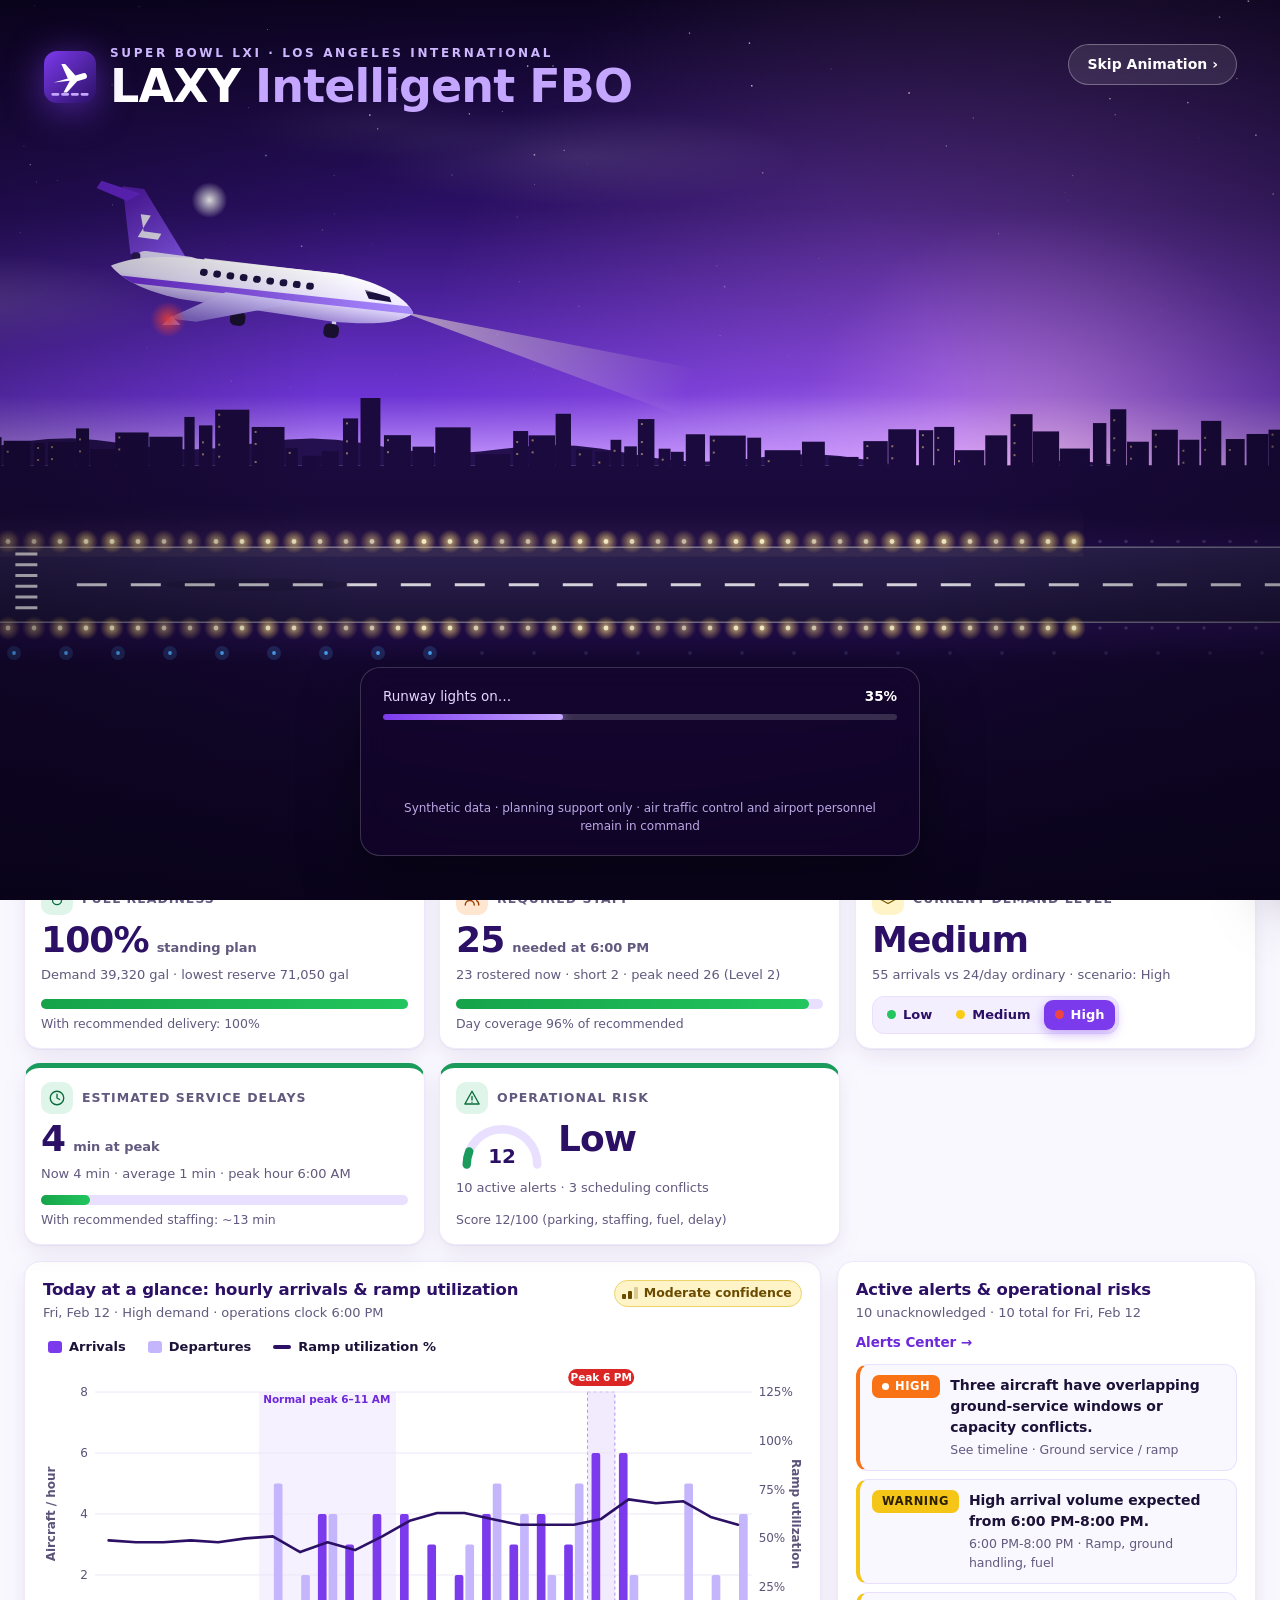
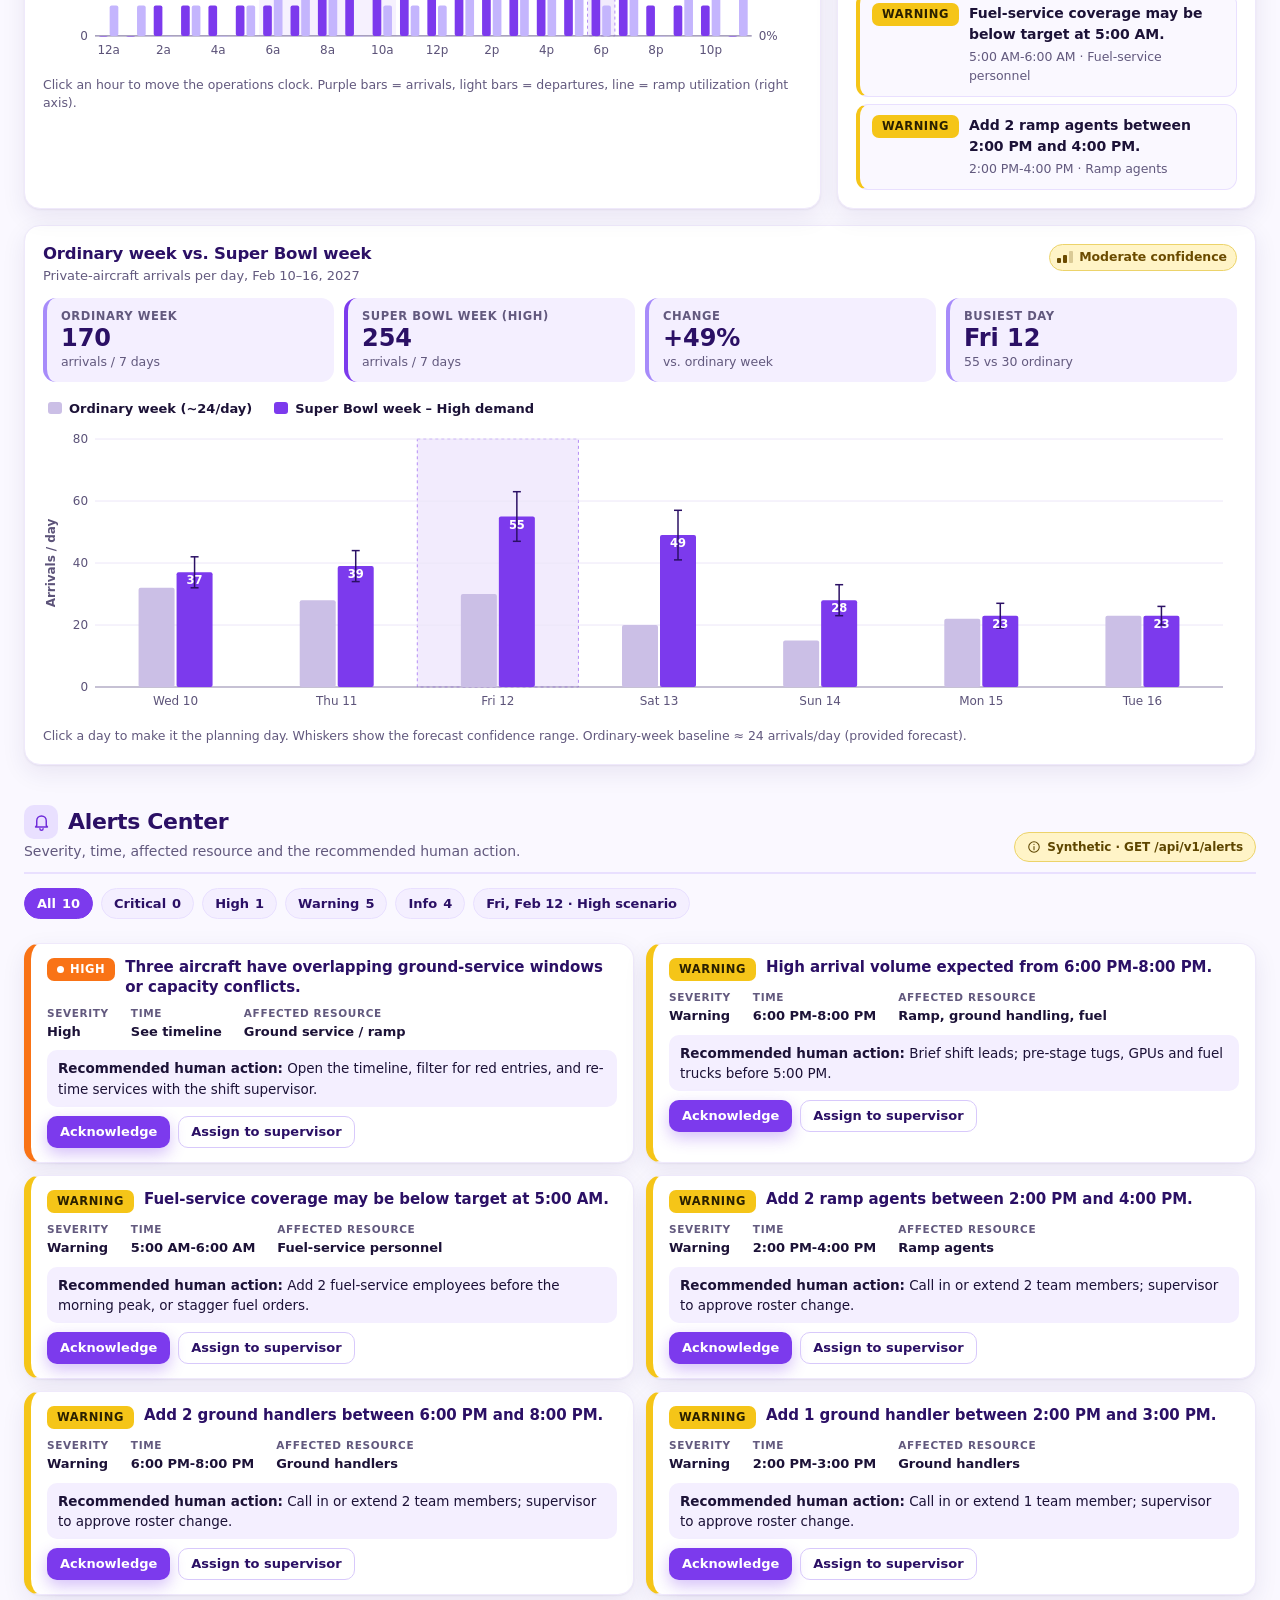
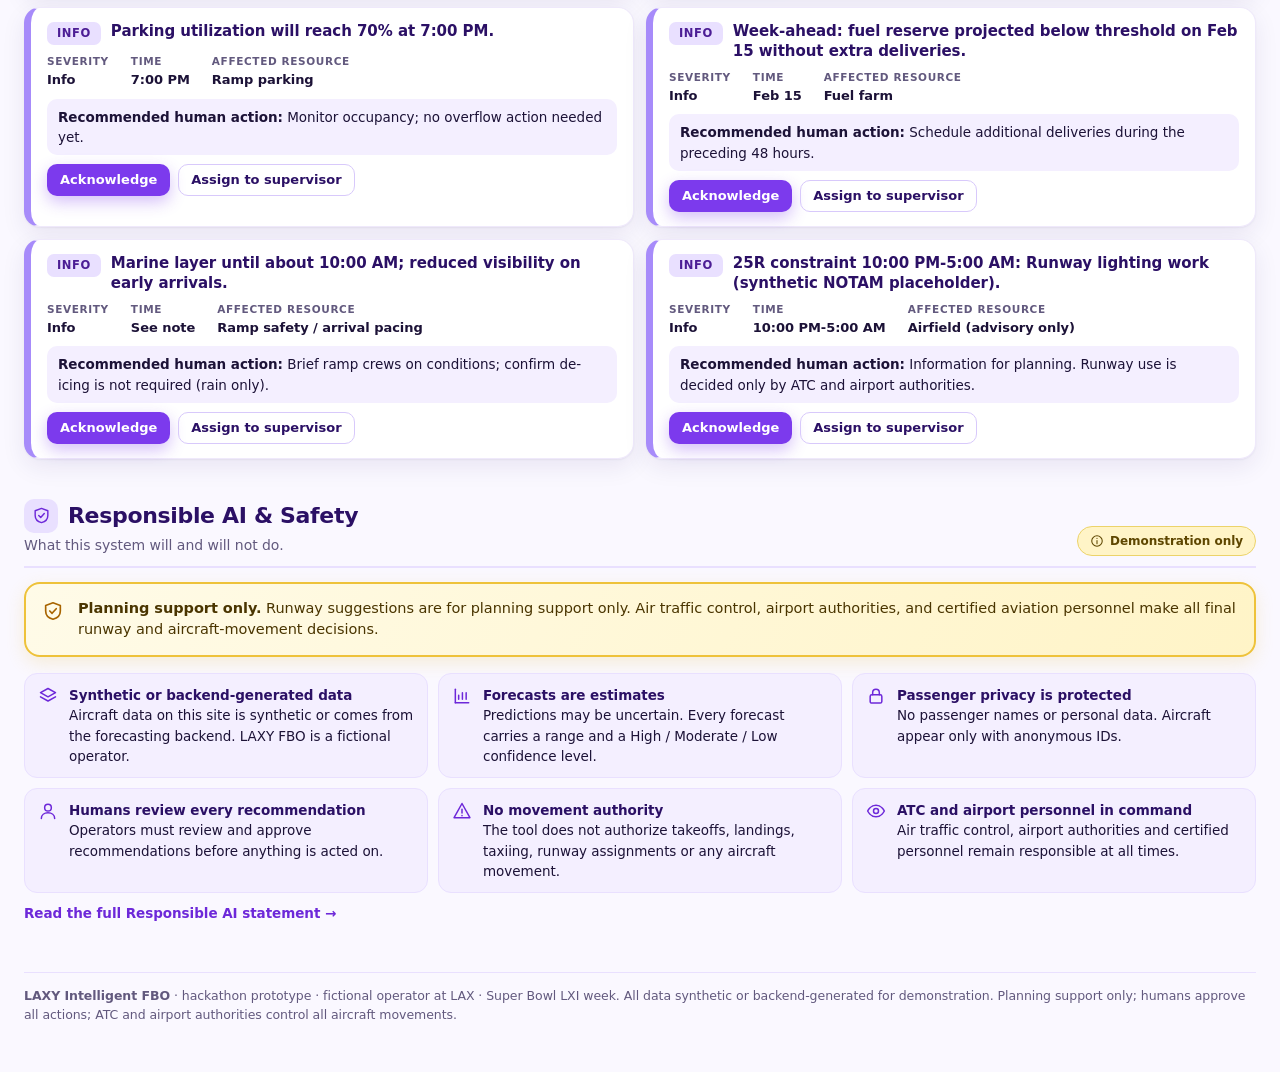
<file: index.html>
<!DOCTYPE html>
<html lang="en">
<head>
  <meta charset="utf-8">
  <meta name="viewport" content="width=device-width, initial-scale=1">
  <title>LAXY Intelligent FBO – Super Bowl LXI Operations (LAX)</title>
  <meta name="description" content="AI-powered business aviation operations center for a fictional FBO at LAX during Super Bowl LXI week, Feb 10–16, 2027. Synthetic data for demonstration; planning support only.">
  <meta name="theme-color" content="#2b1065">
  <link rel="icon" href="data:image/svg+xml,%3Csvg xmlns='http://www.w3.org/2000/svg' viewBox='0 0 32 32'%3E%3Crect width='32' height='32' rx='8' fill='%232b1065'/%3E%3Cpath d='M6 19l9-2.500L11 8h2.500l6.500 7 5-1.400a2 2 0 011.100 3.800l-5 1.400-6.500 7H12l4-7.600-9 2.500z' fill='%23c4a6ff'/%3E%3C/svg%3E">
  <link rel="stylesheet" href="css/styles.css">
</head>
<body data-scen="high" class="intro-on">
  <a class="skip" href="#main">Skip to content</a>

  <!-- ===================== LANDING ANIMATION ===================== -->
  <div id="intro" class="intro" role="dialog" aria-modal="true" aria-label="LAXY Intelligent FBO welcome animation">
    <canvas id="intro-canvas" aria-hidden="true"></canvas>
    <div class="intro-ui">
      <div class="intro-top">
        <div class="intro-brand">
          <svg viewBox="0 0 48 48" aria-hidden="true"><defs><linearGradient id="lg1" x1="0" y1="0" x2="1" y2="1"><stop offset="0" stop-color="#7c3aed"/><stop offset="1" stop-color="#2b1065"/></linearGradient></defs><rect width="48" height="48" rx="12" fill="url(#lg1)"/><path d="M9 29l13-3.600L16 12h3.600l9.400 10.500 7-2a2.800 2.800 0 011.600 5.400l-7 2-9.400 10.500H18l5.800-11z" fill="#fff"/><path d="M8 40h32" stroke="#c4a6ff" stroke-width="2.400" stroke-dasharray="5 4" stroke-linecap="round"/></svg>
          <div>
            <div class="intro-eyebrow">Super Bowl LXI &middot; Los Angeles International</div>
            <h1>LAXY <span>Intelligent FBO</span></h1>
          </div>
        </div>
        <button type="button" class="intro-skip" id="intro-skip">Skip Animation &rsaquo;</button>
      </div>
      <div class="intro-bottom">
        <div class="intro-status"><span id="intro-msg" aria-live="polite">Approaching LAX&hellip;</span><b id="intro-pct">0%</b></div>
        <div class="intro-bar" role="progressbar" aria-label="Loading operations dashboard" aria-valuemin="0" aria-valuemax="100"><span id="intro-fill"></span></div>
        <button type="button" class="intro-enter" id="intro-enter">Enter Operations Dashboard</button>
        <p class="intro-note">Synthetic data &middot; planning support only &middot; air traffic control and airport personnel remain in command</p>
      </div>
    </div>
  </div>

  <!-- ===================== NAVIGATION ===================== -->
  <header class="appbar" id="appbar">
    <div class="ab-top">
      <a class="brand" href="#dashboard" aria-label="LAXY Intelligent FBO - Dashboard">
        <svg class="logo" viewBox="0 0 48 48" aria-hidden="true"><defs><linearGradient id="lg2" x1="0" y1="0" x2="1" y2="1"><stop offset="0" stop-color="#8b5cf6"/><stop offset="1" stop-color="#3b1a85"/></linearGradient></defs><rect width="48" height="48" rx="12" fill="url(#lg2)"/><path d="M9 29l13-3.600L16 12h3.600l9.400 10.500 7-2a2.800 2.800 0 011.600 5.400l-7 2-9.400 10.500H18l5.800-11z" fill="#fff"/><path d="M8 40h32" stroke="#d8c9fb" stroke-width="2.400" stroke-dasharray="5 4" stroke-linecap="round"/></svg>
        <div><h1>LAXY <span>Intelligent FBO</span></h1><p>Super Bowl LXI Operations</p></div>
      </a>
      <div class="ab-spacer"></div>
      <div class="ab-meta">
        <div class="ab-scen"><span class="cb-label" id="scen-label">Demand level</span>
          <div class="seg seg-sm scen-seg in-bar" role="radiogroup" aria-labelledby="scen-label">
            <button type="button" role="radio" data-s="low"><i></i>Low</button><button type="button" role="radio" data-s="medium"><i></i>Medium</button><button type="button" role="radio" data-s="high"><i></i>High</button>
          </div>
        </div>
        <div class="ab-date" id="ab-date" aria-live="polite"></div>
        <button type="button" class="bell" id="bell" aria-label="Open Alerts Center" aria-haspopup="dialog"><span id="bell-ico"></span><span class="bell-badge none" id="bell-badge">0</span></button>
        <button type="button" class="menu-btn" id="menu-btn" aria-label="Open navigation menu" aria-expanded="false" aria-controls="tabs"><svg width="22" height="22" viewBox="0 0 24 24" fill="none" stroke="currentColor" stroke-width="2.2" stroke-linecap="round" aria-hidden="true"><path d="M4 7h16M4 12h16M4 17h16"/></svg></button>
      </div>
    </div>
    <nav class="tabs" id="tabs" aria-label="Operations sections"></nav>
    <div class="updbar" id="updbar" aria-hidden="true"></div>
  </header>

  <div class="modebar" role="note">
    <div class="mb-inner">
      <span class="tag-syn">SYNTHETIC DATA</span>
      <span>Estimates for demonstration. Planning support only &mdash; ATC, airport authorities and certified personnel decide all runway and aircraft-movement actions.</span>
      <span class="model-meta" id="model-meta">Loading model&hellip;</span>
    </div>
  </div>

  <div class="controlbar" id="controlbar">
    <div class="cb-group cb-dates">
      <span class="cb-label" id="date-label">Planning date &middot; Super Bowl LXI week</span>
      <div class="date-pills" id="date-pills" role="radiogroup" aria-labelledby="date-label"></div>
    </div>
    <div class="cb-group cb-scen-m">
      <span class="cb-label">Demand level</span>
      <div class="seg scen-seg" role="radiogroup" aria-label="Demand level">
        <button type="button" role="radio" data-s="low"><i></i>Low</button><button type="button" role="radio" data-s="medium"><i></i>Medium</button><button type="button" role="radio" data-s="high"><i></i>High</button>
      </div>
    </div>
    <div class="cb-group cb-time">
      <span class="cb-label" id="time-label">Operations clock (simulated)</span>
      <div class="opstime">
        <button type="button" class="play" id="btn-play" aria-label="Play operations clock" title="Play / pause the simulated operations clock"></button>
        <input type="range" id="ops-slider" min="0" max="23" step="1" aria-labelledby="time-label"><output id="ops-out" for="ops-slider"></output>
      </div>
    </div>
    <div class="cb-group cb-actions">
      <button type="button" class="btn btn-primary" id="btn-refresh" title="Request updated predictions from the forecasting backend (mock)">
        <span id="refresh-ico"></span><span class="lbl">Refresh Forecast</span>
      </button>
      <div class="menu-wrap">
        <button type="button" class="btn btn-light" id="btn-export" aria-haspopup="true" aria-expanded="false"><span id="export-ico"></span><span>Export</span></button>
        <div class="menu" id="export-menu" hidden>
          <button type="button" data-x="csv"><b>Daily schedule (CSV)</b><small>Selected date &amp; scenario, anonymized</small></button>
          <button type="button" data-x="plan"><b>Preparation plan (Markdown)</b><small>Staffing, fuel, parking, alerts, approvals</small></button>
          <button type="button" data-x="print"><b>Print / save as PDF</b><small>Current page</small></button>
        </div>
      </div>
    </div>
  </div>

  <div class="shell">
    <main id="main" tabindex="-1">

      <!-- 1 · DASHBOARD -->
      <section class="page" id="page-dashboard" data-page="dashboard" hidden>
        <div class="panel-section" id="overview">
          <div id="body-overview"></div>
          <span id="meta-overview" hidden></span>
        </div>
        <div class="panel-section" id="alerts">
          <header class="sec-head"><div><h2><span class="sh-ico" data-ico="bell"></span>Alerts Center</h2><p>Severity, time, affected resource and the recommended human action.</p></div><div class="sec-meta" id="meta-alerts"></div></header>
          <div id="body-alerts"></div>
        </div>
        <div class="panel-section" id="safety">
          <header class="sec-head"><div><h2><span class="sh-ico" data-ico="shield"></span>Responsible AI &amp; Safety</h2><p>What this system will and will not do.</p></div><div class="sec-meta" id="meta-safety"></div></header>
          <div id="body-safety"></div>
        </div>
      </section>

      <!-- 2 · ARRIVAL FORECAST -->
      <section class="page" id="page-forecast" data-page="forecast" hidden>
        <div class="page-head"><div><h2><span class="ph-ico" data-ico="chart"></span>Arrival Forecast</h2><p>Seven-day private &amp; business aviation forecast for Feb 10–16, 2027, against an ordinary week.</p></div><div class="sec-meta" id="meta-forecast"></div></div>
        <div class="panel-section" id="forecast"><div id="body-forecast"></div></div>
        <div class="panel-section" id="scenarios">
          <header class="sec-head"><div><h2><span class="sh-ico" data-ico="layers"></span>Low, Medium &amp; High Demand Scenarios</h2><p>See how each demand level changes the whole plan.</p></div><div class="sec-meta" id="meta-scenarios"></div></header>
          <div id="body-scenarios"></div>
        </div>
      </section>

      <!-- 3 · LIVE SCHEDULE -->
      <section class="page" id="page-schedule" data-page="schedule" hidden>
        <div class="page-head"><div><h2><span class="ph-ico" data-ico="clock"></span>Live Schedule</h2><p>Hourly arrival blocks with parking, fuel windows, ground-handler assignments, delays and recommended spacing. Click any aircraft for details.</p></div><div class="sec-meta" id="meta-schedule"></div></div>
        <div class="panel-section" id="schedule"><div id="body-schedule"></div></div>
      </section>

      <!-- 4 · PARKING & RAMP -->
      <section class="page" id="page-parking" data-page="parking" hidden>
        <div class="page-head"><div><h2><span class="ph-ico" data-ico="park"></span>Parking &amp; Ramp</h2><p>Color-coded ramp map and aircraft list. Final aircraft placement always needs human approval.</p></div><div class="sec-meta" id="meta-parking"></div></div>
        <div class="panel-section" id="parking"><div id="body-parking"></div></div>
      </section>

      <!-- 5 · RUNWAY OPERATIONS -->
      <section class="page" id="page-runway" data-page="runway" hidden>
        <div class="page-head"><div><h2><span class="ph-ico" data-ico="runway"></span>Runway Operations</h2><p>Advisory planning data only: expected arrival periods, availability, conflicts and recommended windows.</p></div><div class="sec-meta" id="meta-runway"></div></div>
        <div class="panel-section" id="runway"><div id="body-runway"></div></div>
      </section>

      <!-- 6 · FUEL PLANNING -->
      <section class="page" id="page-fuel" data-page="fuel" hidden>
        <div class="page-head"><div><h2><span class="ph-ico" data-ico="fuel"></span>Fuel Planning</h2><p>Demand, inventory, reserve and when to replenish.</p></div><div class="sec-meta" id="meta-fuel"></div></div>
        <div class="panel-section" id="fuel"><div id="body-fuel"></div></div>
      </section>

      <!-- 7 · STAFFING -->
      <section class="page" id="page-staffing" data-page="staffing" hidden>
        <div class="page-head"><div><h2><span class="ph-ico" data-ico="crew"></span>Staffing</h2><p>Recommended staff by hour versus who is on the roster.</p></div><div class="sec-meta" id="meta-staffing"></div></div>
        <div class="panel-section" id="staffing"><div id="body-staffing"></div></div>
      </section>

      <!-- 8 · AI OPERATIONS ASSISTANT -->
      <section class="page" id="page-assistant" data-page="assistant" hidden>
        <div class="page-head"><div><h2><span class="ph-ico" data-ico="spark"></span>AI Operations Assistant</h2><p>Ask questions in plain language. Answers use the forecast and schedule data and are planning recommendations only.</p></div><div class="sec-meta" id="meta-chat"></div></div>
        <div class="panel-section" id="chat"><div id="body-chat"></div></div>
        <div class="panel-section" id="scheduler">
          <header class="sec-head"><div><h2><span class="sh-ico" data-ico="clock"></span>Scheduling recommendations</h2><p>Advisory plan to spread arrivals, services, parking and fuel work.</p></div><div class="sec-meta" id="meta-assistant"></div></header>
          <div id="body-assistant"></div>
        </div>
      </section>

      <!-- 9 · REPORTS -->
      <section class="page" id="page-reports" data-page="reports" hidden>
        <div class="page-head"><div><h2><span class="ph-ico" data-ico="file"></span>Reports</h2><p>Exports, forecast accuracy, measurable impact and the Responsible AI statement.</p></div><div class="sec-meta" id="meta-reports"></div></div>
        <div class="panel-section" id="exports"><div id="body-reports"></div></div>
        <div class="panel-section" id="impact">
          <header class="sec-head"><div><h2><span class="sh-ico" data-ico="chart"></span>Forecast Accuracy &amp; Impact</h2><p>Measured value of the tool, with synthetic data clearly labeled.</p></div><div class="sec-meta" id="meta-impact"></div></header>
          <div id="body-impact"></div>
        </div>
        <div class="panel-section" id="responsible">
          <header class="sec-head"><div><h2><span class="sh-ico" data-ico="shield"></span>Privacy, Safety &amp; Human Oversight</h2><p>Responsible AI: what this system will and will not do.</p></div><div class="sec-meta" id="meta-responsible"></div></header>
          <div id="body-responsible"></div>
        </div>
      </section>

      <footer class="foot">
        <p><b>LAXY Intelligent FBO</b> &middot; hackathon prototype &middot; fictional operator at LAX &middot; Super Bowl LXI week. All data synthetic or backend-generated for demonstration. Planning support only; humans approve all actions; ATC and airport authorities control all aircraft movements.</p>
      </footer>
    </main>
  </div>

  <div class="scrim" id="scrim"></div>
  <aside class="drawer" id="drawer" role="dialog" aria-modal="true" aria-labelledby="dr-title" aria-hidden="true" tabindex="-1">
    <div class="dr-head"><div><h3 id="dr-title"></h3><p id="dr-sub"></p></div><button type="button" class="dr-close" id="dr-close" aria-label="Close panel">&times;</button></div>
    <div class="dr-body" id="dr-body"></div>
  </aside>

  <div id="toast-host" class="toast-host" aria-live="polite" role="status"></div>
  <div id="loading" class="loading" role="status" hidden><div class="ld-box"><div class="ld-plane" aria-hidden="true"></div><p>Updating forecast&hellip;</p></div></div>

  <script src="js/charts.js"></script>
  <script src="js/api.js"></script>
  <script src="js/forecast-data.js"></script>
  <script src="js/model.js"></script>
  <script src="js/sim.js"></script>
  <script src="js/app.js"></script>
  <script src="js/views-overview.js"></script>
  <script src="js/views-schedule.js"></script>
  <script src="js/views-parking.js"></script>
  <script src="js/views-runway.js"></script>
  <script src="js/views-ops.js"></script>
  <script src="js/chat.js"></script>
  <script src="js/views-resources.js"></script>
  <script src="js/views-insight.js"></script>
  <script src="js/intro.js"></script>
  <script>App.boot();</script>
</body>
</html>
</file>
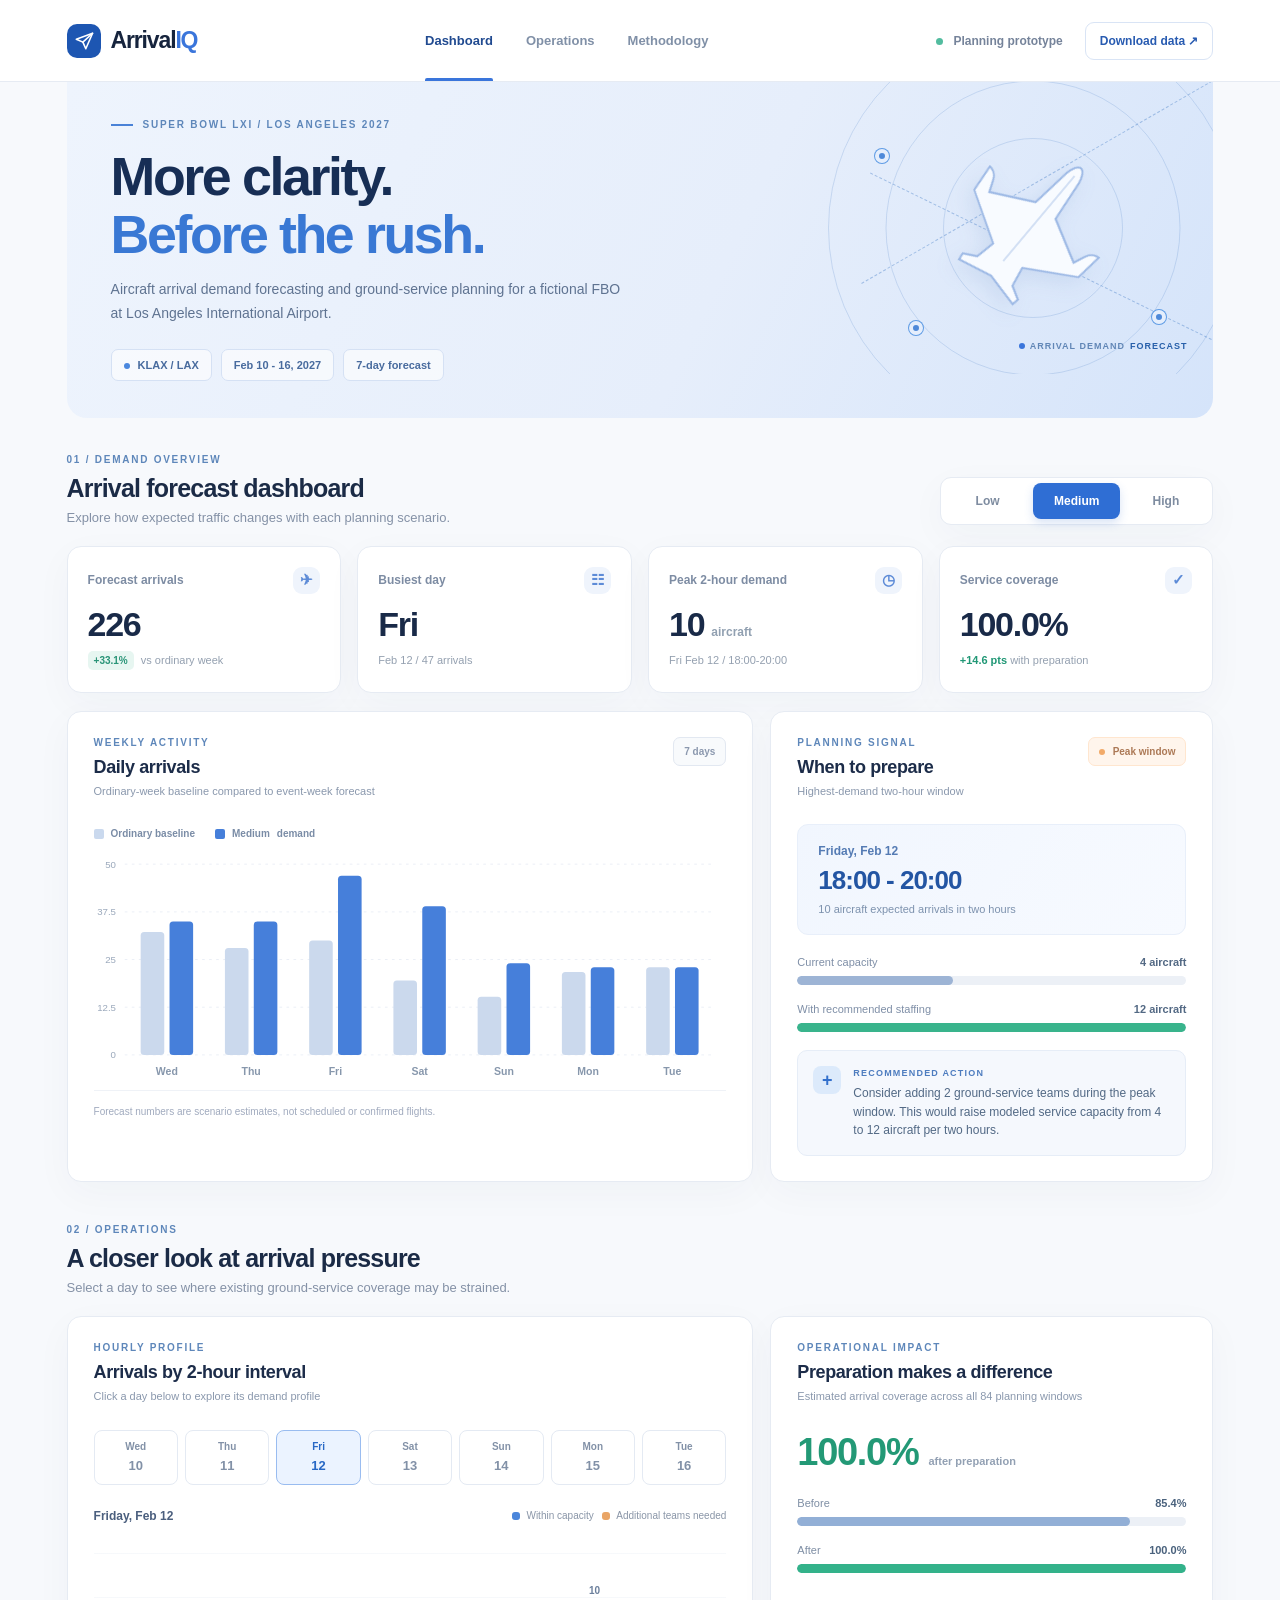
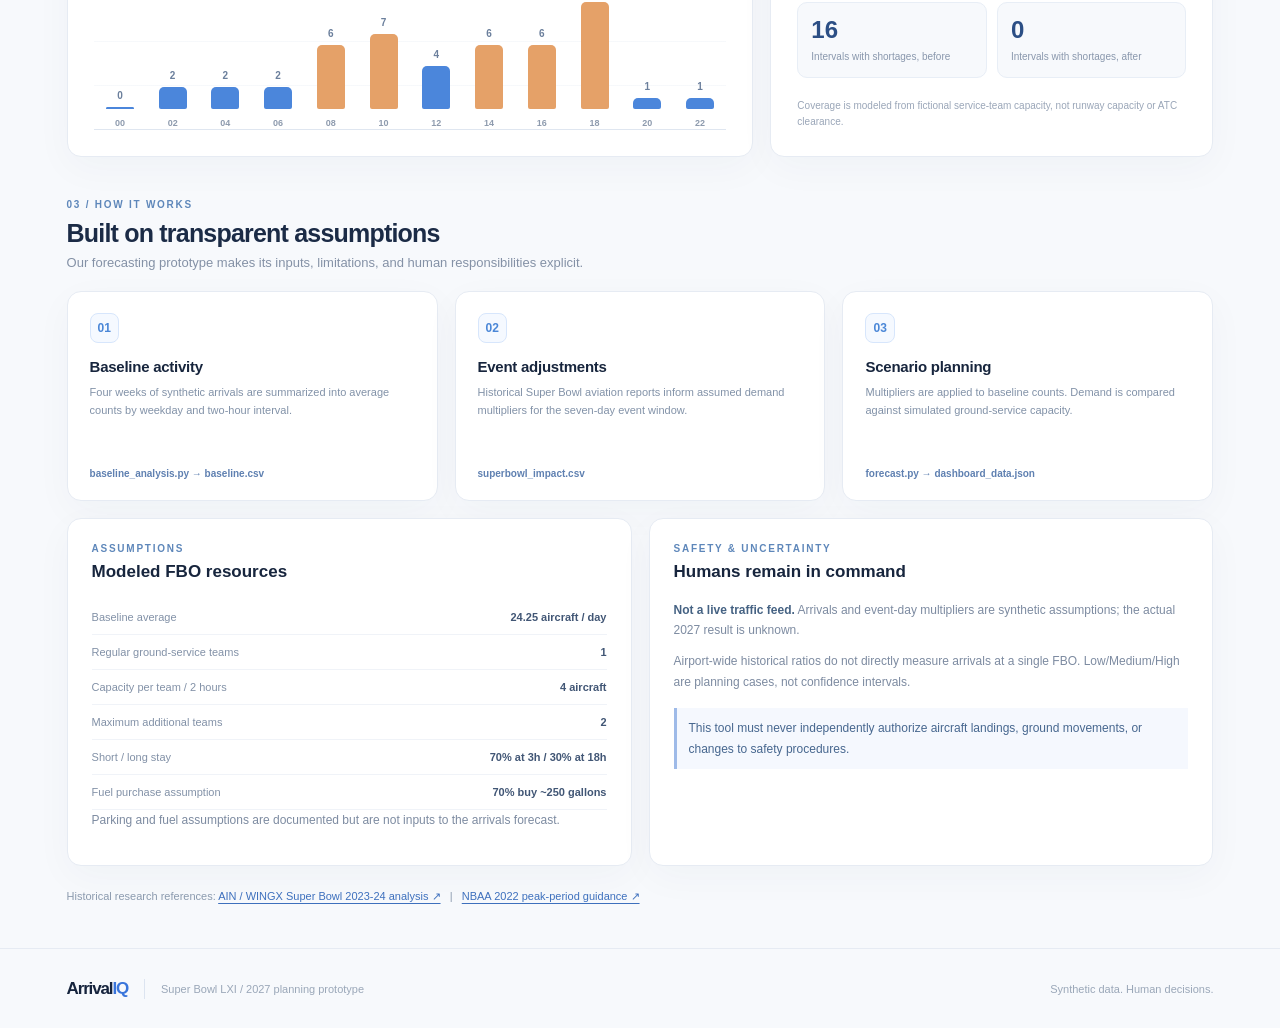
<file: full website/index.html>
<!doctype html>
<html lang="en">
<head>
  <meta charset="utf-8">
  <meta name="viewport" content="width=device-width, initial-scale=1">
  <meta name="theme-color" content="#f7f9fc">
  <meta name="description" content="ArrivalIQ: Super Bowl LXI aircraft arrival demand scenarios at a fictional LAX FBO.">
  <title>ArrivalIQ | Super Bowl LXI FBO Planning</title>
  <link rel="stylesheet" href="styles.css">
  <script src="app.js" defer></script>
</head>
<body>
  <div class="app-shell">
    <header class="site-header">
      <a class="brand" href="#top" aria-label="ArrivalIQ home">
        <span class="brand-icon" aria-hidden="true">
          <svg viewBox="0 0 28 28" fill="none"><path d="m24 5-7.9 18-3.4-7.7L5 11.9 24 5Z" stroke="currentColor" stroke-width="1.85" stroke-linejoin="round"/><path d="M12.7 15.3 24 5" stroke="currentColor" stroke-width="1.85" stroke-linecap="round"/></svg>
        </span>
        <span class="brand-word">Arrival<span>IQ</span></span>
      </a>
      <nav class="main-nav" aria-label="Main navigation">
        <a class="nav-link active" href="#dashboard">Dashboard</a>
        <a class="nav-link" href="#operations">Operations</a>
        <a class="nav-link" href="#methodology">Methodology</a>
      </nav>
      <div class="header-right"><span class="header-indicator"><span></span> Planning prototype</span><a class="header-button" href="forecast_2027.csv" download>Download data <span aria-hidden="true">&#8599;</span></a></div>
    </header>

    <main id="top">
      <section class="hero" aria-label="Introduction">
        <div class="hero-copy">
          <div class="eyebrow"><span class="eyebrow-line"></span> SUPER BOWL LXI / LOS ANGELES 2027</div>
          <h1>More clarity.<br><span>Before the rush.</span></h1>
          <p>Aircraft arrival demand forecasting and ground-service planning for a fictional FBO at Los Angeles International Airport.</p>
          <div class="hero-chips"><span class="chip"><span class="icon-dot"></span> KLAX / LAX</span><span class="chip">Feb 10 - 16, 2027</span><span class="chip">7-day forecast</span></div>
        </div>
        <div class="hero-visual" aria-hidden="true">
          <div class="radar radar-1"></div><div class="radar radar-2"></div><div class="radar radar-3"></div>
          <div class="visual-path path-one"></div><div class="visual-path path-two"></div>
          <span class="radar-point r1"></span><span class="radar-point r2"></span><span class="radar-point r3"></span>
          <svg class="hero-plane" width="166" height="166" viewBox="0 0 166 166" fill="none"><path d="M83 13c-4 0-7 7-8 13l-5 42-42 22-5-12c-2-6-8-8-11-8l3 28 49 29-4 20-13 7 1 7 35-8 35 8 1-7-13-7-4-20 49-29 3-28c-3 0-9 2-11 8l-5 12-42-22-5-42c-1-6-4-13-8-13Z" fill="#f8fbff" stroke="#9db9e5" stroke-width="2"/><path d="m83 23 0 111" stroke="#d3e0f4" stroke-width="2"/></svg>
          <div class="visual-label"><span class="visual-label-dot"></span> ARRIVAL DEMAND <strong>FORECAST</strong></div>
        </div>
      </section>

      <section id="dashboard" class="content-section">
        <div class="section-heading section-heading-flex">
          <div><div class="overline">01 / DEMAND OVERVIEW</div><h2>Arrival forecast dashboard</h2><p>Explore how expected traffic changes with each planning scenario.</p></div>
          <div class="scenario-control" role="group" aria-label="Demand scenario">
            <button type="button" data-scenario="low" aria-pressed="false">Low</button>
            <button type="button" data-scenario="medium" aria-pressed="true" class="selected">Medium</button>
            <button type="button" data-scenario="high" aria-pressed="false">High</button>
          </div>
        </div>

        <div id="loadError" class="error-panel" hidden><strong>Unable to load forecast data.</strong><p>For local viewing, serve this folder with <code>python -m http.server 8000</code>, then open <code>http://localhost:8000</code>. GitHub Pages will load the data automatically.</p></div>
        <div id="dashboardContent">
          <div class="kpi-grid">
            <article class="kpi-card"><div class="kpi-top"><span>Forecast arrivals</span><span class="kpi-icon" aria-hidden="true">&#9992;</span></div><div class="kpi-value" id="kpiTotal">--</div><div class="kpi-footer"><span class="kpi-tag" id="kpiIncrease">--</span> vs ordinary week</div></article>
            <article class="kpi-card"><div class="kpi-top"><span>Busiest day</span><span class="kpi-icon" aria-hidden="true">&#9783;</span></div><div class="kpi-value" id="kpiPeakDay">--</div><div class="kpi-footer" id="kpiPeakDayDetail">--</div></article>
            <article class="kpi-card"><div class="kpi-top"><span>Peak 2-hour demand</span><span class="kpi-icon" aria-hidden="true">&#9719;</span></div><div class="kpi-value"><span id="kpiPeakCount">--</span><span class="kpi-unit">aircraft</span></div><div class="kpi-footer" id="kpiPeakDetail">--</div></article>
            <article class="kpi-card"><div class="kpi-top"><span>Service coverage</span><span class="kpi-icon" aria-hidden="true">&#10003;</span></div><div class="kpi-value" id="kpiCoverage">--</div><div class="kpi-footer"><span class="positive-text" id="kpiCoverageDiff">--</span> with preparation</div></article>
          </div>

          <div class="dashboard-grid">
            <article class="panel chart-panel">
              <div class="panel-heading"><div><div class="card-label">WEEKLY ACTIVITY</div><h3>Daily arrivals</h3><p>Ordinary-week baseline compared to event-week forecast</p></div><div class="tiny-pill">7 days</div></div>
              <div class="chart-legend"><span><i class="legend-swatch baseline"></i> Ordinary baseline</span><span><i class="legend-swatch predicted"></i> <span id="scenarioLegend">Medium</span> demand</span></div>
              <div class="daily-chart-wrap"><svg id="dailyChart" viewBox="0 0 720 268" role="img" aria-label="Daily baseline versus forecast bar chart"></svg></div>
              <div class="chart-footnote">Forecast numbers are scenario estimates, not scheduled or confirmed flights.</div>
            </article>
            <article class="panel insight-panel">
              <div class="panel-heading"><div><div class="card-label">PLANNING SIGNAL</div><h3>When to prepare</h3><p>Highest-demand two-hour window</p></div><span class="pulse-badge"><span></span> Peak window</span></div>
              <div class="peak-time-wrap"><div class="peak-date" id="peakDateText">--</div><div class="peak-time" id="peakTimeText">--</div><div class="peak-time-caption"><span id="peakWindowCount">--</span> expected arrivals in two hours</div></div>
              <div class="capacity-comparison"><div class="capacity-label"><span>Current capacity</span><strong id="regularCapacityText">4 aircraft</strong></div><div class="capacity-track"><span class="capacity-progress baseline-bar" id="capacityBeforeBar"></span></div><div class="capacity-label"><span>With recommended staffing</span><strong id="plannedCapacityText">--</strong></div><div class="capacity-track"><span class="capacity-progress after-bar" id="capacityAfterBar"></span></div></div>
              <div class="recommendation-strip"><div class="recommendation-icon">+</div><div><div class="recommendation-label">RECOMMENDED ACTION</div><p id="recommendationText">--</p></div></div>
            </article>
          </div>
        </div>
      </section>

      <section id="operations" class="content-section">
        <div class="section-heading"><div class="overline">02 / OPERATIONS</div><h2>A closer look at arrival pressure</h2><p>Select a day to see where existing ground-service coverage may be strained.</p></div>
        <div class="operations-grid">
          <article class="panel hourly-panel">
            <div class="panel-heading"><div><div class="card-label">HOURLY PROFILE</div><h3>Arrivals by 2-hour interval</h3><p>Click a day below to explore its demand profile</p></div></div>
            <div class="date-tabs" id="dateTabs" role="group" aria-label="Select date"></div>
            <div class="hourly-title-row"><strong id="selectedDateTitle">--</strong><span><span class="small-dot blue"></span> Within capacity &nbsp; <span class="small-dot amber"></span> Additional teams needed</span></div>
            <div id="hourlyChart" class="hourly-chart" aria-label="Arrivals by two-hour period"></div>
          </article>
          <article class="panel capacity-panel">
            <div class="panel-heading"><div><div class="card-label">OPERATIONAL IMPACT</div><h3>Preparation makes a difference</h3><p>Estimated arrival coverage across all 84 planning windows</p></div></div>
            <div class="coverage-number"><span id="coverageAfterNumber">--</span><small>after preparation</small></div>
            <div class="coverage-rows"><div class="coverage-row"><span>Before</span><strong id="coverageBeforeLabel">--</strong></div><div class="coverage-track"><div id="coverageBeforeBar"></div></div><div class="coverage-row"><span>After</span><strong id="coverageAfterLabel">--</strong></div><div class="coverage-track"><div class="green-fill" id="coverageAfterBar"></div></div></div>
            <div class="small-stats"><div><strong id="shortageBefore">--</strong><span>Intervals with shortages, before</span></div><div><strong id="shortageAfter">--</strong><span>Intervals with shortages, after</span></div></div>
            <p class="model-note">Coverage is modeled from fictional service-team capacity, not runway capacity or ATC clearance.</p>
          </article>
        </div>
      </section>

      <section id="methodology" class="content-section methodology-section">
        <div class="section-heading"><div class="overline">03 / HOW IT WORKS</div><h2>Built on transparent assumptions</h2><p>Our forecasting prototype makes its inputs, limitations, and human responsibilities explicit.</p></div>
        <div class="method-grid">
          <div class="method-card"><div class="method-no">01</div><h3>Baseline activity</h3><p>Four weeks of synthetic arrivals are summarized into average counts by weekday and two-hour interval.</p><div class="method-tag">baseline_analysis.py &rarr; baseline.csv</div></div>
          <div class="method-card"><div class="method-no">02</div><h3>Event adjustments</h3><p>Historical Super Bowl aviation reports inform assumed demand multipliers for the seven-day event window.</p><div class="method-tag">superbowl_impact.csv</div></div>
          <div class="method-card"><div class="method-no">03</div><h3>Scenario planning</h3><p>Multipliers are applied to baseline counts. Demand is compared against simulated ground-service capacity.</p><div class="method-tag">forecast.py &rarr; dashboard_data.json</div></div>
        </div>
        <div class="detail-grid">
          <article class="detail-card"><div class="card-label">ASSUMPTIONS</div><h3>Modeled FBO resources</h3><div class="detail-row"><span>Baseline average</span><strong id="assumptionDaily">--</strong></div><div class="detail-row"><span>Regular ground-service teams</span><strong id="assumptionTeams">--</strong></div><div class="detail-row"><span>Capacity per team / 2 hours</span><strong id="assumptionCapacity">--</strong></div><div class="detail-row"><span>Maximum additional teams</span><strong id="assumptionExtra">--</strong></div><div class="detail-row"><span>Short / long stay</span><strong id="assumptionParking">--</strong></div><div class="detail-row"><span>Fuel purchase assumption</span><strong id="assumptionFuel">--</strong></div><p class="model-note">Parking and fuel assumptions are documented but are not inputs to the arrivals forecast.</p></article>
          <article class="detail-card"><div class="card-label">SAFETY & UNCERTAINTY</div><h3>Humans remain in command</h3><p><strong>Not a live traffic feed.</strong> Arrivals and event-day multipliers are synthetic assumptions; the actual 2027 result is unknown.</p><p>Airport-wide historical ratios do not directly measure arrivals at a single FBO. Low/Medium/High are planning cases, not confidence intervals.</p><p class="safety-callout">This tool must never independently authorize aircraft landings, ground movements, or changes to safety procedures.</p></article>
        </div>
        <div class="footer-sources">Historical research references: <a href="https://www.ainonline.com/aviation-news/business-aviation/2024-02-13/super-bowl-draws-flocks-aircraft-numbers-down-previous" target="_blank" rel="noopener noreferrer">AIN / WINGX Super Bowl 2023-24 analysis &#8599;</a> &nbsp; | &nbsp; <a href="https://nbaa.org/aircraft-operations/airspace/regional/super-bowl-lvi/" target="_blank" rel="noopener noreferrer">NBAA 2022 peak-period guidance &#8599;</a></div>
      </section>
    </main>
    <footer class="site-footer"><div><span class="footer-brand">Arrival<span>IQ</span></span><span class="footer-divider"></span> Super Bowl LXI / 2027 planning prototype</div><span>Synthetic data. Human decisions.</span></footer>
  </div>
</body>
</html>
</file>
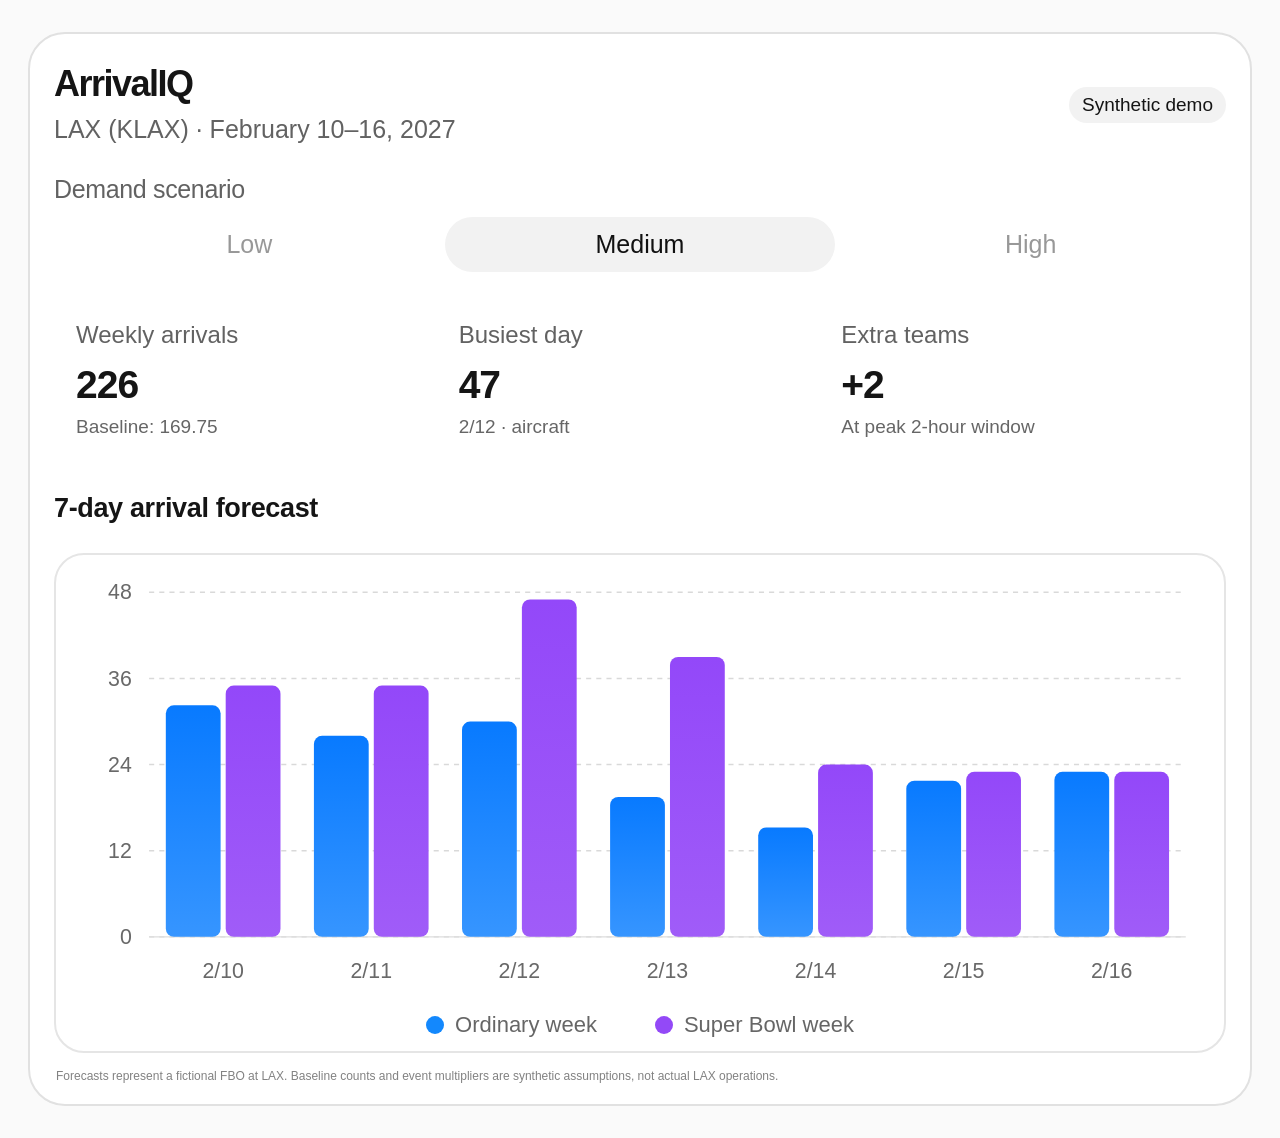
<file: simple website/index.html>
<!doctype html>
<html lang="en">
<head>
  <meta charset="utf-8">
  <meta name="viewport" content="width=device-width, initial-scale=1">
  <meta name="color-scheme" content="light">
  <meta name="description" content="ArrivalIQ - seven-day LAX FBO arrival forecast scenarios, using synthetic team data.">
  <title>ArrivalIQ · LAX Arrival Forecast</title>
  <style>
    :root { color-scheme:light; font-family: Inter, -apple-system, BlinkMacSystemFont, "Segoe UI", Arial, sans-serif; --text:#151515; --secondary:#666; --muted:#9a9a9a; --border:#e4e4e7; --blue:#1388fd; --purple:#9349f7; }
    * { box-sizing: border-box; }
    body { margin:0; background:#fafafa; color:var(--text); -webkit-font-smoothing:antialiased; }
    main { max-width:1224px; margin:32px auto; padding:29px 24px 19px; border:2px solid #e1e1e1; background:#fff; border-radius:37px; }
    .heading { display:flex; align-items:flex-start; justify-content:space-between; gap:12px; }
    h1 { margin:0 0 8px; font-size:36px; font-weight:720; letter-spacing:-1.5px; line-height:1.15; }
    .subtitle { margin:0; font-size:25px; color:#626262; line-height:1.4; }
    .badge { align-self:center; border-radius:999px; background:#f2f2f2; padding:7px 13px; font-size:19px; line-height:1.15; white-space:nowrap; }
    .scenario-title { margin:28px 0 13px; font-size:25px; font-weight:500; color:#626262; }
    .segmented { display:grid; grid-template-columns:repeat(3,1fr); gap:0; align-items:center; margin:0 0 49px; }
    .segmented button { display:block; appearance:none; border:0; background:transparent; color:#989898; border-radius:999px; font:inherit; font-size:25px; padding:13px 9px; cursor:pointer; transition: background .18s ease,color .18s ease; }
    .segmented button.selected { background:#f2f2f2; color:#111; }
    .segmented button:focus-visible { outline:3px solid #a9d5ff; outline-offset:2px; }
    .segmented button:hover:not(.selected) { color:#555; }
    .kpis { display:grid; grid-template-columns:repeat(3,minmax(0,1fr)); gap:20px; padding:0 22px; margin-bottom:55px; }
    .kpi-label { display:block; color:#626262; font-size:24px; margin-bottom:12px; }
    .kpi-number { display:block; font-size:39px; font-weight:680; letter-spacing:-1px; line-height:1.24; font-variant-numeric:tabular-nums; }
    .kpi-detail { display:block; color:#666; font-size:19px; margin-top:6px; }
    h2 { font-size:27px; margin:0 0 29px; letter-spacing:-.35px; }
    .chart-shell { border:2px solid #e5e5e5; border-radius:30px; padding:18px 25px 10px; position:relative; }
    .chart-stage { position:relative; width:100%; }
    svg { width:100%; height:auto; aspect-ratio:1100 / 415; display:block; overflow:visible; }
    .chart-grid { stroke:#d9d9d9; stroke-dasharray:5 5; stroke-width:1.4; }
    .chart-tick { fill:#696969; font-size:21px; }
    .chart-date { fill:#696969; font-size:21px; }
    .legend { display:flex; justify-content:center; gap:58px; align-items:center; flex-wrap:wrap; color:#666; font-size:22px; margin:17px 0 3px; }
    .legend span { display:inline-flex; gap:11px; align-items:center; }
    .swatch { display:inline-block; width:18px; height:18px; border-radius:50%; }
    .swatch.blue { background:var(--blue); } .swatch.purple { background:var(--purple); }
    .tooltip { position:absolute; z-index:2; background:white; border:1px solid #dedede; padding:14px 16px; border-radius:13px; box-shadow:0 8px 28px #0002; pointer-events:none; transform:translate(-50%,-100%); font-size:17px; min-width:226px; opacity:0; transition:opacity .12s; line-height:1.5; }
    .tooltip.visible { opacity:1; }
    .tooltip .tip-heading { font-weight:600; font-size:15px; margin-bottom:8px; }
    .tooltip .tip-row { display:flex; justify-content:space-between; gap:15px; color:#606060; white-space:nowrap; }
    .tooltip b { color:#111; }
    .tooltip .tip-dot { display:inline-block; height:10px; width:10px; border-radius:50%; margin-right:7px; }
    .chart-hit { cursor:crosshair; fill:transparent; }
    .footnote { margin:14px 2px 0; color:#828282; font-size:12px; line-height:1.5; }
    @media(max-width:900px) {
      main { margin:16px; padding:25px 18px 17px; border-radius:25px; }
      h1 { font-size:32px; } .subtitle,.scenario-title { font-size:20px; }
      .badge { font-size:13px; } .segmented button { font-size:20px; }
      .kpis { padding:0; gap:12px; margin-bottom:38px; }
      .kpi-label { font-size:17px; } .kpi-number { font-size:30px; } .kpi-detail { font-size:14px; }
      h2 { font-size:23px; margin-bottom:20px; }
      .chart-shell { padding:14px 8px 10px; border-radius:18px; }
      .legend { font-size:14px; gap:18px; } .swatch { width:11px; height:11px; }
      .footnote { font-size:11px; }
    }
    @media(max-width:520px) {
      main { margin:8px; padding:18px 14px; border-radius:22px; }
      h1 { font-size:28px; letter-spacing:-.8px; } .subtitle { font-size:15px; }
      .badge { font-size:10px; padding:5px 9px; }
      .scenario-title { font-size:17px; margin:27px 0 8px; }
      .segmented { margin-bottom:28px; } .segmented button { font-size:16px; padding:10px 6px; }
      .kpis { gap:8px; margin-bottom:32px; }
      .kpi-label { font-size:12px; margin-bottom:5px; }
      .kpi-number { font-size:24px; } .kpi-detail { font-size:10px; }
      h2 { font-size:20px; margin-bottom:15px; }
      .chart-shell { padding:5px 5px 12px; border-width:1px; }
      svg { aspect-ratio:1100 / 520; }
      .legend { margin-top:8px; font-size:11px; gap:10px; }
      .legend span { gap:4px; } .swatch { width:9px; height:9px; }
      .tooltip { font-size:12px; min-width:165px; padding:9px 12px; }
    }
  </style>
</head>
<body>
<main>
  <header class="heading">
    <div><h1>ArrivalIQ</h1><p class="subtitle">LAX (KLAX) · February 10–16, 2027</p></div>
    <span class="badge">Synthetic demo</span>
  </header>
  <section aria-labelledby="scenarioHeading">
    <h2 class="scenario-title" id="scenarioHeading">Demand scenario</h2>
    <div class="segmented" role="group" aria-label="Demand scenario">
      <button type="button" data-scenario="low" aria-pressed="false">Low</button>
      <button type="button" data-scenario="medium" class="selected" aria-pressed="true">Medium</button>
      <button type="button" data-scenario="high" aria-pressed="false">High</button>
    </div>
  </section>
  <section class="kpis" aria-label="Forecast summary">
    <div><span class="kpi-label">Weekly arrivals</span><strong class="kpi-number" id="weekly">—</strong><span class="kpi-detail" id="baseline">Baseline: —</span></div>
    <div><span class="kpi-label">Busiest day</span><strong class="kpi-number" id="busiest">—</strong><span class="kpi-detail" id="busiestDate">—</span></div>
    <div><span class="kpi-label">Extra teams</span><strong class="kpi-number" id="teams">—</strong><span class="kpi-detail">At peak 2-hour window</span></div>
  </section>
  <section aria-labelledby="chartTitle">
    <h2 id="chartTitle">7-day arrival forecast</h2>
    <div class="chart-shell">
      <div class="chart-stage">
        <svg id="forecastChart" viewBox="0 0 1100 415" role="img" aria-label="Seven day bar chart showing baseline and Super Bowl arrival predictions"></svg>
        <div class="tooltip" id="tooltip" aria-hidden="true"></div>
      </div>
      <div class="legend"><span><i class="swatch blue"></i> Ordinary week</span><span><i class="swatch purple"></i> Super Bowl week</span></div>
    </div>
    <p class="footnote">Forecasts represent a fictional FBO at LAX. Baseline counts and event multipliers are synthetic assumptions, not actual LAX operations.</p>
  </section>
</main>
<script id="forecastDataset" type="application/json">{"metadata":{"airport":"Los Angeles International Airport (LAX / KLAX)","forecast_start":"2027-02-10","forecast_end":"2027-02-16","note":"Synthetic, fictional FBO scenario. Not real LAX arrival counts."},"baseline_weekly":169.75,"scenarios":{"low":{"weekly_arrivals":197,"peak_date":"2027-02-12","peak_day_arrivals":38,"extra_teams":1,"peak_window":{"date":"2027-02-12","label":"18:00-20:00","arrivals":8,"capacity_before":4,"capacity_after":8},"coverage_before_pct":90.9,"coverage_after_pct":100.0,"daily":[{"date":"2027-02-10","baseline":32.25,"forecast":34},{"date":"2027-02-11","baseline":28.0,"forecast":32},{"date":"2027-02-12","baseline":30.0,"forecast":38},{"date":"2027-02-13","baseline":19.5,"forecast":29},{"date":"2027-02-14","baseline":15.25,"forecast":19},{"date":"2027-02-15","baseline":21.75,"forecast":22},{"date":"2027-02-16","baseline":23.0,"forecast":23}]},"medium":{"weekly_arrivals":226,"peak_date":"2027-02-12","peak_day_arrivals":47,"extra_teams":2,"peak_window":{"date":"2027-02-12","label":"18:00-20:00","arrivals":10,"capacity_before":4,"capacity_after":12},"coverage_before_pct":85.4,"coverage_after_pct":100.0,"daily":[{"date":"2027-02-10","baseline":32.25,"forecast":35},{"date":"2027-02-11","baseline":28.0,"forecast":35},{"date":"2027-02-12","baseline":30.0,"forecast":47},{"date":"2027-02-13","baseline":19.5,"forecast":39},{"date":"2027-02-14","baseline":15.25,"forecast":24},{"date":"2027-02-15","baseline":21.75,"forecast":23},{"date":"2027-02-16","baseline":23.0,"forecast":23}]},"high":{"weekly_arrivals":254,"peak_date":"2027-02-12","peak_day_arrivals":55,"extra_teams":2,"peak_window":{"date":"2027-02-12","label":"18:00-20:00","arrivals":12,"capacity_before":4,"capacity_after":12},"coverage_before_pct":79.1,"coverage_after_pct":100.0,"daily":[{"date":"2027-02-10","baseline":32.25,"forecast":37},{"date":"2027-02-11","baseline":28.0,"forecast":39},{"date":"2027-02-12","baseline":30.0,"forecast":55},{"date":"2027-02-13","baseline":19.5,"forecast":49},{"date":"2027-02-14","baseline":15.25,"forecast":28},{"date":"2027-02-15","baseline":21.75,"forecast":23},{"date":"2027-02-16","baseline":23.0,"forecast":23}]}}}</script>
<script>
  'use strict';
  const DATA=JSON.parse(document.getElementById('forecastDataset').textContent);
  const svg=document.getElementById('forecastChart');
  const tooltip=document.getElementById('tooltip');
  const ns='http://www.w3.org/2000/svg';
  const colors={blue:'#1388fd',purple:'#9349f7'};
  const fmtMonthDay=d=>{const [y,m,day]=d.split('-');return `${Number(m)}/${Number(day)}`;};
  function create(tag,attrs={},parent=svg){const node=document.createElementNS(ns,tag);for(const [k,v] of Object.entries(attrs))node.setAttribute(k,String(v));parent.appendChild(node);return node;}
  function showTooltip(event, datum, group, viewX){
    const box=svg.getBoundingClientRect();
    const stage=svg.parentElement.getBoundingClientRect();
    const left=Math.max(90,Math.min(stage.width-90,(viewX/1100)*box.width));
    const top=Math.max(70,event.clientY-stage.top-8);
    tooltip.style.left=`${left}px`;tooltip.style.top=`${top}px`;
    tooltip.innerHTML=`<div class="tip-heading">${fmtMonthDay(datum.date)} · ${group===0?'Ordinary week':'Super Bowl week'}</div><div class="tip-row"><span><i class="tip-dot" style="background:${colors.blue}"></i>Ordinary week</span><b>${Number(datum.baseline.toFixed(2))}</b></div><div class="tip-row"><span><i class="tip-dot" style="background:${colors.purple}"></i>Super Bowl week</span><b>${datum.forecast}</b></div>`;
    tooltip.classList.add('visible');tooltip.setAttribute('aria-hidden','false');
  }
  function hideTooltip(){tooltip.classList.remove('visible');tooltip.setAttribute('aria-hidden','true');}
  function renderChart(rows){
    svg.replaceChildren();hideTooltip();
    const defs=create('defs');
    const blue=create('linearGradient',{id:'blueGradient',x1:'0%',x2:'0%',y1:'0%',y2:'100%'},defs);
    create('stop',{offset:'0%', 'stop-color':'#087aff'},blue);create('stop',{offset:'100%', 'stop-color':'#3695ff'},blue);
    const purple=create('linearGradient',{id:'purpleGradient',x1:'0%',x2:'0%',y1:'0%',y2:'100%'},defs);
    create('stop',{offset:'0%', 'stop-color':'#9348f9'},purple);create('stop',{offset:'100%', 'stop-color':'#a05cf8'},purple);
    const left=67,right=13,top=19,bottom=57,W=1100-left-right,H=415-top-bottom;
    const max=Math.max(...rows.flatMap(r=>[r.baseline,r.forecast]));
    const ceiling=Math.ceil(max/4)*4;
    for(let i=0;i<=4;i++){
      const val=ceiling*i/4, y=top+H-(val/ceiling)*H;
      create('line',{x1:left,y1:y,x2:left+W,y2:y,class:'chart-grid'});
      const text=create('text',{x:left-17,y:y+7,'text-anchor':'end',class:'chart-tick'});
      text.textContent=String(Math.round(val*10)/10);
    }
    create('line',{x1:left,y1:top+H,x2:left+W,y2:top+H,stroke:'#ddd','stroke-width':'1.4'});
    const group=W/rows.length,bar=Math.min(56,group*.37),gap=5;
    rows.forEach((row,i)=>{
      const cx=left+(i+.5)*group;
      const blueH=row.baseline/ceiling*H, purpleH=row.forecast/ceiling*H;
      const barInfo=[{x:cx-bar-gap/2,h:blueH,fill:'url(#blueGradient)'},{x:cx+gap/2,h:purpleH,fill:'url(#purpleGradient)'}];
      barInfo.forEach((b,j)=>{
        create('rect',{x:b.x,y:top+H-b.h,width:bar,height:b.h,rx:8,fill:b.fill});
        const hit=create('rect',{x:b.x-4,y:top,width:bar+8,height:H,class:'chart-hit','tabindex':'0','role':'img','aria-label':`${fmtMonthDay(row.date)} ${j?'Super Bowl week':'Ordinary week'}: ${j?row.forecast:row.baseline} aircraft`});
        hit.addEventListener('pointerenter',e=>showTooltip(e,row,j,cx));
        hit.addEventListener('pointermove',e=>showTooltip(e,row,j,cx));
        hit.addEventListener('pointerleave',hideTooltip);
        hit.addEventListener('focus',()=>showTooltip({clientY:top+H*.5+(svg.getBoundingClientRect().top)},row,j,cx));
        hit.addEventListener('blur',hideTooltip);
      });
      const label=create('text',{x:cx,y:top+H+40,'text-anchor':'middle',class:'chart-date'});
      label.textContent=fmtMonthDay(row.date);
    });
  }
  function render(key){
    const data=DATA.scenarios[key];
    document.getElementById('weekly').textContent=data.weekly_arrivals;
    document.getElementById('baseline').textContent=`Baseline: ${Number(DATA.baseline_weekly.toFixed(2)).toLocaleString('en-US')}`;
    document.getElementById('busiest').textContent=data.peak_day_arrivals;
    document.getElementById('busiestDate').textContent=`${fmtMonthDay(data.peak_date)} · aircraft`;
    document.getElementById('teams').textContent=`+${data.extra_teams}`;
    document.querySelectorAll('[data-scenario]').forEach(button=>{const selected=button.dataset.scenario===key;button.classList.toggle('selected',selected);button.setAttribute('aria-pressed',String(selected));});
    renderChart(data.daily);
  }
  document.querySelectorAll('[data-scenario]').forEach(button=>button.addEventListener('click',()=>render(button.dataset.scenario)));
  render('medium');
</script>
</body>
</html>
</file>
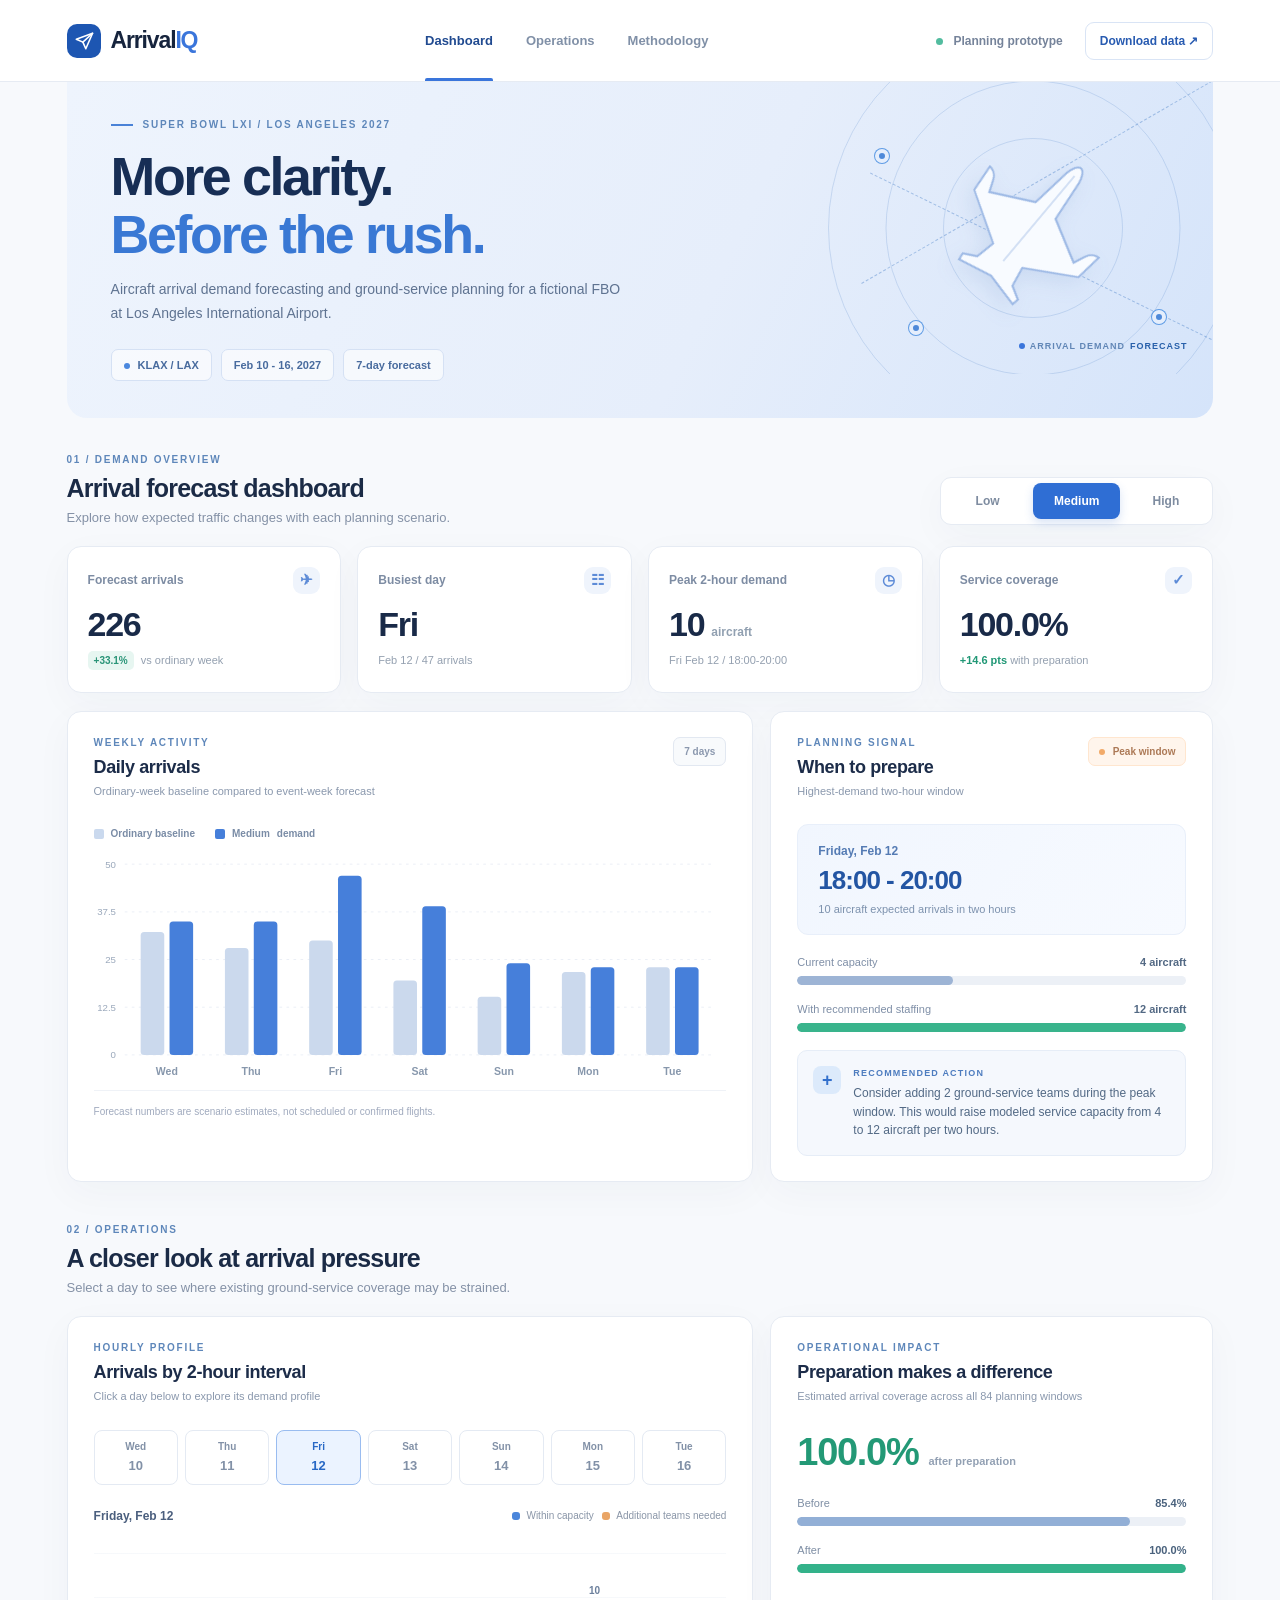
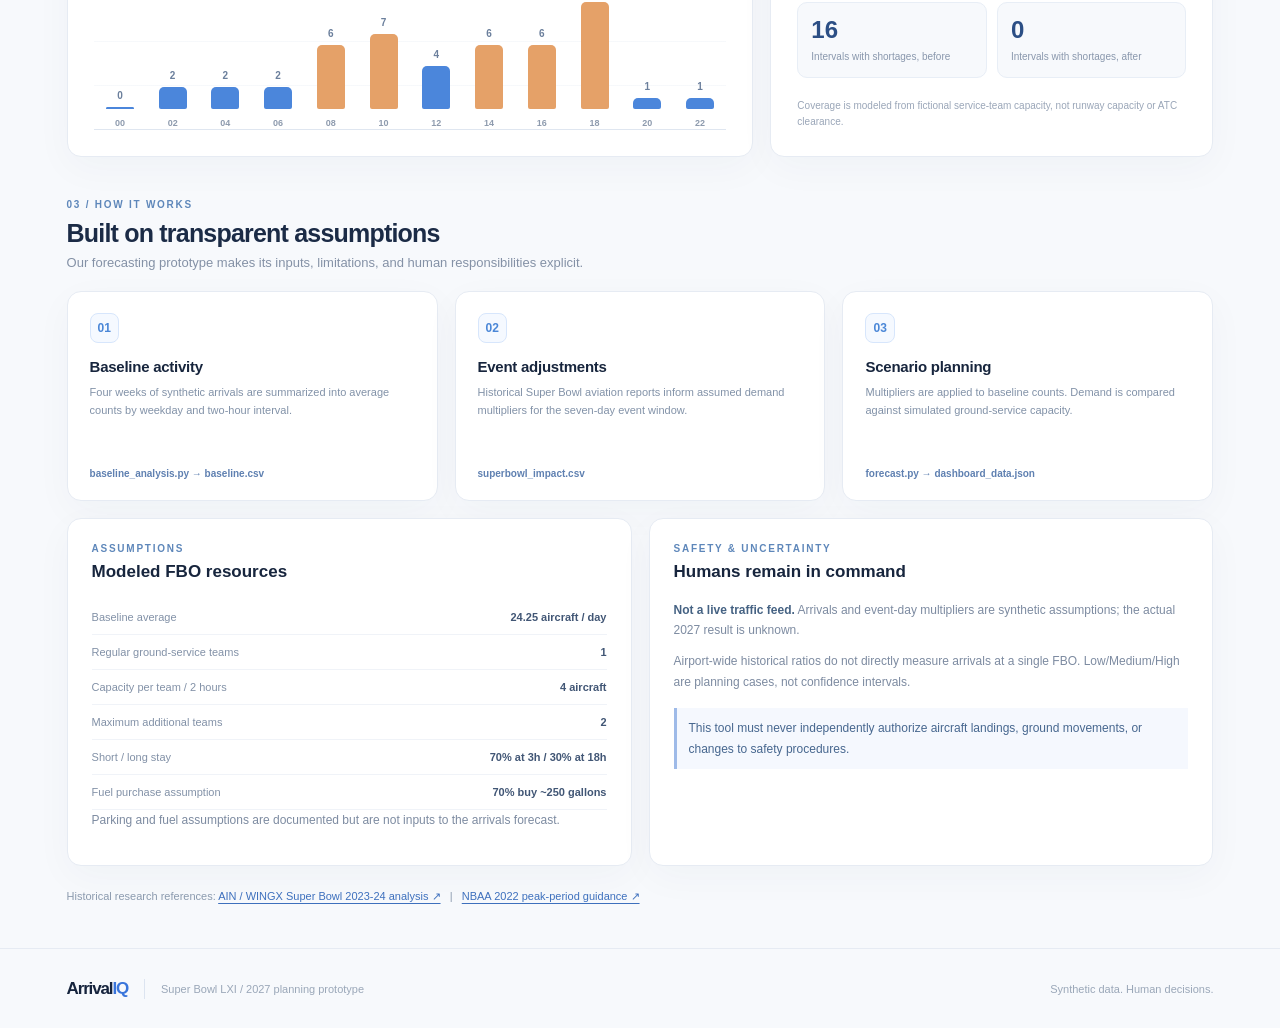
<file: offline_demo.html>
<!doctype html>
<html lang="en">
<head>
  <meta charset="utf-8">
  <meta name="viewport" content="width=device-width, initial-scale=1">
  <meta name="theme-color" content="#f7f9fc">
  <meta name="description" content="ArrivalIQ: Super Bowl LXI aircraft arrival demand scenarios at a fictional LAX FBO.">
  <title>ArrivalIQ | Super Bowl LXI FBO Planning</title>
  <style>:root{color-scheme:light;--bg:#f7f9fc;--surface:#fff;--ink:#17253d;--ink-strong:#0e1c35;--muted:#71809a;--line:#e6ebf3;--blue:#3a75db;--blue-strong:#2364d3;--blue-soft:#e9f0ff;--green:#2c9d79;--amber:#de9456;--shadow:0 11px 38px rgba(19,45,84,.035)}
*{box-sizing:border-box}html{scroll-behavior:smooth}body{margin:0;background:var(--bg);color:var(--ink);font-family:Inter,-apple-system,BlinkMacSystemFont,"Segoe UI",Arial,sans-serif;-webkit-font-smoothing:antialiased}button,a{font:inherit}a{color:inherit;text-decoration:none}button{cursor:pointer}.app-shell{max-width:1480px;margin:0 auto}.site-header{height:82px;display:flex;align-items:center;justify-content:space-between;padding:0 clamp(24px,5.2vw,80px);background:#fff;border-bottom:1px solid var(--line);gap:22px}.brand{display:flex;align-items:center;gap:10px;flex-shrink:0}.brand-icon{display:grid;place-items:center;width:34px;height:34px;border-radius:10px;background:#1d56b2;color:#fff}.brand-icon svg{width:24px;height:24px}.brand-word,.footer-brand{font-weight:800;font-size:23px;letter-spacing:-1.15px;color:#16243d}.brand-word span,.footer-brand span{color:var(--blue)}.main-nav{display:flex;align-items:center;gap:33px;height:100%}.nav-link{font-size:13px;font-weight:600;color:#8090a7;height:100%;display:flex;align-items:center;position:relative}.nav-link.active{color:#204a90}.nav-link.active:after{content:"";position:absolute;bottom:0;left:0;right:0;height:3px;background:var(--blue);border-radius:2px 2px 0 0}.header-right{display:flex;align-items:center;gap:22px}.header-indicator{font-size:12px;font-weight:600;color:#75839a;white-space:nowrap}.header-indicator span,.pulse-badge span{display:inline-block;width:7px;height:7px;background:#52bc9f;border-radius:50%;margin-right:7px}.header-button{border:1px solid #d9e4f5;color:#285bb1;border-radius:9px;padding:11px 14px;font-weight:700;font-size:12px;white-space:nowrap}.header-button:hover{background:var(--blue-soft)}main{padding:0 clamp(24px,5.2vw,80px)}.hero{min-height:292px;position:relative;border-radius:0 0 20px 20px;display:flex;align-items:center;justify-content:space-between;overflow:hidden;background:linear-gradient(115deg,#eef4fd 0%,#e6eefb 57%,#d5e4fa 100%);margin-bottom:36px}.hero-copy{padding:37px 44px;position:relative;z-index:2;max-width:715px}.eyebrow,.overline,.card-label{font-size:10px;letter-spacing:1.75px;font-weight:800;color:#5e87ba}.eyebrow{display:flex;align-items:center;gap:10px}.eyebrow-line{width:22px;height:2px;background:#4a82d7}h1{font-size:clamp(34px,4.2vw,54px);letter-spacing:-2.4px;line-height:1.07;margin:18px 0 15px;color:#172e55}h1 span{color:#3978d4}.hero p{font-size:14px;line-height:1.7;color:#5f7391;max-width:520px;margin:0 0 23px}.hero-chips{display:flex;gap:9px;flex-wrap:wrap}.chip{background:#fff9;border:1px solid #d5e1f4;color:#486b9e;border-radius:7px;font-size:11px;font-weight:700;padding:9px 12px;white-space:nowrap}.icon-dot{display:inline-block;background:#4a87de;width:6px;height:6px;border-radius:50%;vertical-align:middle;margin-right:5px}.hero-visual{flex:0 0 385px;height:292px;position:relative;overflow:hidden;align-self:stretch}.radar{border:1px solid rgba(83,134,202,.22);border-radius:50%;position:absolute;left:53%;top:50%;transform:translate(-50%,-50%)}.radar-1{width:180px;height:180px}.radar-2{width:295px;height:295px}.radar-3{width:410px;height:410px}.hero-plane{position:absolute;left:54%;top:48%;transform:translate(-50%,-50%) rotate(40deg);filter:drop-shadow(0 9px 10px rgba(72,117,185,.12))}.visual-path{position:absolute;width:440px;border-top:1px dashed rgba(63,121,195,.4);transform:rotate(26deg);left:5%;top:64%}.path-two{transform:rotate(-30deg);top:31%;left:1%}.radar-point{background:#4e89d9;border:4px solid #e5eefc;box-shadow:0 0 0 1px #5f9ce5;position:absolute;border-radius:50%;width:14px;height:14px}.r1{left:12%;top:23%}.r2{left:84%;top:78%}.r3{left:21%;top:82%}.visual-label{position:absolute;bottom:23px;right:26px;display:flex;align-items:center;gap:5px;font-size:9px;font-weight:600;color:#6186b6;letter-spacing:1px}.visual-label strong{color:#2860aa}.visual-label-dot{width:6px;height:6px;border-radius:50%;background:var(--blue)}.content-section{scroll-margin-top:18px;margin-bottom:42px}.section-heading{margin-bottom:21px}.section-heading-flex{display:flex;justify-content:space-between;gap:20px;align-items:end}.section-heading h2{font-size:25px;letter-spacing:-.8px;line-height:1.2;color:#1b2b46;margin:8px 0 7px}.section-heading p{font-size:13px;color:#8491a6;margin:0}.scenario-control{display:flex;gap:4px;background:#fff;border:1px solid var(--line);padding:5px;border-radius:11px;box-shadow:var(--shadow);align-self:end}.scenario-control button{border:0;background:transparent;color:#7e8ca0;padding:11px 21px;border-radius:8px;font-size:12px;font-weight:700;min-width:83px}.scenario-control button:hover{color:#2864bd}.scenario-control button.selected{background:#2f6ed4;color:#fff;box-shadow:0 4px 10px #3b75ce33}.kpi-grid{display:grid;grid-template-columns:repeat(4,minmax(0,1fr));gap:16px;margin-bottom:18px}.kpi-card,.panel,.method-card,.detail-card{background:#fff;border:1px solid var(--line);box-shadow:var(--shadow);border-radius:14px}.kpi-card{padding:20px 20px 18px;min-height:147px}.kpi-top{font-size:12px;color:#7d8ca3;font-weight:600;display:flex;justify-content:space-between;align-items:center}.kpi-icon{display:grid;place-items:center;background:#eff4fc;border-radius:9px;width:27px;height:27px;color:#5d8bd7;font-size:15px}.kpi-value{display:flex;align-items:baseline;gap:7px;font-size:34px;font-weight:750;letter-spacing:-1.25px;margin-top:11px;color:#192a48;line-height:1.16;font-variant-numeric:tabular-nums}.kpi-unit{font-size:12px;letter-spacing:0;font-weight:650;color:#91a0b1}.kpi-footer{font-size:11px;color:#94a0b0;margin-top:10px}.kpi-tag{font-size:10px;font-weight:800;background:#e7f6f1;color:#299477;padding:4px 6px;border-radius:5px;margin-right:4px}.positive-text{color:#209775;font-weight:750}.dashboard-grid{display:grid;grid-template-columns:minmax(0,1.55fr) minmax(320px,1fr);gap:17px}.panel{padding:25px 26px}.panel-heading{display:flex;align-items:start;justify-content:space-between;gap:14px}.panel-heading h3{font-size:18px;letter-spacing:-.4px;margin:9px 0 5px;color:#1c2c49}.panel-heading p{margin:0;color:#8a98ad;font-size:11px;line-height:1.6}.tiny-pill{border:1px solid #e2e8f1;background:#f8fafc;border-radius:7px;color:#8b98ae;font-size:10px;font-weight:700;padding:8px 10px;white-space:nowrap}.chart-legend{display:flex;gap:20px;font-size:10px;color:#7a8ca6;font-weight:650;margin:28px 0 12px}.chart-legend>span{display:flex;align-items:center;gap:7px}.legend-swatch{display:inline-block;width:10px;height:10px;border-radius:2px}.legend-swatch.baseline{background:#cad9ee}.legend-swatch.predicted{background:#467fda}.daily-chart-wrap svg{display:block;width:100%;max-height:290px;overflow:visible}.chart-footnote{border-top:1px solid #eff2f7;padding-top:15px;margin-top:3px;font-size:10px;color:#a0aabe}.insight-panel{display:flex;flex-direction:column}.pulse-badge{color:#ac7956;background:#fff5ec;border:1px solid #ffe6cf;border-radius:7px;padding:8px 10px;font-size:10px;font-weight:700;white-space:nowrap}.pulse-badge span{background:#f2aa69;width:6px;height:6px;margin-right:5px}.peak-time-wrap{background:linear-gradient(125deg,#f1f6fe,#f7faff);border:1px solid #e8effa;border-radius:11px;margin:24px 0 21px;padding:19px 20px}.peak-date{font-size:12px;color:#547bb4;font-weight:750}.peak-time{font-size:26px;color:#2355a3;font-weight:800;letter-spacing:-1px;margin:7px 0}.peak-time-caption{font-size:11px;color:#7d92ae}.capacity-label{display:flex;justify-content:space-between;gap:10px;font-size:11px;color:#7f8fa7;margin-bottom:8px}.capacity-label strong{font-size:11px;color:#536984}.capacity-track,.coverage-track{height:9px;border-radius:100px;background:#ecf0f6;overflow:hidden;margin-bottom:18px}.capacity-progress{display:block;height:100%;border-radius:100px;transition:width .35s ease}.baseline-bar{background:#9db4d5}.after-bar,.green-fill{background:#39b48c}.recommendation-strip{display:flex;gap:12px;background:#f5f8fd;border:1px solid #e6edf7;padding:15px;border-radius:10px;margin-top:auto}.recommendation-icon{width:28px;height:28px;display:grid;place-items:center;border-radius:8px;background:#dceafb;color:#3370cc;font-size:18px;font-weight:600;flex-shrink:0}.recommendation-label{letter-spacing:1.2px;font-weight:800;font-size:9px;color:#4d7cbf;margin:2px 0 6px}.recommendation-strip p{margin:0;font-size:12px;line-height:1.55;color:#526985}.operations-grid{display:grid;grid-template-columns:minmax(0,1.55fr) minmax(310px,1fr);gap:17px}.date-tabs{display:grid;grid-template-columns:repeat(7,minmax(0,1fr));gap:7px;margin:24px 0 24px}.date-tabs button{border:1px solid #e4eaf3;background:#fff;color:#8291a7;border-radius:8px;padding:10px 3px;text-align:center}.date-tabs button.selected{background:#ebf3ff;border-color:#99bcf0;color:#2868c5}.date-tabs span{display:block;font-size:10px;font-weight:650;margin-bottom:4px}.date-tabs strong{font-size:13px}.hourly-title-row{display:flex;justify-content:space-between;align-items:center;gap:13px;margin:0 0 17px}.hourly-title-row strong{font-size:12px;color:#4b5f7e}.hourly-title-row>span{color:#8995a7;font-size:10px}.small-dot{display:inline-block;width:8px;height:8px;border-radius:3px;vertical-align:middle;margin-right:4px}.small-dot.blue{background:#4b86db}.small-dot.amber{background:#e9a566}.hourly-chart{display:grid;grid-template-columns:repeat(12,minmax(0,1fr));gap:8px;min-height:190px;align-items:end;padding:8px 4px 1px;background:repeating-linear-gradient(to top,transparent 0,transparent 43px,#eef2f7 44px);border-bottom:1px solid #dfe6f0}.hour-column{display:flex;flex-direction:column;align-items:center;justify-content:flex-end;height:175px;gap:4px}.hour-value{font-size:10px;color:#6b7f9c;min-height:13px;font-weight:700}.hour-bar{width:min(28px,95%);height:0;min-height:2px;background:#4b86db;border-radius:5px 5px 2px 2px;transition:height .3s}.hour-bar.over{background:#e5a168}.hour-tick{font-size:9px;color:#8e9bae;font-weight:650;margin-top:5px;white-space:nowrap}.coverage-number{display:flex;align-items:baseline;gap:10px;font-size:38px;font-weight:800;color:#239976;letter-spacing:-1.3px;margin:25px 0 23px}.coverage-number small{font-size:11px;color:#92a0b3;letter-spacing:0;font-weight:600}.coverage-row{display:flex;justify-content:space-between;font-size:11px;color:#7e8ea4;margin:13px 0 8px}.coverage-row strong{color:#4a627d}.coverage-track div{height:100%;width:0;background:#92afd6;border-radius:100px;transition:width .3s}.coverage-track .green-fill{background:#33b28a}.small-stats{display:grid;grid-template-columns:1fr 1fr;gap:10px;margin-top:29px}.small-stats>div{background:#f7f9fc;border:1px solid #e8eef6;border-radius:10px;padding:13px}.small-stats strong{font-size:24px;color:#2c4f85;display:block}.small-stats span{display:block;font-size:10px;color:#8997ac;line-height:1.5;margin-top:5px}.model-note{font-size:10px;color:#9aa6b8;line-height:1.65;margin:20px 0 0}.method-grid{display:grid;grid-template-columns:repeat(3,minmax(0,1fr));gap:17px}.method-card{padding:21px 22px}.method-no{font-size:12px;color:#4b87d7;font-weight:800;border:1px solid #d7e6fc;display:inline-flex;padding:7px;border-radius:8px;background:#f5f9ff}.method-card h3{font-size:15px;letter-spacing:-.25px;margin:15px 0 8px}.method-card p{font-size:11px;color:#8292a8;line-height:1.7;min-height:70px;margin:0}.method-tag{font-size:10px;color:#5f80b1;font-weight:650;margin-top:15px;overflow-wrap:anywhere}.detail-grid{display:grid;grid-template-columns:1fr 1fr;gap:17px;margin-top:17px}.detail-card{padding:24px}.detail-card h3{font-size:17px;margin:8px 0 18px}.detail-row{border-bottom:1px solid #f0f3f8;padding:11px 0;display:flex;justify-content:space-between;gap:15px;font-size:11px;color:#8291a7}.detail-row strong{color:#415675;text-align:right}.detail-card>p{font-size:12px;line-height:1.7;color:#7d8ba1;margin:0 0 11px}.detail-card>p strong{color:#456283}.detail-card .safety-callout{border-left:3px solid #9ebae8;padding:10px 12px;background:#f5f8fe;color:#47678f;margin-top:16px}.footer-sources{font-size:11px;color:#8b9aae;margin:21px 0 0;line-height:1.75}.footer-sources a{color:#3e70bd;text-decoration:underline;text-underline-offset:3px}.site-footer{border-top:1px solid var(--line);min-height:80px;padding:24px clamp(24px,5.2vw,80px);display:flex;align-items:center;justify-content:space-between;gap:18px;color:#9aa7b8;font-size:11px}.site-footer>div{display:flex;align-items:center;gap:16px}.footer-brand{font-size:17px}.footer-divider{width:1px;height:20px;background:#dce4f0}.error-panel{padding:20px;background:#fff5f3;border:1px solid #f7d3ca;color:#99473b;border-radius:12px;margin-bottom:20px}.error-panel p{margin:8px 0 0;font-size:12px}.error-panel code{background:#fff;padding:2px 4px;border-radius:3px}
@media(max-width:1150px){.hero-visual{flex-basis:300px}.hero-copy{padding:32px}.kpi-grid{grid-template-columns:repeat(2,minmax(0,1fr))}.dashboard-grid,.operations-grid{grid-template-columns:minmax(0,1.25fr) minmax(290px,1fr)}.panel{padding:22px}.main-nav{gap:16px}.header-indicator{display:none}}
@media(max-width:850px){.site-header{height:72px}.main-nav{display:none}.hero-visual{flex-basis:230px;opacity:.7}.hero-copy{padding:28px}.dashboard-grid,.operations-grid,.detail-grid{grid-template-columns:1fr}.method-grid{grid-template-columns:repeat(3,minmax(0,1fr))}.method-card{padding:15px}.method-card p{min-height:120px}.header-button{padding:9px}.section-heading h2{font-size:22px}}
@media(max-width:560px){.site-header{padding:0 18px}.header-button{font-size:10px}.header-right{gap:8px}main{padding:0 16px}.hero{margin:0 -16px 28px;border-radius:0;min-height:310px}.hero-copy{padding:30px 20px}.hero-visual{position:absolute;right:-135px;top:20px;width:300px;height:260px;opacity:.2;pointer-events:none}.hero h1{font-size:38px}.hero p{max-width:370px}.section-heading-flex{display:block}.scenario-control{margin-top:17px;width:100%;justify-content:stretch}.scenario-control button{flex:1;min-width:0;padding:11px 5px}.kpi-grid{gap:10px}.kpi-card{padding:15px;min-height:139px}.kpi-top{font-size:10px}.kpi-value{font-size:30px}.kpi-footer{font-size:10px}.panel{padding:19px}.chart-legend{gap:12px;flex-wrap:wrap}.date-tabs{gap:4px}.date-tabs button{padding:9px 1px}.hourly-chart{gap:3px}.hour-tick{font-size:8px}.hour-bar{width:16px}.hourly-title-row{align-items:start}.hourly-title-row>span{max-width:180px;line-height:1.7;text-align:right}.method-grid{grid-template-columns:1fr}.method-card p{min-height:unset}.site-footer{padding:20px 16px;align-items:start}.site-footer>div{display:block}.footer-divider{display:none}.site-footer>span{max-width:110px;text-align:right}}
</style>
  
</head>
<body>
  <div class="app-shell">
    <header class="site-header">
      <a class="brand" href="#top" aria-label="ArrivalIQ home">
        <span class="brand-icon" aria-hidden="true">
          <svg viewBox="0 0 28 28" fill="none"><path d="m24 5-7.9 18-3.4-7.7L5 11.9 24 5Z" stroke="currentColor" stroke-width="1.85" stroke-linejoin="round"/><path d="M12.7 15.3 24 5" stroke="currentColor" stroke-width="1.85" stroke-linecap="round"/></svg>
        </span>
        <span class="brand-word">Arrival<span>IQ</span></span>
      </a>
      <nav class="main-nav" aria-label="Main navigation">
        <a class="nav-link active" href="#dashboard">Dashboard</a>
        <a class="nav-link" href="#operations">Operations</a>
        <a class="nav-link" href="#methodology">Methodology</a>
      </nav>
      <div class="header-right"><span class="header-indicator"><span></span> Planning prototype</span><a class="header-button" href="#dashboard">Download data <span aria-hidden="true">&#8599;</span></a></div>
    </header>

    <main id="top">
      <section class="hero" aria-label="Introduction">
        <div class="hero-copy">
          <div class="eyebrow"><span class="eyebrow-line"></span> SUPER BOWL LXI / LOS ANGELES 2027</div>
          <h1>More clarity.<br><span>Before the rush.</span></h1>
          <p>Aircraft arrival demand forecasting and ground-service planning for a fictional FBO at Los Angeles International Airport.</p>
          <div class="hero-chips"><span class="chip"><span class="icon-dot"></span> KLAX / LAX</span><span class="chip">Feb 10 - 16, 2027</span><span class="chip">7-day forecast</span></div>
        </div>
        <div class="hero-visual" aria-hidden="true">
          <div class="radar radar-1"></div><div class="radar radar-2"></div><div class="radar radar-3"></div>
          <div class="visual-path path-one"></div><div class="visual-path path-two"></div>
          <span class="radar-point r1"></span><span class="radar-point r2"></span><span class="radar-point r3"></span>
          <svg class="hero-plane" width="166" height="166" viewBox="0 0 166 166" fill="none"><path d="M83 13c-4 0-7 7-8 13l-5 42-42 22-5-12c-2-6-8-8-11-8l3 28 49 29-4 20-13 7 1 7 35-8 35 8 1-7-13-7-4-20 49-29 3-28c-3 0-9 2-11 8l-5 12-42-22-5-42c-1-6-4-13-8-13Z" fill="#f8fbff" stroke="#9db9e5" stroke-width="2"/><path d="m83 23 0 111" stroke="#d3e0f4" stroke-width="2"/></svg>
          <div class="visual-label"><span class="visual-label-dot"></span> ARRIVAL DEMAND <strong>FORECAST</strong></div>
        </div>
      </section>

      <section id="dashboard" class="content-section">
        <div class="section-heading section-heading-flex">
          <div><div class="overline">01 / DEMAND OVERVIEW</div><h2>Arrival forecast dashboard</h2><p>Explore how expected traffic changes with each planning scenario.</p></div>
          <div class="scenario-control" role="group" aria-label="Demand scenario">
            <button type="button" data-scenario="low" aria-pressed="false">Low</button>
            <button type="button" data-scenario="medium" aria-pressed="true" class="selected">Medium</button>
            <button type="button" data-scenario="high" aria-pressed="false">High</button>
          </div>
        </div>

        <div id="loadError" class="error-panel" hidden><strong>Unable to load forecast data.</strong><p>For local viewing, serve this folder with <code>python -m http.server 8000</code>, then open <code>http://localhost:8000</code>. GitHub Pages will load the data automatically.</p></div>
        <div id="dashboardContent">
          <div class="kpi-grid">
            <article class="kpi-card"><div class="kpi-top"><span>Forecast arrivals</span><span class="kpi-icon" aria-hidden="true">&#9992;</span></div><div class="kpi-value" id="kpiTotal">--</div><div class="kpi-footer"><span class="kpi-tag" id="kpiIncrease">--</span> vs ordinary week</div></article>
            <article class="kpi-card"><div class="kpi-top"><span>Busiest day</span><span class="kpi-icon" aria-hidden="true">&#9783;</span></div><div class="kpi-value" id="kpiPeakDay">--</div><div class="kpi-footer" id="kpiPeakDayDetail">--</div></article>
            <article class="kpi-card"><div class="kpi-top"><span>Peak 2-hour demand</span><span class="kpi-icon" aria-hidden="true">&#9719;</span></div><div class="kpi-value"><span id="kpiPeakCount">--</span><span class="kpi-unit">aircraft</span></div><div class="kpi-footer" id="kpiPeakDetail">--</div></article>
            <article class="kpi-card"><div class="kpi-top"><span>Service coverage</span><span class="kpi-icon" aria-hidden="true">&#10003;</span></div><div class="kpi-value" id="kpiCoverage">--</div><div class="kpi-footer"><span class="positive-text" id="kpiCoverageDiff">--</span> with preparation</div></article>
          </div>

          <div class="dashboard-grid">
            <article class="panel chart-panel">
              <div class="panel-heading"><div><div class="card-label">WEEKLY ACTIVITY</div><h3>Daily arrivals</h3><p>Ordinary-week baseline compared to event-week forecast</p></div><div class="tiny-pill">7 days</div></div>
              <div class="chart-legend"><span><i class="legend-swatch baseline"></i> Ordinary baseline</span><span><i class="legend-swatch predicted"></i> <span id="scenarioLegend">Medium</span> demand</span></div>
              <div class="daily-chart-wrap"><svg id="dailyChart" viewBox="0 0 720 268" role="img" aria-label="Daily baseline versus forecast bar chart"></svg></div>
              <div class="chart-footnote">Forecast numbers are scenario estimates, not scheduled or confirmed flights.</div>
            </article>
            <article class="panel insight-panel">
              <div class="panel-heading"><div><div class="card-label">PLANNING SIGNAL</div><h3>When to prepare</h3><p>Highest-demand two-hour window</p></div><span class="pulse-badge"><span></span> Peak window</span></div>
              <div class="peak-time-wrap"><div class="peak-date" id="peakDateText">--</div><div class="peak-time" id="peakTimeText">--</div><div class="peak-time-caption"><span id="peakWindowCount">--</span> expected arrivals in two hours</div></div>
              <div class="capacity-comparison"><div class="capacity-label"><span>Current capacity</span><strong id="regularCapacityText">4 aircraft</strong></div><div class="capacity-track"><span class="capacity-progress baseline-bar" id="capacityBeforeBar"></span></div><div class="capacity-label"><span>With recommended staffing</span><strong id="plannedCapacityText">--</strong></div><div class="capacity-track"><span class="capacity-progress after-bar" id="capacityAfterBar"></span></div></div>
              <div class="recommendation-strip"><div class="recommendation-icon">+</div><div><div class="recommendation-label">RECOMMENDED ACTION</div><p id="recommendationText">--</p></div></div>
            </article>
          </div>
        </div>
      </section>

      <section id="operations" class="content-section">
        <div class="section-heading"><div class="overline">02 / OPERATIONS</div><h2>A closer look at arrival pressure</h2><p>Select a day to see where existing ground-service coverage may be strained.</p></div>
        <div class="operations-grid">
          <article class="panel hourly-panel">
            <div class="panel-heading"><div><div class="card-label">HOURLY PROFILE</div><h3>Arrivals by 2-hour interval</h3><p>Click a day below to explore its demand profile</p></div></div>
            <div class="date-tabs" id="dateTabs" role="group" aria-label="Select date"></div>
            <div class="hourly-title-row"><strong id="selectedDateTitle">--</strong><span><span class="small-dot blue"></span> Within capacity &nbsp; <span class="small-dot amber"></span> Additional teams needed</span></div>
            <div id="hourlyChart" class="hourly-chart" aria-label="Arrivals by two-hour period"></div>
          </article>
          <article class="panel capacity-panel">
            <div class="panel-heading"><div><div class="card-label">OPERATIONAL IMPACT</div><h3>Preparation makes a difference</h3><p>Estimated arrival coverage across all 84 planning windows</p></div></div>
            <div class="coverage-number"><span id="coverageAfterNumber">--</span><small>after preparation</small></div>
            <div class="coverage-rows"><div class="coverage-row"><span>Before</span><strong id="coverageBeforeLabel">--</strong></div><div class="coverage-track"><div id="coverageBeforeBar"></div></div><div class="coverage-row"><span>After</span><strong id="coverageAfterLabel">--</strong></div><div class="coverage-track"><div class="green-fill" id="coverageAfterBar"></div></div></div>
            <div class="small-stats"><div><strong id="shortageBefore">--</strong><span>Intervals with shortages, before</span></div><div><strong id="shortageAfter">--</strong><span>Intervals with shortages, after</span></div></div>
            <p class="model-note">Coverage is modeled from fictional service-team capacity, not runway capacity or ATC clearance.</p>
          </article>
        </div>
      </section>

      <section id="methodology" class="content-section methodology-section">
        <div class="section-heading"><div class="overline">03 / HOW IT WORKS</div><h2>Built on transparent assumptions</h2><p>Our forecasting prototype makes its inputs, limitations, and human responsibilities explicit.</p></div>
        <div class="method-grid">
          <div class="method-card"><div class="method-no">01</div><h3>Baseline activity</h3><p>Four weeks of synthetic arrivals are summarized into average counts by weekday and two-hour interval.</p><div class="method-tag">baseline_analysis.py &rarr; baseline.csv</div></div>
          <div class="method-card"><div class="method-no">02</div><h3>Event adjustments</h3><p>Historical Super Bowl aviation reports inform assumed demand multipliers for the seven-day event window.</p><div class="method-tag">superbowl_impact.csv</div></div>
          <div class="method-card"><div class="method-no">03</div><h3>Scenario planning</h3><p>Multipliers are applied to baseline counts. Demand is compared against simulated ground-service capacity.</p><div class="method-tag">forecast.py &rarr; dashboard_data.json</div></div>
        </div>
        <div class="detail-grid">
          <article class="detail-card"><div class="card-label">ASSUMPTIONS</div><h3>Modeled FBO resources</h3><div class="detail-row"><span>Baseline average</span><strong id="assumptionDaily">--</strong></div><div class="detail-row"><span>Regular ground-service teams</span><strong id="assumptionTeams">--</strong></div><div class="detail-row"><span>Capacity per team / 2 hours</span><strong id="assumptionCapacity">--</strong></div><div class="detail-row"><span>Maximum additional teams</span><strong id="assumptionExtra">--</strong></div><div class="detail-row"><span>Short / long stay</span><strong id="assumptionParking">--</strong></div><div class="detail-row"><span>Fuel purchase assumption</span><strong id="assumptionFuel">--</strong></div><p class="model-note">Parking and fuel assumptions are documented but are not inputs to the arrivals forecast.</p></article>
          <article class="detail-card"><div class="card-label">SAFETY & UNCERTAINTY</div><h3>Humans remain in command</h3><p><strong>Not a live traffic feed.</strong> Arrivals and event-day multipliers are synthetic assumptions; the actual 2027 result is unknown.</p><p>Airport-wide historical ratios do not directly measure arrivals at a single FBO. Low/Medium/High are planning cases, not confidence intervals.</p><p class="safety-callout">This tool must never independently authorize aircraft landings, ground movements, or changes to safety procedures.</p></article>
        </div>
        <div class="footer-sources">Historical research references: <a href="https://www.ainonline.com/aviation-news/business-aviation/2024-02-13/super-bowl-draws-flocks-aircraft-numbers-down-previous" target="_blank" rel="noopener noreferrer">AIN / WINGX Super Bowl 2023-24 analysis &#8599;</a> &nbsp; | &nbsp; <a href="https://nbaa.org/aircraft-operations/airspace/regional/super-bowl-lvi/" target="_blank" rel="noopener noreferrer">NBAA 2022 peak-period guidance &#8599;</a></div>
      </section>
    </main>
    <footer class="site-footer"><div><span class="footer-brand">Arrival<span>IQ</span></span><span class="footer-divider"></span> Super Bowl LXI / 2027 planning prototype</div><span>Synthetic data. Human decisions.</span></footer>
  </div>
<script>const OFFLINE_DATA={"metadata":{"project":"ArrivalIQ","airport":"Los Angeles International Airport (KLAX / LAX)","fbo":"Valley Jet FBO (fictional)","timezone":"America/Los_Angeles","forecast_start":"2027-02-10","forecast_end":"2027-02-16","interval_hours":2,"data_type":"synthetic baseline + historically informed synthetic event adjustments","warning":"Planning support only. No landing, aircraft movement, or safety authorization."},"model":{"method":"Statistical baseline-profile forecast with historical-event-informed scenario multipliers","baseline_source":"baseline.csv (output of baseline_analysis.py)","event_source":"superbowl_impact.csv (daily demand multipliers)","baseline_test_mae_aircraft_per_2h":null,"note":"No Random Forest is trained; analyzed baseline averages are used directly. This is a statistical scenario model, not a trained ML model. Model accuracy against actual 2027 arrivals is not available."},"assumptions":{"regular_service_teams":1,"maximum_extra_teams":2,"aircraft_per_team_per_2h":4,"short_stay_share":0.7,"short_stay_mean_hours":3,"long_stay_share":0.3,"long_stay_mean_hours":18,"fuel_purchase_share":0.7,"fuel_gallons_per_purchasing_aircraft":250,"parking_and_fuel_usage":"Disclosed assumptions only; not used by arrival forecast.","uplift_source":"Research-informed synthetic planning assumptions; see historical_sources.md.","scenario_definition":"low=1+0.5*(medium-1); medium=medium; high=1+1.5*(medium-1)","rounding":"Expected arrivals are allocated to 2-hour intervals using largest remainder, preserving each daily total rounded half-up."},"baseline_analysis":{"description":"Analyzed synthetic weekday-by-2-hour averages used directly for forecasting.","profile":[{"day_of_week":"Monday","start_hour":0,"avg_arrivals":0.25},{"day_of_week":"Monday","start_hour":2,"avg_arrivals":0.5},{"day_of_week":"Monday","start_hour":4,"avg_arrivals":0.25},{"day_of_week":"Monday","start_hour":6,"avg_arrivals":2.0},{"day_of_week":"Monday","start_hour":8,"avg_arrivals":3.5},{"day_of_week":"Monday","start_hour":10,"avg_arrivals":2.0},{"day_of_week":"Monday","start_hour":12,"avg_arrivals":3.25},{"day_of_week":"Monday","start_hour":14,"avg_arrivals":1.75},{"day_of_week":"Monday","start_hour":16,"avg_arrivals":3.5},{"day_of_week":"Monday","start_hour":18,"avg_arrivals":2.5},{"day_of_week":"Monday","start_hour":20,"avg_arrivals":1.25},{"day_of_week":"Monday","start_hour":22,"avg_arrivals":1.0},{"day_of_week":"Tuesday","start_hour":0,"avg_arrivals":0.5},{"day_of_week":"Tuesday","start_hour":2,"avg_arrivals":0.25},{"day_of_week":"Tuesday","start_hour":4,"avg_arrivals":0.0},{"day_of_week":"Tuesday","start_hour":6,"avg_arrivals":1.5},{"day_of_week":"Tuesday","start_hour":8,"avg_arrivals":3.5},{"day_of_week":"Tuesday","start_hour":10,"avg_arrivals":1.75},{"day_of_week":"Tuesday","start_hour":12,"avg_arrivals":3.75},{"day_of_week":"Tuesday","start_hour":14,"avg_arrivals":1.25},{"day_of_week":"Tuesday","start_hour":16,"avg_arrivals":5.75},{"day_of_week":"Tuesday","start_hour":18,"avg_arrivals":2.25},{"day_of_week":"Tuesday","start_hour":20,"avg_arrivals":1.75},{"day_of_week":"Tuesday","start_hour":22,"avg_arrivals":0.75},{"day_of_week":"Wednesday","start_hour":0,"avg_arrivals":0.25},{"day_of_week":"Wednesday","start_hour":2,"avg_arrivals":0.5},{"day_of_week":"Wednesday","start_hour":4,"avg_arrivals":0.5},{"day_of_week":"Wednesday","start_hour":6,"avg_arrivals":2.25},{"day_of_week":"Wednesday","start_hour":8,"avg_arrivals":3.75},{"day_of_week":"Wednesday","start_hour":10,"avg_arrivals":5.5},{"day_of_week":"Wednesday","start_hour":12,"avg_arrivals":2.25},{"day_of_week":"Wednesday","start_hour":14,"avg_arrivals":3.25},{"day_of_week":"Wednesday","start_hour":16,"avg_arrivals":5.0},{"day_of_week":"Wednesday","start_hour":18,"avg_arrivals":6.25},{"day_of_week":"Wednesday","start_hour":20,"avg_arrivals":1.5},{"day_of_week":"Wednesday","start_hour":22,"avg_arrivals":1.25},{"day_of_week":"Thursday","start_hour":0,"avg_arrivals":0.5},{"day_of_week":"Thursday","start_hour":2,"avg_arrivals":0.75},{"day_of_week":"Thursday","start_hour":4,"avg_arrivals":0.25},{"day_of_week":"Thursday","start_hour":6,"avg_arrivals":3.0},{"day_of_week":"Thursday","start_hour":8,"avg_arrivals":3.25},{"day_of_week":"Thursday","start_hour":10,"avg_arrivals":3.25},{"day_of_week":"Thursday","start_hour":12,"avg_arrivals":3.25},{"day_of_week":"Thursday","start_hour":14,"avg_arrivals":3.25},{"day_of_week":"Thursday","start_hour":16,"avg_arrivals":3.75},{"day_of_week":"Thursday","start_hour":18,"avg_arrivals":3.75},{"day_of_week":"Thursday","start_hour":20,"avg_arrivals":2.5},{"day_of_week":"Thursday","start_hour":22,"avg_arrivals":0.5},{"day_of_week":"Friday","start_hour":0,"avg_arrivals":0.25},{"day_of_week":"Friday","start_hour":2,"avg_arrivals":1.0},{"day_of_week":"Friday","start_hour":4,"avg_arrivals":1.25},{"day_of_week":"Friday","start_hour":6,"avg_arrivals":1.25},{"day_of_week":"Friday","start_hour":8,"avg_arrivals":4.0},{"day_of_week":"Friday","start_hour":10,"avg_arrivals":4.25},{"day_of_week":"Friday","start_hour":12,"avg_arrivals":2.5},{"day_of_week":"Friday","start_hour":14,"avg_arrivals":3.75},{"day_of_week":"Friday","start_hour":16,"avg_arrivals":3.75},{"day_of_week":"Friday","start_hour":18,"avg_arrivals":6.5},{"day_of_week":"Friday","start_hour":20,"avg_arrivals":1.0},{"day_of_week":"Friday","start_hour":22,"avg_arrivals":0.5},{"day_of_week":"Saturday","start_hour":0,"avg_arrivals":0.25},{"day_of_week":"Saturday","start_hour":2,"avg_arrivals":0.75},{"day_of_week":"Saturday","start_hour":4,"avg_arrivals":0.5},{"day_of_week":"Saturday","start_hour":6,"avg_arrivals":1.25},{"day_of_week":"Saturday","start_hour":8,"avg_arrivals":2.75},{"day_of_week":"Saturday","start_hour":10,"avg_arrivals":3.75},{"day_of_week":"Saturday","start_hour":12,"avg_arrivals":1.5},{"day_of_week":"Saturday","start_hour":14,"avg_arrivals":1.25},{"day_of_week":"Saturday","start_hour":16,"avg_arrivals":3.0},{"day_of_week":"Saturday","start_hour":18,"avg_arrivals":2.5},{"day_of_week":"Saturday","start_hour":20,"avg_arrivals":0.5},{"day_of_week":"Saturday","start_hour":22,"avg_arrivals":1.5},{"day_of_week":"Sunday","start_hour":0,"avg_arrivals":0.0},{"day_of_week":"Sunday","start_hour":2,"avg_arrivals":0.25},{"day_of_week":"Sunday","start_hour":4,"avg_arrivals":0.0},{"day_of_week":"Sunday","start_hour":6,"avg_arrivals":0.25},{"day_of_week":"Sunday","start_hour":8,"avg_arrivals":1.75},{"day_of_week":"Sunday","start_hour":10,"avg_arrivals":2.0},{"day_of_week":"Sunday","start_hour":12,"avg_arrivals":1.75},{"day_of_week":"Sunday","start_hour":14,"avg_arrivals":3.0},{"day_of_week":"Sunday","start_hour":16,"avg_arrivals":1.75},{"day_of_week":"Sunday","start_hour":18,"avg_arrivals":2.75},{"day_of_week":"Sunday","start_hour":20,"avg_arrivals":1.0},{"day_of_week":"Sunday","start_hour":22,"avg_arrivals":0.75}],"daily":[{"day_of_week":"Monday","average_arrivals":21.75},{"day_of_week":"Tuesday","average_arrivals":23.0},{"day_of_week":"Wednesday","average_arrivals":32.25},{"day_of_week":"Thursday","average_arrivals":28.0},{"day_of_week":"Friday","average_arrivals":30.0},{"day_of_week":"Saturday","average_arrivals":19.5},{"day_of_week":"Sunday","average_arrivals":15.25}],"ordinary_week_expected_arrivals":169.75,"average_daily_arrivals":24.25,"highest_average_interval":{"day_of_week":"Friday","start_hour":18,"avg_arrivals":6.5},"source_file":"baseline.csv"},"research_context":{"historical_references_from_team_research":[{"event":"Phoenix 2023","reported_arrival_ratio":1.9,"source":"https://www.ainonline.com/aviation-news/business-aviation/2024-02-13/super-bowl-draws-flocks-aircraft-numbers-down-previous"},{"event":"Las Vegas 2024","reported_arrival_ratio":1.5,"source":"https://www.ainonline.com/aviation-news/business-aviation/2024-02-13/super-bowl-draws-flocks-aircraft-numbers-down-previous"}],"daily_medium_multipliers":[{"day_of_week":"Monday","multiplier":1.05},{"day_of_week":"Tuesday","multiplier":1.0},{"day_of_week":"Wednesday","multiplier":1.1},{"day_of_week":"Thursday","multiplier":1.25},{"day_of_week":"Friday","multiplier":1.55},{"day_of_week":"Saturday","multiplier":2.0},{"day_of_week":"Sunday","multiplier":1.55}],"evidence_warning":"Historical metro-area ratios are research anchors; weekday-specific multipliers are planning assumptions, not observed traffic at this FBO."},"scenarios":{"low":{"summary":{"baseline_weekly_arrivals":169.75,"predicted_weekly_arrivals":197,"peak_date":"2027-02-12","peak_time":"18:00-20:00","peak_arrivals":8,"coverage_before_pct":90.9,"coverage_after_pct":100.0,"intervals_with_shortage_before":10,"intervals_with_shortage_after":0,"intervals_requiring_extra_teams":10},"daily":[{"date":"2027-02-10","day_of_week":"Wednesday","baseline_arrivals":32.25,"predicted_arrivals":34,"multiplier":1.05},{"date":"2027-02-11","day_of_week":"Thursday","baseline_arrivals":28.0,"predicted_arrivals":32,"multiplier":1.125},{"date":"2027-02-12","day_of_week":"Friday","baseline_arrivals":30.0,"predicted_arrivals":38,"multiplier":1.275},{"date":"2027-02-13","day_of_week":"Saturday","baseline_arrivals":19.5,"predicted_arrivals":29,"multiplier":1.5},{"date":"2027-02-14","day_of_week":"Sunday","baseline_arrivals":15.25,"predicted_arrivals":19,"multiplier":1.275},{"date":"2027-02-15","day_of_week":"Monday","baseline_arrivals":21.75,"predicted_arrivals":22,"multiplier":1.025},{"date":"2027-02-16","day_of_week":"Tuesday","baseline_arrivals":23.0,"predicted_arrivals":23,"multiplier":1.0}],"intervals":[{"date":"2027-02-10","day_of_week":"Wednesday","start_hour":0,"end_hour":2,"time_label":"00:00-02:00","baseline_arrivals":0.25,"predicted_arrivals":0,"capacity_before":4,"recommended_extra_teams":0,"capacity_after":4,"uncovered_before":0,"uncovered_after":0},{"date":"2027-02-10","day_of_week":"Wednesday","start_hour":2,"end_hour":4,"time_label":"02:00-04:00","baseline_arrivals":0.5,"predicted_arrivals":1,"capacity_before":4,"recommended_extra_teams":0,"capacity_after":4,"uncovered_before":0,"uncovered_after":0},{"date":"2027-02-10","day_of_week":"Wednesday","start_hour":4,"end_hour":6,"time_label":"04:00-06:00","baseline_arrivals":0.5,"predicted_arrivals":1,"capacity_before":4,"recommended_extra_teams":0,"capacity_after":4,"uncovered_before":0,"uncovered_after":0},{"date":"2027-02-10","day_of_week":"Wednesday","start_hour":6,"end_hour":8,"time_label":"06:00-08:00","baseline_arrivals":2.25,"predicted_arrivals":2,"capacity_before":4,"recommended_extra_teams":0,"capacity_after":4,"uncovered_before":0,"uncovered_after":0},{"date":"2027-02-10","day_of_week":"Wednesday","start_hour":8,"end_hour":10,"time_label":"08:00-10:00","baseline_arrivals":3.75,"predicted_arrivals":4,"capacity_before":4,"recommended_extra_teams":0,"capacity_after":4,"uncovered_before":0,"uncovered_after":0},{"date":"2027-02-10","day_of_week":"Wednesday","start_hour":10,"end_hour":12,"time_label":"10:00-12:00","baseline_arrivals":5.5,"predicted_arrivals":6,"capacity_before":4,"recommended_extra_teams":1,"capacity_after":8,"uncovered_before":2,"uncovered_after":0},{"date":"2027-02-10","day_of_week":"Wednesday","start_hour":12,"end_hour":14,"time_label":"12:00-14:00","baseline_arrivals":2.25,"predicted_arrivals":2,"capacity_before":4,"recommended_extra_teams":0,"capacity_after":4,"uncovered_before":0,"uncovered_after":0},{"date":"2027-02-10","day_of_week":"Wednesday","start_hour":14,"end_hour":16,"time_label":"14:00-16:00","baseline_arrivals":3.25,"predicted_arrivals":3,"capacity_before":4,"recommended_extra_teams":0,"capacity_after":4,"uncovered_before":0,"uncovered_after":0},{"date":"2027-02-10","day_of_week":"Wednesday","start_hour":16,"end_hour":18,"time_label":"16:00-18:00","baseline_arrivals":5.0,"predicted_arrivals":5,"capacity_before":4,"recommended_extra_teams":1,"capacity_after":8,"uncovered_before":1,"uncovered_after":0},{"date":"2027-02-10","day_of_week":"Wednesday","start_hour":18,"end_hour":20,"time_label":"18:00-20:00","baseline_arrivals":6.25,"predicted_arrivals":7,"capacity_before":4,"recommended_extra_teams":1,"capacity_after":8,"uncovered_before":3,"uncovered_after":0},{"date":"2027-02-10","day_of_week":"Wednesday","start_hour":20,"end_hour":22,"time_label":"20:00-22:00","baseline_arrivals":1.5,"predicted_arrivals":2,"capacity_before":4,"recommended_extra_teams":0,"capacity_after":4,"uncovered_before":0,"uncovered_after":0},{"date":"2027-02-10","day_of_week":"Wednesday","start_hour":22,"end_hour":24,"time_label":"22:00-24:00","baseline_arrivals":1.25,"predicted_arrivals":1,"capacity_before":4,"recommended_extra_teams":0,"capacity_after":4,"uncovered_before":0,"uncovered_after":0},{"date":"2027-02-11","day_of_week":"Thursday","start_hour":0,"end_hour":2,"time_label":"00:00-02:00","baseline_arrivals":0.5,"predicted_arrivals":1,"capacity_before":4,"recommended_extra_teams":0,"capacity_after":4,"uncovered_before":0,"uncovered_after":0},{"date":"2027-02-11","day_of_week":"Thursday","start_hour":2,"end_hour":4,"time_label":"02:00-04:00","baseline_arrivals":0.75,"predicted_arrivals":1,"capacity_before":4,"recommended_extra_teams":0,"capacity_after":4,"uncovered_before":0,"uncovered_after":0},{"date":"2027-02-11","day_of_week":"Thursday","start_hour":4,"end_hour":6,"time_label":"04:00-06:00","baseline_arrivals":0.25,"predicted_arrivals":0,"capacity_before":4,"recommended_extra_teams":0,"capacity_after":4,"uncovered_before":0,"uncovered_after":0},{"date":"2027-02-11","day_of_week":"Thursday","start_hour":6,"end_hour":8,"time_label":"06:00-08:00","baseline_arrivals":3.0,"predicted_arrivals":3,"capacity_before":4,"recommended_extra_teams":0,"capacity_after":4,"uncovered_before":0,"uncovered_after":0},{"date":"2027-02-11","day_of_week":"Thursday","start_hour":8,"end_hour":10,"time_label":"08:00-10:00","baseline_arrivals":3.25,"predicted_arrivals":4,"capacity_before":4,"recommended_extra_teams":0,"capacity_after":4,"uncovered_before":0,"uncovered_after":0},{"date":"2027-02-11","day_of_week":"Thursday","start_hour":10,"end_hour":12,"time_label":"10:00-12:00","baseline_arrivals":3.25,"predicted_arrivals":4,"capacity_before":4,"recommended_extra_teams":0,"capacity_after":4,"uncovered_before":0,"uncovered_after":0},{"date":"2027-02-11","day_of_week":"Thursday","start_hour":12,"end_hour":14,"time_label":"12:00-14:00","baseline_arrivals":3.25,"predicted_arrivals":4,"capacity_before":4,"recommended_extra_teams":0,"capacity_after":4,"uncovered_before":0,"uncovered_after":0},{"date":"2027-02-11","day_of_week":"Thursday","start_hour":14,"end_hour":16,"time_label":"14:00-16:00","baseline_arrivals":3.25,"predicted_arrivals":4,"capacity_before":4,"recommended_extra_teams":0,"capacity_after":4,"uncovered_before":0,"uncovered_after":0},{"date":"2027-02-11","day_of_week":"Thursday","start_hour":16,"end_hour":18,"time_label":"16:00-18:00","baseline_arrivals":3.75,"predicted_arrivals":4,"capacity_before":4,"recommended_extra_teams":0,"capacity_after":4,"uncovered_before":0,"uncovered_after":0},{"date":"2027-02-11","day_of_week":"Thursday","start_hour":18,"end_hour":20,"time_label":"18:00-20:00","baseline_arrivals":3.75,"predicted_arrivals":4,"capacity_before":4,"recommended_extra_teams":0,"capacity_after":4,"uncovered_before":0,"uncovered_after":0},{"date":"2027-02-11","day_of_week":"Thursday","start_hour":20,"end_hour":22,"time_label":"20:00-22:00","baseline_arrivals":2.5,"predicted_arrivals":3,"capacity_before":4,"recommended_extra_teams":0,"capacity_after":4,"uncovered_before":0,"uncovered_after":0},{"date":"2027-02-11","day_of_week":"Thursday","start_hour":22,"end_hour":24,"time_label":"22:00-24:00","baseline_arrivals":0.5,"predicted_arrivals":0,"capacity_before":4,"recommended_extra_teams":0,"capacity_after":4,"uncovered_before":0,"uncovered_after":0},{"date":"2027-02-12","day_of_week":"Friday","start_hour":0,"end_hour":2,"time_label":"00:00-02:00","baseline_arrivals":0.25,"predicted_arrivals":0,"capacity_before":4,"recommended_extra_teams":0,"capacity_after":4,"uncovered_before":0,"uncovered_after":0},{"date":"2027-02-12","day_of_week":"Friday","start_hour":2,"end_hour":4,"time_label":"02:00-04:00","baseline_arrivals":1.0,"predicted_arrivals":1,"capacity_before":4,"recommended_extra_teams":0,"capacity_after":4,"uncovered_before":0,"uncovered_after":0},{"date":"2027-02-12","day_of_week":"Friday","start_hour":4,"end_hour":6,"time_label":"04:00-06:00","baseline_arrivals":1.25,"predicted_arrivals":2,"capacity_before":4,"recommended_extra_teams":0,"capacity_after":4,"uncovered_before":0,"uncovered_after":0},{"date":"2027-02-12","day_of_week":"Friday","start_hour":6,"end_hour":8,"time_label":"06:00-08:00","baseline_arrivals":1.25,"predicted_arrivals":2,"capacity_before":4,"recommended_extra_teams":0,"capacity_after":4,"uncovered_before":0,"uncovered_after":0},{"date":"2027-02-12","day_of_week":"Friday","start_hour":8,"end_hour":10,"time_label":"08:00-10:00","baseline_arrivals":4.0,"predicted_arrivals":5,"capacity_before":4,"recommended_extra_teams":1,"capacity_after":8,"uncovered_before":1,"uncovered_after":0},{"date":"2027-02-12","day_of_week":"Friday","start_hour":10,"end_hour":12,"time_label":"10:00-12:00","baseline_arrivals":4.25,"predicted_arrivals":5,"capacity_before":4,"recommended_extra_teams":1,"capacity_after":8,"uncovered_before":1,"uncovered_after":0},{"date":"2027-02-12","day_of_week":"Friday","start_hour":12,"end_hour":14,"time_label":"12:00-14:00","baseline_arrivals":2.5,"predicted_arrivals":3,"capacity_before":4,"recommended_extra_teams":0,"capacity_after":4,"uncovered_before":0,"uncovered_after":0},{"date":"2027-02-12","day_of_week":"Friday","start_hour":14,"end_hour":16,"time_label":"14:00-16:00","baseline_arrivals":3.75,"predicted_arrivals":5,"capacity_before":4,"recommended_extra_teams":1,"capacity_after":8,"uncovered_before":1,"uncovered_after":0},{"date":"2027-02-12","day_of_week":"Friday","start_hour":16,"end_hour":18,"time_label":"16:00-18:00","baseline_arrivals":3.75,"predicted_arrivals":5,"capacity_before":4,"recommended_extra_teams":1,"capacity_after":8,"uncovered_before":1,"uncovered_after":0},{"date":"2027-02-12","day_of_week":"Friday","start_hour":18,"end_hour":20,"time_label":"18:00-20:00","baseline_arrivals":6.5,"predicted_arrivals":8,"capacity_before":4,"recommended_extra_teams":1,"capacity_after":8,"uncovered_before":4,"uncovered_after":0},{"date":"2027-02-12","day_of_week":"Friday","start_hour":20,"end_hour":22,"time_label":"20:00-22:00","baseline_arrivals":1.0,"predicted_arrivals":1,"capacity_before":4,"recommended_extra_teams":0,"capacity_after":4,"uncovered_before":0,"uncovered_after":0},{"date":"2027-02-12","day_of_week":"Friday","start_hour":22,"end_hour":24,"time_label":"22:00-24:00","baseline_arrivals":0.5,"predicted_arrivals":1,"capacity_before":4,"recommended_extra_teams":0,"capacity_after":4,"uncovered_before":0,"uncovered_after":0},{"date":"2027-02-13","day_of_week":"Saturday","start_hour":0,"end_hour":2,"time_label":"00:00-02:00","baseline_arrivals":0.25,"predicted_arrivals":0,"capacity_before":4,"recommended_extra_teams":0,"capacity_after":4,"uncovered_before":0,"uncovered_after":0},{"date":"2027-02-13","day_of_week":"Saturday","start_hour":2,"end_hour":4,"time_label":"02:00-04:00","baseline_arrivals":0.75,"predicted_arrivals":1,"capacity_before":4,"recommended_extra_teams":0,"capacity_after":4,"uncovered_before":0,"uncovered_after":0},{"date":"2027-02-13","day_of_week":"Saturday","start_hour":4,"end_hour":6,"time_label":"04:00-06:00","baseline_arrivals":0.5,"predicted_arrivals":1,"capacity_before":4,"recommended_extra_teams":0,"capacity_after":4,"uncovered_before":0,"uncovered_after":0},{"date":"2027-02-13","day_of_week":"Saturday","start_hour":6,"end_hour":8,"time_label":"06:00-08:00","baseline_arrivals":1.25,"predicted_arrivals":2,"capacity_before":4,"recommended_extra_teams":0,"capacity_after":4,"uncovered_before":0,"uncovered_after":0},{"date":"2027-02-13","day_of_week":"Saturday","start_hour":8,"end_hour":10,"time_label":"08:00-10:00","baseline_arrivals":2.75,"predicted_arrivals":4,"capacity_before":4,"recommended_extra_teams":0,"capacity_after":4,"uncovered_before":0,"uncovered_after":0},{"date":"2027-02-13","day_of_week":"Saturday","start_hour":10,"end_hour":12,"time_label":"10:00-12:00","baseline_arrivals":3.75,"predicted_arrivals":6,"capacity_before":4,"recommended_extra_teams":1,"capacity_after":8,"uncovered_before":2,"uncovered_after":0},{"date":"2027-02-13","day_of_week":"Saturday","start_hour":12,"end_hour":14,"time_label":"12:00-14:00","baseline_arrivals":1.5,"predicted_arrivals":2,"capacity_before":4,"recommended_extra_teams":0,"capacity_after":4,"uncovered_before":0,"uncovered_after":0},{"date":"2027-02-13","day_of_week":"Saturday","start_hour":14,"end_hour":16,"time_label":"14:00-16:00","baseline_arrivals":1.25,"predicted_arrivals":2,"capacity_before":4,"recommended_extra_teams":0,"capacity_after":4,"uncovered_before":0,"uncovered_after":0},{"date":"2027-02-13","day_of_week":"Saturday","start_hour":16,"end_hour":18,"time_label":"16:00-18:00","baseline_arrivals":3.0,"predicted_arrivals":4,"capacity_before":4,"recommended_extra_teams":0,"capacity_after":4,"uncovered_before":0,"uncovered_after":0},{"date":"2027-02-13","day_of_week":"Saturday","start_hour":18,"end_hour":20,"time_label":"18:00-20:00","baseline_arrivals":2.5,"predicted_arrivals":4,"capacity_before":4,"recommended_extra_teams":0,"capacity_after":4,"uncovered_before":0,"uncovered_after":0},{"date":"2027-02-13","day_of_week":"Saturday","start_hour":20,"end_hour":22,"time_label":"20:00-22:00","baseline_arrivals":0.5,"predicted_arrivals":1,"capacity_before":4,"recommended_extra_teams":0,"capacity_after":4,"uncovered_before":0,"uncovered_after":0},{"date":"2027-02-13","day_of_week":"Saturday","start_hour":22,"end_hour":24,"time_label":"22:00-24:00","baseline_arrivals":1.5,"predicted_arrivals":2,"capacity_before":4,"recommended_extra_teams":0,"capacity_after":4,"uncovered_before":0,"uncovered_after":0},{"date":"2027-02-14","day_of_week":"Sunday","start_hour":0,"end_hour":2,"time_label":"00:00-02:00","baseline_arrivals":0.0,"predicted_arrivals":0,"capacity_before":4,"recommended_extra_teams":0,"capacity_after":4,"uncovered_before":0,"uncovered_after":0},{"date":"2027-02-14","day_of_week":"Sunday","start_hour":2,"end_hour":4,"time_label":"02:00-04:00","baseline_arrivals":0.25,"predicted_arrivals":0,"capacity_before":4,"recommended_extra_teams":0,"capacity_after":4,"uncovered_before":0,"uncovered_after":0},{"date":"2027-02-14","day_of_week":"Sunday","start_hour":4,"end_hour":6,"time_label":"04:00-06:00","baseline_arrivals":0.0,"predicted_arrivals":0,"capacity_before":4,"recommended_extra_teams":0,"capacity_after":4,"uncovered_before":0,"uncovered_after":0},{"date":"2027-02-14","day_of_week":"Sunday","start_hour":6,"end_hour":8,"time_label":"06:00-08:00","baseline_arrivals":0.25,"predicted_arrivals":0,"capacity_before":4,"recommended_extra_teams":0,"capacity_after":4,"uncovered_before":0,"uncovered_after":0},{"date":"2027-02-14","day_of_week":"Sunday","start_hour":8,"end_hour":10,"time_label":"08:00-10:00","baseline_arrivals":1.75,"predicted_arrivals":2,"capacity_before":4,"recommended_extra_teams":0,"capacity_after":4,"uncovered_before":0,"uncovered_after":0},{"date":"2027-02-14","day_of_week":"Sunday","start_hour":10,"end_hour":12,"time_label":"10:00-12:00","baseline_arrivals":2.0,"predicted_arrivals":3,"capacity_before":4,"recommended_extra_teams":0,"capacity_after":4,"uncovered_before":0,"uncovered_after":0},{"date":"2027-02-14","day_of_week":"Sunday","start_hour":12,"end_hour":14,"time_label":"12:00-14:00","baseline_arrivals":1.75,"predicted_arrivals":2,"capacity_before":4,"recommended_extra_teams":0,"capacity_after":4,"uncovered_before":0,"uncovered_after":0},{"date":"2027-02-14","day_of_week":"Sunday","start_hour":14,"end_hour":16,"time_label":"14:00-16:00","baseline_arrivals":3.0,"predicted_arrivals":4,"capacity_before":4,"recommended_extra_teams":0,"capacity_after":4,"uncovered_before":0,"uncovered_after":0},{"date":"2027-02-14","day_of_week":"Sunday","start_hour":16,"end_hour":18,"time_label":"16:00-18:00","baseline_arrivals":1.75,"predicted_arrivals":2,"capacity_before":4,"recommended_extra_teams":0,"capacity_after":4,"uncovered_before":0,"uncovered_after":0},{"date":"2027-02-14","day_of_week":"Sunday","start_hour":18,"end_hour":20,"time_label":"18:00-20:00","baseline_arrivals":2.75,"predicted_arrivals":4,"capacity_before":4,"recommended_extra_teams":0,"capacity_after":4,"uncovered_before":0,"uncovered_after":0},{"date":"2027-02-14","day_of_week":"Sunday","start_hour":20,"end_hour":22,"time_label":"20:00-22:00","baseline_arrivals":1.0,"predicted_arrivals":1,"capacity_before":4,"recommended_extra_teams":0,"capacity_after":4,"uncovered_before":0,"uncovered_after":0},{"date":"2027-02-14","day_of_week":"Sunday","start_hour":22,"end_hour":24,"time_label":"22:00-24:00","baseline_arrivals":0.75,"predicted_arrivals":1,"capacity_before":4,"recommended_extra_teams":0,"capacity_after":4,"uncovered_before":0,"uncovered_after":0},{"date":"2027-02-15","day_of_week":"Monday","start_hour":0,"end_hour":2,"time_label":"00:00-02:00","baseline_arrivals":0.25,"predicted_arrivals":0,"capacity_before":4,"recommended_extra_teams":0,"capacity_after":4,"uncovered_before":0,"uncovered_after":0},{"date":"2027-02-15","day_of_week":"Monday","start_hour":2,"end_hour":4,"time_label":"02:00-04:00","baseline_arrivals":0.5,"predicted_arrivals":0,"capacity_before":4,"recommended_extra_teams":0,"capacity_after":4,"uncovered_before":0,"uncovered_after":0},{"date":"2027-02-15","day_of_week":"Monday","start_hour":4,"end_hour":6,"time_label":"04:00-06:00","baseline_arrivals":0.25,"predicted_arrivals":0,"capacity_before":4,"recommended_extra_teams":0,"capacity_after":4,"uncovered_before":0,"uncovered_after":0},{"date":"2027-02-15","day_of_week":"Monday","start_hour":6,"end_hour":8,"time_label":"06:00-08:00","baseline_arrivals":2.0,"predicted_arrivals":2,"capacity_before":4,"recommended_extra_teams":0,"capacity_after":4,"uncovered_before":0,"uncovered_after":0},{"date":"2027-02-15","day_of_week":"Monday","start_hour":8,"end_hour":10,"time_label":"08:00-10:00","baseline_arrivals":3.5,"predicted_arrivals":4,"capacity_before":4,"recommended_extra_teams":0,"capacity_after":4,"uncovered_before":0,"uncovered_after":0},{"date":"2027-02-15","day_of_week":"Monday","start_hour":10,"end_hour":12,"time_label":"10:00-12:00","baseline_arrivals":2.0,"predicted_arrivals":2,"capacity_before":4,"recommended_extra_teams":0,"capacity_after":4,"uncovered_before":0,"uncovered_after":0},{"date":"2027-02-15","day_of_week":"Monday","start_hour":12,"end_hour":14,"time_label":"12:00-14:00","baseline_arrivals":3.25,"predicted_arrivals":3,"capacity_before":4,"recommended_extra_teams":0,"capacity_after":4,"uncovered_before":0,"uncovered_after":0},{"date":"2027-02-15","day_of_week":"Monday","start_hour":14,"end_hour":16,"time_label":"14:00-16:00","baseline_arrivals":1.75,"predicted_arrivals":2,"capacity_before":4,"recommended_extra_teams":0,"capacity_after":4,"uncovered_before":0,"uncovered_after":0},{"date":"2027-02-15","day_of_week":"Monday","start_hour":16,"end_hour":18,"time_label":"16:00-18:00","baseline_arrivals":3.5,"predicted_arrivals":4,"capacity_before":4,"recommended_extra_teams":0,"capacity_after":4,"uncovered_before":0,"uncovered_after":0},{"date":"2027-02-15","day_of_week":"Monday","start_hour":18,"end_hour":20,"time_label":"18:00-20:00","baseline_arrivals":2.5,"predicted_arrivals":3,"capacity_before":4,"recommended_extra_teams":0,"capacity_after":4,"uncovered_before":0,"uncovered_after":0},{"date":"2027-02-15","day_of_week":"Monday","start_hour":20,"end_hour":22,"time_label":"20:00-22:00","baseline_arrivals":1.25,"predicted_arrivals":1,"capacity_before":4,"recommended_extra_teams":0,"capacity_after":4,"uncovered_before":0,"uncovered_after":0},{"date":"2027-02-15","day_of_week":"Monday","start_hour":22,"end_hour":24,"time_label":"22:00-24:00","baseline_arrivals":1.0,"predicted_arrivals":1,"capacity_before":4,"recommended_extra_teams":0,"capacity_after":4,"uncovered_before":0,"uncovered_after":0},{"date":"2027-02-16","day_of_week":"Tuesday","start_hour":0,"end_hour":2,"time_label":"00:00-02:00","baseline_arrivals":0.5,"predicted_arrivals":1,"capacity_before":4,"recommended_extra_teams":0,"capacity_after":4,"uncovered_before":0,"uncovered_after":0},{"date":"2027-02-16","day_of_week":"Tuesday","start_hour":2,"end_hour":4,"time_label":"02:00-04:00","baseline_arrivals":0.25,"predicted_arrivals":0,"capacity_before":4,"recommended_extra_teams":0,"capacity_after":4,"uncovered_before":0,"uncovered_after":0},{"date":"2027-02-16","day_of_week":"Tuesday","start_hour":4,"end_hour":6,"time_label":"04:00-06:00","baseline_arrivals":0.0,"predicted_arrivals":0,"capacity_before":4,"recommended_extra_teams":0,"capacity_after":4,"uncovered_before":0,"uncovered_after":0},{"date":"2027-02-16","day_of_week":"Tuesday","start_hour":6,"end_hour":8,"time_label":"06:00-08:00","baseline_arrivals":1.5,"predicted_arrivals":1,"capacity_before":4,"recommended_extra_teams":0,"capacity_after":4,"uncovered_before":0,"uncovered_after":0},{"date":"2027-02-16","day_of_week":"Tuesday","start_hour":8,"end_hour":10,"time_label":"08:00-10:00","baseline_arrivals":3.5,"predicted_arrivals":3,"capacity_before":4,"recommended_extra_teams":0,"capacity_after":4,"uncovered_before":0,"uncovered_after":0},{"date":"2027-02-16","day_of_week":"Tuesday","start_hour":10,"end_hour":12,"time_label":"10:00-12:00","baseline_arrivals":1.75,"predicted_arrivals":2,"capacity_before":4,"recommended_extra_teams":0,"capacity_after":4,"uncovered_before":0,"uncovered_after":0},{"date":"2027-02-16","day_of_week":"Tuesday","start_hour":12,"end_hour":14,"time_label":"12:00-14:00","baseline_arrivals":3.75,"predicted_arrivals":4,"capacity_before":4,"recommended_extra_teams":0,"capacity_after":4,"uncovered_before":0,"uncovered_after":0},{"date":"2027-02-16","day_of_week":"Tuesday","start_hour":14,"end_hour":16,"time_label":"14:00-16:00","baseline_arrivals":1.25,"predicted_arrivals":1,"capacity_before":4,"recommended_extra_teams":0,"capacity_after":4,"uncovered_before":0,"uncovered_after":0},{"date":"2027-02-16","day_of_week":"Tuesday","start_hour":16,"end_hour":18,"time_label":"16:00-18:00","baseline_arrivals":5.75,"predicted_arrivals":6,"capacity_before":4,"recommended_extra_teams":1,"capacity_after":8,"uncovered_before":2,"uncovered_after":0},{"date":"2027-02-16","day_of_week":"Tuesday","start_hour":18,"end_hour":20,"time_label":"18:00-20:00","baseline_arrivals":2.25,"predicted_arrivals":2,"capacity_before":4,"recommended_extra_teams":0,"capacity_after":4,"uncovered_before":0,"uncovered_after":0},{"date":"2027-02-16","day_of_week":"Tuesday","start_hour":20,"end_hour":22,"time_label":"20:00-22:00","baseline_arrivals":1.75,"predicted_arrivals":2,"capacity_before":4,"recommended_extra_teams":0,"capacity_after":4,"uncovered_before":0,"uncovered_after":0},{"date":"2027-02-16","day_of_week":"Tuesday","start_hour":22,"end_hour":24,"time_label":"22:00-24:00","baseline_arrivals":0.75,"predicted_arrivals":1,"capacity_before":4,"recommended_extra_teams":0,"capacity_after":4,"uncovered_before":0,"uncovered_after":0}]},"medium":{"summary":{"baseline_weekly_arrivals":169.75,"predicted_weekly_arrivals":226,"peak_date":"2027-02-12","peak_time":"18:00-20:00","peak_arrivals":10,"coverage_before_pct":85.4,"coverage_after_pct":100.0,"intervals_with_shortage_before":16,"intervals_with_shortage_after":0,"intervals_requiring_extra_teams":16},"daily":[{"date":"2027-02-10","day_of_week":"Wednesday","baseline_arrivals":32.25,"predicted_arrivals":35,"multiplier":1.1},{"date":"2027-02-11","day_of_week":"Thursday","baseline_arrivals":28.0,"predicted_arrivals":35,"multiplier":1.25},{"date":"2027-02-12","day_of_week":"Friday","baseline_arrivals":30.0,"predicted_arrivals":47,"multiplier":1.55},{"date":"2027-02-13","day_of_week":"Saturday","baseline_arrivals":19.5,"predicted_arrivals":39,"multiplier":2.0},{"date":"2027-02-14","day_of_week":"Sunday","baseline_arrivals":15.25,"predicted_arrivals":24,"multiplier":1.55},{"date":"2027-02-15","day_of_week":"Monday","baseline_arrivals":21.75,"predicted_arrivals":23,"multiplier":1.05},{"date":"2027-02-16","day_of_week":"Tuesday","baseline_arrivals":23.0,"predicted_arrivals":23,"multiplier":1.0}],"intervals":[{"date":"2027-02-10","day_of_week":"Wednesday","start_hour":0,"end_hour":2,"time_label":"00:00-02:00","baseline_arrivals":0.25,"predicted_arrivals":0,"capacity_before":4,"recommended_extra_teams":0,"capacity_after":4,"uncovered_before":0,"uncovered_after":0},{"date":"2027-02-10","day_of_week":"Wednesday","start_hour":2,"end_hour":4,"time_label":"02:00-04:00","baseline_arrivals":0.5,"predicted_arrivals":1,"capacity_before":4,"recommended_extra_teams":0,"capacity_after":4,"uncovered_before":0,"uncovered_after":0},{"date":"2027-02-10","day_of_week":"Wednesday","start_hour":4,"end_hour":6,"time_label":"04:00-06:00","baseline_arrivals":0.5,"predicted_arrivals":1,"capacity_before":4,"recommended_extra_teams":0,"capacity_after":4,"uncovered_before":0,"uncovered_after":0},{"date":"2027-02-10","day_of_week":"Wednesday","start_hour":6,"end_hour":8,"time_label":"06:00-08:00","baseline_arrivals":2.25,"predicted_arrivals":2,"capacity_before":4,"recommended_extra_teams":0,"capacity_after":4,"uncovered_before":0,"uncovered_after":0},{"date":"2027-02-10","day_of_week":"Wednesday","start_hour":8,"end_hour":10,"time_label":"08:00-10:00","baseline_arrivals":3.75,"predicted_arrivals":4,"capacity_before":4,"recommended_extra_teams":0,"capacity_after":4,"uncovered_before":0,"uncovered_after":0},{"date":"2027-02-10","day_of_week":"Wednesday","start_hour":10,"end_hour":12,"time_label":"10:00-12:00","baseline_arrivals":5.5,"predicted_arrivals":6,"capacity_before":4,"recommended_extra_teams":1,"capacity_after":8,"uncovered_before":2,"uncovered_after":0},{"date":"2027-02-10","day_of_week":"Wednesday","start_hour":12,"end_hour":14,"time_label":"12:00-14:00","baseline_arrivals":2.25,"predicted_arrivals":2,"capacity_before":4,"recommended_extra_teams":0,"capacity_after":4,"uncovered_before":0,"uncovered_after":0},{"date":"2027-02-10","day_of_week":"Wednesday","start_hour":14,"end_hour":16,"time_label":"14:00-16:00","baseline_arrivals":3.25,"predicted_arrivals":4,"capacity_before":4,"recommended_extra_teams":0,"capacity_after":4,"uncovered_before":0,"uncovered_after":0},{"date":"2027-02-10","day_of_week":"Wednesday","start_hour":16,"end_hour":18,"time_label":"16:00-18:00","baseline_arrivals":5.0,"predicted_arrivals":5,"capacity_before":4,"recommended_extra_teams":1,"capacity_after":8,"uncovered_before":1,"uncovered_after":0},{"date":"2027-02-10","day_of_week":"Wednesday","start_hour":18,"end_hour":20,"time_label":"18:00-20:00","baseline_arrivals":6.25,"predicted_arrivals":7,"capacity_before":4,"recommended_extra_teams":1,"capacity_after":8,"uncovered_before":3,"uncovered_after":0},{"date":"2027-02-10","day_of_week":"Wednesday","start_hour":20,"end_hour":22,"time_label":"20:00-22:00","baseline_arrivals":1.5,"predicted_arrivals":2,"capacity_before":4,"recommended_extra_teams":0,"capacity_after":4,"uncovered_before":0,"uncovered_after":0},{"date":"2027-02-10","day_of_week":"Wednesday","start_hour":22,"end_hour":24,"time_label":"22:00-24:00","baseline_arrivals":1.25,"predicted_arrivals":1,"capacity_before":4,"recommended_extra_teams":0,"capacity_after":4,"uncovered_before":0,"uncovered_after":0},{"date":"2027-02-11","day_of_week":"Thursday","start_hour":0,"end_hour":2,"time_label":"00:00-02:00","baseline_arrivals":0.5,"predicted_arrivals":1,"capacity_before":4,"recommended_extra_teams":0,"capacity_after":4,"uncovered_before":0,"uncovered_after":0},{"date":"2027-02-11","day_of_week":"Thursday","start_hour":2,"end_hour":4,"time_label":"02:00-04:00","baseline_arrivals":0.75,"predicted_arrivals":1,"capacity_before":4,"recommended_extra_teams":0,"capacity_after":4,"uncovered_before":0,"uncovered_after":0},{"date":"2027-02-11","day_of_week":"Thursday","start_hour":4,"end_hour":6,"time_label":"04:00-06:00","baseline_arrivals":0.25,"predicted_arrivals":0,"capacity_before":4,"recommended_extra_teams":0,"capacity_after":4,"uncovered_before":0,"uncovered_after":0},{"date":"2027-02-11","day_of_week":"Thursday","start_hour":6,"end_hour":8,"time_label":"06:00-08:00","baseline_arrivals":3.0,"predicted_arrivals":4,"capacity_before":4,"recommended_extra_teams":0,"capacity_after":4,"uncovered_before":0,"uncovered_after":0},{"date":"2027-02-11","day_of_week":"Thursday","start_hour":8,"end_hour":10,"time_label":"08:00-10:00","baseline_arrivals":3.25,"predicted_arrivals":4,"capacity_before":4,"recommended_extra_teams":0,"capacity_after":4,"uncovered_before":0,"uncovered_after":0},{"date":"2027-02-11","day_of_week":"Thursday","start_hour":10,"end_hour":12,"time_label":"10:00-12:00","baseline_arrivals":3.25,"predicted_arrivals":4,"capacity_before":4,"recommended_extra_teams":0,"capacity_after":4,"uncovered_before":0,"uncovered_after":0},{"date":"2027-02-11","day_of_week":"Thursday","start_hour":12,"end_hour":14,"time_label":"12:00-14:00","baseline_arrivals":3.25,"predicted_arrivals":4,"capacity_before":4,"recommended_extra_teams":0,"capacity_after":4,"uncovered_before":0,"uncovered_after":0},{"date":"2027-02-11","day_of_week":"Thursday","start_hour":14,"end_hour":16,"time_label":"14:00-16:00","baseline_arrivals":3.25,"predicted_arrivals":4,"capacity_before":4,"recommended_extra_teams":0,"capacity_after":4,"uncovered_before":0,"uncovered_after":0},{"date":"2027-02-11","day_of_week":"Thursday","start_hour":16,"end_hour":18,"time_label":"16:00-18:00","baseline_arrivals":3.75,"predicted_arrivals":5,"capacity_before":4,"recommended_extra_teams":1,"capacity_after":8,"uncovered_before":1,"uncovered_after":0},{"date":"2027-02-11","day_of_week":"Thursday","start_hour":18,"end_hour":20,"time_label":"18:00-20:00","baseline_arrivals":3.75,"predicted_arrivals":5,"capacity_before":4,"recommended_extra_teams":1,"capacity_after":8,"uncovered_before":1,"uncovered_after":0},{"date":"2027-02-11","day_of_week":"Thursday","start_hour":20,"end_hour":22,"time_label":"20:00-22:00","baseline_arrivals":2.5,"predicted_arrivals":3,"capacity_before":4,"recommended_extra_teams":0,"capacity_after":4,"uncovered_before":0,"uncovered_after":0},{"date":"2027-02-11","day_of_week":"Thursday","start_hour":22,"end_hour":24,"time_label":"22:00-24:00","baseline_arrivals":0.5,"predicted_arrivals":0,"capacity_before":4,"recommended_extra_teams":0,"capacity_after":4,"uncovered_before":0,"uncovered_after":0},{"date":"2027-02-12","day_of_week":"Friday","start_hour":0,"end_hour":2,"time_label":"00:00-02:00","baseline_arrivals":0.25,"predicted_arrivals":0,"capacity_before":4,"recommended_extra_teams":0,"capacity_after":4,"uncovered_before":0,"uncovered_after":0},{"date":"2027-02-12","day_of_week":"Friday","start_hour":2,"end_hour":4,"time_label":"02:00-04:00","baseline_arrivals":1.0,"predicted_arrivals":2,"capacity_before":4,"recommended_extra_teams":0,"capacity_after":4,"uncovered_before":0,"uncovered_after":0},{"date":"2027-02-12","day_of_week":"Friday","start_hour":4,"end_hour":6,"time_label":"04:00-06:00","baseline_arrivals":1.25,"predicted_arrivals":2,"capacity_before":4,"recommended_extra_teams":0,"capacity_after":4,"uncovered_before":0,"uncovered_after":0},{"date":"2027-02-12","day_of_week":"Friday","start_hour":6,"end_hour":8,"time_label":"06:00-08:00","baseline_arrivals":1.25,"predicted_arrivals":2,"capacity_before":4,"recommended_extra_teams":0,"capacity_after":4,"uncovered_before":0,"uncovered_after":0},{"date":"2027-02-12","day_of_week":"Friday","start_hour":8,"end_hour":10,"time_label":"08:00-10:00","baseline_arrivals":4.0,"predicted_arrivals":6,"capacity_before":4,"recommended_extra_teams":1,"capacity_after":8,"uncovered_before":2,"uncovered_after":0},{"date":"2027-02-12","day_of_week":"Friday","start_hour":10,"end_hour":12,"time_label":"10:00-12:00","baseline_arrivals":4.25,"predicted_arrivals":7,"capacity_before":4,"recommended_extra_teams":1,"capacity_after":8,"uncovered_before":3,"uncovered_after":0},{"date":"2027-02-12","day_of_week":"Friday","start_hour":12,"end_hour":14,"time_label":"12:00-14:00","baseline_arrivals":2.5,"predicted_arrivals":4,"capacity_before":4,"recommended_extra_teams":0,"capacity_after":4,"uncovered_before":0,"uncovered_after":0},{"date":"2027-02-12","day_of_week":"Friday","start_hour":14,"end_hour":16,"time_label":"14:00-16:00","baseline_arrivals":3.75,"predicted_arrivals":6,"capacity_before":4,"recommended_extra_teams":1,"capacity_after":8,"uncovered_before":2,"uncovered_after":0},{"date":"2027-02-12","day_of_week":"Friday","start_hour":16,"end_hour":18,"time_label":"16:00-18:00","baseline_arrivals":3.75,"predicted_arrivals":6,"capacity_before":4,"recommended_extra_teams":1,"capacity_after":8,"uncovered_before":2,"uncovered_after":0},{"date":"2027-02-12","day_of_week":"Friday","start_hour":18,"end_hour":20,"time_label":"18:00-20:00","baseline_arrivals":6.5,"predicted_arrivals":10,"capacity_before":4,"recommended_extra_teams":2,"capacity_after":12,"uncovered_before":6,"uncovered_after":0},{"date":"2027-02-12","day_of_week":"Friday","start_hour":20,"end_hour":22,"time_label":"20:00-22:00","baseline_arrivals":1.0,"predicted_arrivals":1,"capacity_before":4,"recommended_extra_teams":0,"capacity_after":4,"uncovered_before":0,"uncovered_after":0},{"date":"2027-02-12","day_of_week":"Friday","start_hour":22,"end_hour":24,"time_label":"22:00-24:00","baseline_arrivals":0.5,"predicted_arrivals":1,"capacity_before":4,"recommended_extra_teams":0,"capacity_after":4,"uncovered_before":0,"uncovered_after":0},{"date":"2027-02-13","day_of_week":"Saturday","start_hour":0,"end_hour":2,"time_label":"00:00-02:00","baseline_arrivals":0.25,"predicted_arrivals":1,"capacity_before":4,"recommended_extra_teams":0,"capacity_after":4,"uncovered_before":0,"uncovered_after":0},{"date":"2027-02-13","day_of_week":"Saturday","start_hour":2,"end_hour":4,"time_label":"02:00-04:00","baseline_arrivals":0.75,"predicted_arrivals":2,"capacity_before":4,"recommended_extra_teams":0,"capacity_after":4,"uncovered_before":0,"uncovered_after":0},{"date":"2027-02-13","day_of_week":"Saturday","start_hour":4,"end_hour":6,"time_label":"04:00-06:00","baseline_arrivals":0.5,"predicted_arrivals":1,"capacity_before":4,"recommended_extra_teams":0,"capacity_after":4,"uncovered_before":0,"uncovered_after":0},{"date":"2027-02-13","day_of_week":"Saturday","start_hour":6,"end_hour":8,"time_label":"06:00-08:00","baseline_arrivals":1.25,"predicted_arrivals":3,"capacity_before":4,"recommended_extra_teams":0,"capacity_after":4,"uncovered_before":0,"uncovered_after":0},{"date":"2027-02-13","day_of_week":"Saturday","start_hour":8,"end_hour":10,"time_label":"08:00-10:00","baseline_arrivals":2.75,"predicted_arrivals":5,"capacity_before":4,"recommended_extra_teams":1,"capacity_after":8,"uncovered_before":1,"uncovered_after":0},{"date":"2027-02-13","day_of_week":"Saturday","start_hour":10,"end_hour":12,"time_label":"10:00-12:00","baseline_arrivals":3.75,"predicted_arrivals":7,"capacity_before":4,"recommended_extra_teams":1,"capacity_after":8,"uncovered_before":3,"uncovered_after":0},{"date":"2027-02-13","day_of_week":"Saturday","start_hour":12,"end_hour":14,"time_label":"12:00-14:00","baseline_arrivals":1.5,"predicted_arrivals":3,"capacity_before":4,"recommended_extra_teams":0,"capacity_after":4,"uncovered_before":0,"uncovered_after":0},{"date":"2027-02-13","day_of_week":"Saturday","start_hour":14,"end_hour":16,"time_label":"14:00-16:00","baseline_arrivals":1.25,"predicted_arrivals":2,"capacity_before":4,"recommended_extra_teams":0,"capacity_after":4,"uncovered_before":0,"uncovered_after":0},{"date":"2027-02-13","day_of_week":"Saturday","start_hour":16,"end_hour":18,"time_label":"16:00-18:00","baseline_arrivals":3.0,"predicted_arrivals":6,"capacity_before":4,"recommended_extra_teams":1,"capacity_after":8,"uncovered_before":2,"uncovered_after":0},{"date":"2027-02-13","day_of_week":"Saturday","start_hour":18,"end_hour":20,"time_label":"18:00-20:00","baseline_arrivals":2.5,"predicted_arrivals":5,"capacity_before":4,"recommended_extra_teams":1,"capacity_after":8,"uncovered_before":1,"uncovered_after":0},{"date":"2027-02-13","day_of_week":"Saturday","start_hour":20,"end_hour":22,"time_label":"20:00-22:00","baseline_arrivals":0.5,"predicted_arrivals":1,"capacity_before":4,"recommended_extra_teams":0,"capacity_after":4,"uncovered_before":0,"uncovered_after":0},{"date":"2027-02-13","day_of_week":"Saturday","start_hour":22,"end_hour":24,"time_label":"22:00-24:00","baseline_arrivals":1.5,"predicted_arrivals":3,"capacity_before":4,"recommended_extra_teams":0,"capacity_after":4,"uncovered_before":0,"uncovered_after":0},{"date":"2027-02-14","day_of_week":"Sunday","start_hour":0,"end_hour":2,"time_label":"00:00-02:00","baseline_arrivals":0.0,"predicted_arrivals":0,"capacity_before":4,"recommended_extra_teams":0,"capacity_after":4,"uncovered_before":0,"uncovered_after":0},{"date":"2027-02-14","day_of_week":"Sunday","start_hour":2,"end_hour":4,"time_label":"02:00-04:00","baseline_arrivals":0.25,"predicted_arrivals":0,"capacity_before":4,"recommended_extra_teams":0,"capacity_after":4,"uncovered_before":0,"uncovered_after":0},{"date":"2027-02-14","day_of_week":"Sunday","start_hour":4,"end_hour":6,"time_label":"04:00-06:00","baseline_arrivals":0.0,"predicted_arrivals":0,"capacity_before":4,"recommended_extra_teams":0,"capacity_after":4,"uncovered_before":0,"uncovered_after":0},{"date":"2027-02-14","day_of_week":"Sunday","start_hour":6,"end_hour":8,"time_label":"06:00-08:00","baseline_arrivals":0.25,"predicted_arrivals":0,"capacity_before":4,"recommended_extra_teams":0,"capacity_after":4,"uncovered_before":0,"uncovered_after":0},{"date":"2027-02-14","day_of_week":"Sunday","start_hour":8,"end_hour":10,"time_label":"08:00-10:00","baseline_arrivals":1.75,"predicted_arrivals":3,"capacity_before":4,"recommended_extra_teams":0,"capacity_after":4,"uncovered_before":0,"uncovered_after":0},{"date":"2027-02-14","day_of_week":"Sunday","start_hour":10,"end_hour":12,"time_label":"10:00-12:00","baseline_arrivals":2.0,"predicted_arrivals":3,"capacity_before":4,"recommended_extra_teams":0,"capacity_after":4,"uncovered_before":0,"uncovered_after":0},{"date":"2027-02-14","day_of_week":"Sunday","start_hour":12,"end_hour":14,"time_label":"12:00-14:00","baseline_arrivals":1.75,"predicted_arrivals":3,"capacity_before":4,"recommended_extra_teams":0,"capacity_after":4,"uncovered_before":0,"uncovered_after":0},{"date":"2027-02-14","day_of_week":"Sunday","start_hour":14,"end_hour":16,"time_label":"14:00-16:00","baseline_arrivals":3.0,"predicted_arrivals":5,"capacity_before":4,"recommended_extra_teams":1,"capacity_after":8,"uncovered_before":1,"uncovered_after":0},{"date":"2027-02-14","day_of_week":"Sunday","start_hour":16,"end_hour":18,"time_label":"16:00-18:00","baseline_arrivals":1.75,"predicted_arrivals":3,"capacity_before":4,"recommended_extra_teams":0,"capacity_after":4,"uncovered_before":0,"uncovered_after":0},{"date":"2027-02-14","day_of_week":"Sunday","start_hour":18,"end_hour":20,"time_label":"18:00-20:00","baseline_arrivals":2.75,"predicted_arrivals":4,"capacity_before":4,"recommended_extra_teams":0,"capacity_after":4,"uncovered_before":0,"uncovered_after":0},{"date":"2027-02-14","day_of_week":"Sunday","start_hour":20,"end_hour":22,"time_label":"20:00-22:00","baseline_arrivals":1.0,"predicted_arrivals":2,"capacity_before":4,"recommended_extra_teams":0,"capacity_after":4,"uncovered_before":0,"uncovered_after":0},{"date":"2027-02-14","day_of_week":"Sunday","start_hour":22,"end_hour":24,"time_label":"22:00-24:00","baseline_arrivals":0.75,"predicted_arrivals":1,"capacity_before":4,"recommended_extra_teams":0,"capacity_after":4,"uncovered_before":0,"uncovered_after":0},{"date":"2027-02-15","day_of_week":"Monday","start_hour":0,"end_hour":2,"time_label":"00:00-02:00","baseline_arrivals":0.25,"predicted_arrivals":0,"capacity_before":4,"recommended_extra_teams":0,"capacity_after":4,"uncovered_before":0,"uncovered_after":0},{"date":"2027-02-15","day_of_week":"Monday","start_hour":2,"end_hour":4,"time_label":"02:00-04:00","baseline_arrivals":0.5,"predicted_arrivals":1,"capacity_before":4,"recommended_extra_teams":0,"capacity_after":4,"uncovered_before":0,"uncovered_after":0},{"date":"2027-02-15","day_of_week":"Monday","start_hour":4,"end_hour":6,"time_label":"04:00-06:00","baseline_arrivals":0.25,"predicted_arrivals":0,"capacity_before":4,"recommended_extra_teams":0,"capacity_after":4,"uncovered_before":0,"uncovered_after":0},{"date":"2027-02-15","day_of_week":"Monday","start_hour":6,"end_hour":8,"time_label":"06:00-08:00","baseline_arrivals":2.0,"predicted_arrivals":2,"capacity_before":4,"recommended_extra_teams":0,"capacity_after":4,"uncovered_before":0,"uncovered_after":0},{"date":"2027-02-15","day_of_week":"Monday","start_hour":8,"end_hour":10,"time_label":"08:00-10:00","baseline_arrivals":3.5,"predicted_arrivals":4,"capacity_before":4,"recommended_extra_teams":0,"capacity_after":4,"uncovered_before":0,"uncovered_after":0},{"date":"2027-02-15","day_of_week":"Monday","start_hour":10,"end_hour":12,"time_label":"10:00-12:00","baseline_arrivals":2.0,"predicted_arrivals":2,"capacity_before":4,"recommended_extra_teams":0,"capacity_after":4,"uncovered_before":0,"uncovered_after":0},{"date":"2027-02-15","day_of_week":"Monday","start_hour":12,"end_hour":14,"time_label":"12:00-14:00","baseline_arrivals":3.25,"predicted_arrivals":3,"capacity_before":4,"recommended_extra_teams":0,"capacity_after":4,"uncovered_before":0,"uncovered_after":0},{"date":"2027-02-15","day_of_week":"Monday","start_hour":14,"end_hour":16,"time_label":"14:00-16:00","baseline_arrivals":1.75,"predicted_arrivals":2,"capacity_before":4,"recommended_extra_teams":0,"capacity_after":4,"uncovered_before":0,"uncovered_after":0},{"date":"2027-02-15","day_of_week":"Monday","start_hour":16,"end_hour":18,"time_label":"16:00-18:00","baseline_arrivals":3.5,"predicted_arrivals":4,"capacity_before":4,"recommended_extra_teams":0,"capacity_after":4,"uncovered_before":0,"uncovered_after":0},{"date":"2027-02-15","day_of_week":"Monday","start_hour":18,"end_hour":20,"time_label":"18:00-20:00","baseline_arrivals":2.5,"predicted_arrivals":3,"capacity_before":4,"recommended_extra_teams":0,"capacity_after":4,"uncovered_before":0,"uncovered_after":0},{"date":"2027-02-15","day_of_week":"Monday","start_hour":20,"end_hour":22,"time_label":"20:00-22:00","baseline_arrivals":1.25,"predicted_arrivals":1,"capacity_before":4,"recommended_extra_teams":0,"capacity_after":4,"uncovered_before":0,"uncovered_after":0},{"date":"2027-02-15","day_of_week":"Monday","start_hour":22,"end_hour":24,"time_label":"22:00-24:00","baseline_arrivals":1.0,"predicted_arrivals":1,"capacity_before":4,"recommended_extra_teams":0,"capacity_after":4,"uncovered_before":0,"uncovered_after":0},{"date":"2027-02-16","day_of_week":"Tuesday","start_hour":0,"end_hour":2,"time_label":"00:00-02:00","baseline_arrivals":0.5,"predicted_arrivals":1,"capacity_before":4,"recommended_extra_teams":0,"capacity_after":4,"uncovered_before":0,"uncovered_after":0},{"date":"2027-02-16","day_of_week":"Tuesday","start_hour":2,"end_hour":4,"time_label":"02:00-04:00","baseline_arrivals":0.25,"predicted_arrivals":0,"capacity_before":4,"recommended_extra_teams":0,"capacity_after":4,"uncovered_before":0,"uncovered_after":0},{"date":"2027-02-16","day_of_week":"Tuesday","start_hour":4,"end_hour":6,"time_label":"04:00-06:00","baseline_arrivals":0.0,"predicted_arrivals":0,"capacity_before":4,"recommended_extra_teams":0,"capacity_after":4,"uncovered_before":0,"uncovered_after":0},{"date":"2027-02-16","day_of_week":"Tuesday","start_hour":6,"end_hour":8,"time_label":"06:00-08:00","baseline_arrivals":1.5,"predicted_arrivals":1,"capacity_before":4,"recommended_extra_teams":0,"capacity_after":4,"uncovered_before":0,"uncovered_after":0},{"date":"2027-02-16","day_of_week":"Tuesday","start_hour":8,"end_hour":10,"time_label":"08:00-10:00","baseline_arrivals":3.5,"predicted_arrivals":3,"capacity_before":4,"recommended_extra_teams":0,"capacity_after":4,"uncovered_before":0,"uncovered_after":0},{"date":"2027-02-16","day_of_week":"Tuesday","start_hour":10,"end_hour":12,"time_label":"10:00-12:00","baseline_arrivals":1.75,"predicted_arrivals":2,"capacity_before":4,"recommended_extra_teams":0,"capacity_after":4,"uncovered_before":0,"uncovered_after":0},{"date":"2027-02-16","day_of_week":"Tuesday","start_hour":12,"end_hour":14,"time_label":"12:00-14:00","baseline_arrivals":3.75,"predicted_arrivals":4,"capacity_before":4,"recommended_extra_teams":0,"capacity_after":4,"uncovered_before":0,"uncovered_after":0},{"date":"2027-02-16","day_of_week":"Tuesday","start_hour":14,"end_hour":16,"time_label":"14:00-16:00","baseline_arrivals":1.25,"predicted_arrivals":1,"capacity_before":4,"recommended_extra_teams":0,"capacity_after":4,"uncovered_before":0,"uncovered_after":0},{"date":"2027-02-16","day_of_week":"Tuesday","start_hour":16,"end_hour":18,"time_label":"16:00-18:00","baseline_arrivals":5.75,"predicted_arrivals":6,"capacity_before":4,"recommended_extra_teams":1,"capacity_after":8,"uncovered_before":2,"uncovered_after":0},{"date":"2027-02-16","day_of_week":"Tuesday","start_hour":18,"end_hour":20,"time_label":"18:00-20:00","baseline_arrivals":2.25,"predicted_arrivals":2,"capacity_before":4,"recommended_extra_teams":0,"capacity_after":4,"uncovered_before":0,"uncovered_after":0},{"date":"2027-02-16","day_of_week":"Tuesday","start_hour":20,"end_hour":22,"time_label":"20:00-22:00","baseline_arrivals":1.75,"predicted_arrivals":2,"capacity_before":4,"recommended_extra_teams":0,"capacity_after":4,"uncovered_before":0,"uncovered_after":0},{"date":"2027-02-16","day_of_week":"Tuesday","start_hour":22,"end_hour":24,"time_label":"22:00-24:00","baseline_arrivals":0.75,"predicted_arrivals":1,"capacity_before":4,"recommended_extra_teams":0,"capacity_after":4,"uncovered_before":0,"uncovered_after":0}]},"high":{"summary":{"baseline_weekly_arrivals":169.75,"predicted_weekly_arrivals":254,"peak_date":"2027-02-12","peak_time":"18:00-20:00","peak_arrivals":12,"coverage_before_pct":79.1,"coverage_after_pct":100.0,"intervals_with_shortage_before":21,"intervals_with_shortage_after":0,"intervals_requiring_extra_teams":21},"daily":[{"date":"2027-02-10","day_of_week":"Wednesday","baseline_arrivals":32.25,"predicted_arrivals":37,"multiplier":1.15},{"date":"2027-02-11","day_of_week":"Thursday","baseline_arrivals":28.0,"predicted_arrivals":39,"multiplier":1.375},{"date":"2027-02-12","day_of_week":"Friday","baseline_arrivals":30.0,"predicted_arrivals":55,"multiplier":1.825},{"date":"2027-02-13","day_of_week":"Saturday","baseline_arrivals":19.5,"predicted_arrivals":49,"multiplier":2.5},{"date":"2027-02-14","day_of_week":"Sunday","baseline_arrivals":15.25,"predicted_arrivals":28,"multiplier":1.825},{"date":"2027-02-15","day_of_week":"Monday","baseline_arrivals":21.75,"predicted_arrivals":23,"multiplier":1.075},{"date":"2027-02-16","day_of_week":"Tuesday","baseline_arrivals":23.0,"predicted_arrivals":23,"multiplier":1.0}],"intervals":[{"date":"2027-02-10","day_of_week":"Wednesday","start_hour":0,"end_hour":2,"time_label":"00:00-02:00","baseline_arrivals":0.25,"predicted_arrivals":0,"capacity_before":4,"recommended_extra_teams":0,"capacity_after":4,"uncovered_before":0,"uncovered_after":0},{"date":"2027-02-10","day_of_week":"Wednesday","start_hour":2,"end_hour":4,"time_label":"02:00-04:00","baseline_arrivals":0.5,"predicted_arrivals":1,"capacity_before":4,"recommended_extra_teams":0,"capacity_after":4,"uncovered_before":0,"uncovered_after":0},{"date":"2027-02-10","day_of_week":"Wednesday","start_hour":4,"end_hour":6,"time_label":"04:00-06:00","baseline_arrivals":0.5,"predicted_arrivals":0,"capacity_before":4,"recommended_extra_teams":0,"capacity_after":4,"uncovered_before":0,"uncovered_after":0},{"date":"2027-02-10","day_of_week":"Wednesday","start_hour":6,"end_hour":8,"time_label":"06:00-08:00","baseline_arrivals":2.25,"predicted_arrivals":3,"capacity_before":4,"recommended_extra_teams":0,"capacity_after":4,"uncovered_before":0,"uncovered_after":0},{"date":"2027-02-10","day_of_week":"Wednesday","start_hour":8,"end_hour":10,"time_label":"08:00-10:00","baseline_arrivals":3.75,"predicted_arrivals":4,"capacity_before":4,"recommended_extra_teams":0,"capacity_after":4,"uncovered_before":0,"uncovered_after":0},{"date":"2027-02-10","day_of_week":"Wednesday","start_hour":10,"end_hour":12,"time_label":"10:00-12:00","baseline_arrivals":5.5,"predicted_arrivals":6,"capacity_before":4,"recommended_extra_teams":1,"capacity_after":8,"uncovered_before":2,"uncovered_after":0},{"date":"2027-02-10","day_of_week":"Wednesday","start_hour":12,"end_hour":14,"time_label":"12:00-14:00","baseline_arrivals":2.25,"predicted_arrivals":3,"capacity_before":4,"recommended_extra_teams":0,"capacity_after":4,"uncovered_before":0,"uncovered_after":0},{"date":"2027-02-10","day_of_week":"Wednesday","start_hour":14,"end_hour":16,"time_label":"14:00-16:00","baseline_arrivals":3.25,"predicted_arrivals":4,"capacity_before":4,"recommended_extra_teams":0,"capacity_after":4,"uncovered_before":0,"uncovered_after":0},{"date":"2027-02-10","day_of_week":"Wednesday","start_hour":16,"end_hour":18,"time_label":"16:00-18:00","baseline_arrivals":5.0,"predicted_arrivals":6,"capacity_before":4,"recommended_extra_teams":1,"capacity_after":8,"uncovered_before":2,"uncovered_after":0},{"date":"2027-02-10","day_of_week":"Wednesday","start_hour":18,"end_hour":20,"time_label":"18:00-20:00","baseline_arrivals":6.25,"predicted_arrivals":7,"capacity_before":4,"recommended_extra_teams":1,"capacity_after":8,"uncovered_before":3,"uncovered_after":0},{"date":"2027-02-10","day_of_week":"Wednesday","start_hour":20,"end_hour":22,"time_label":"20:00-22:00","baseline_arrivals":1.5,"predicted_arrivals":2,"capacity_before":4,"recommended_extra_teams":0,"capacity_after":4,"uncovered_before":0,"uncovered_after":0},{"date":"2027-02-10","day_of_week":"Wednesday","start_hour":22,"end_hour":24,"time_label":"22:00-24:00","baseline_arrivals":1.25,"predicted_arrivals":1,"capacity_before":4,"recommended_extra_teams":0,"capacity_after":4,"uncovered_before":0,"uncovered_after":0},{"date":"2027-02-11","day_of_week":"Thursday","start_hour":0,"end_hour":2,"time_label":"00:00-02:00","baseline_arrivals":0.5,"predicted_arrivals":1,"capacity_before":4,"recommended_extra_teams":0,"capacity_after":4,"uncovered_before":0,"uncovered_after":0},{"date":"2027-02-11","day_of_week":"Thursday","start_hour":2,"end_hour":4,"time_label":"02:00-04:00","baseline_arrivals":0.75,"predicted_arrivals":1,"capacity_before":4,"recommended_extra_teams":0,"capacity_after":4,"uncovered_before":0,"uncovered_after":0},{"date":"2027-02-11","day_of_week":"Thursday","start_hour":4,"end_hour":6,"time_label":"04:00-06:00","baseline_arrivals":0.25,"predicted_arrivals":0,"capacity_before":4,"recommended_extra_teams":0,"capacity_after":4,"uncovered_before":0,"uncovered_after":0},{"date":"2027-02-11","day_of_week":"Thursday","start_hour":6,"end_hour":8,"time_label":"06:00-08:00","baseline_arrivals":3.0,"predicted_arrivals":4,"capacity_before":4,"recommended_extra_teams":0,"capacity_after":4,"uncovered_before":0,"uncovered_after":0},{"date":"2027-02-11","day_of_week":"Thursday","start_hour":8,"end_hour":10,"time_label":"08:00-10:00","baseline_arrivals":3.25,"predicted_arrivals":5,"capacity_before":4,"recommended_extra_teams":1,"capacity_after":8,"uncovered_before":1,"uncovered_after":0},{"date":"2027-02-11","day_of_week":"Thursday","start_hour":10,"end_hour":12,"time_label":"10:00-12:00","baseline_arrivals":3.25,"predicted_arrivals":5,"capacity_before":4,"recommended_extra_teams":1,"capacity_after":8,"uncovered_before":1,"uncovered_after":0},{"date":"2027-02-11","day_of_week":"Thursday","start_hour":12,"end_hour":14,"time_label":"12:00-14:00","baseline_arrivals":3.25,"predicted_arrivals":5,"capacity_before":4,"recommended_extra_teams":1,"capacity_after":8,"uncovered_before":1,"uncovered_after":0},{"date":"2027-02-11","day_of_week":"Thursday","start_hour":14,"end_hour":16,"time_label":"14:00-16:00","baseline_arrivals":3.25,"predicted_arrivals":4,"capacity_before":4,"recommended_extra_teams":0,"capacity_after":4,"uncovered_before":0,"uncovered_after":0},{"date":"2027-02-11","day_of_week":"Thursday","start_hour":16,"end_hour":18,"time_label":"16:00-18:00","baseline_arrivals":3.75,"predicted_arrivals":5,"capacity_before":4,"recommended_extra_teams":1,"capacity_after":8,"uncovered_before":1,"uncovered_after":0},{"date":"2027-02-11","day_of_week":"Thursday","start_hour":18,"end_hour":20,"time_label":"18:00-20:00","baseline_arrivals":3.75,"predicted_arrivals":5,"capacity_before":4,"recommended_extra_teams":1,"capacity_after":8,"uncovered_before":1,"uncovered_after":0},{"date":"2027-02-11","day_of_week":"Thursday","start_hour":20,"end_hour":22,"time_label":"20:00-22:00","baseline_arrivals":2.5,"predicted_arrivals":3,"capacity_before":4,"recommended_extra_teams":0,"capacity_after":4,"uncovered_before":0,"uncovered_after":0},{"date":"2027-02-11","day_of_week":"Thursday","start_hour":22,"end_hour":24,"time_label":"22:00-24:00","baseline_arrivals":0.5,"predicted_arrivals":1,"capacity_before":4,"recommended_extra_teams":0,"capacity_after":4,"uncovered_before":0,"uncovered_after":0},{"date":"2027-02-12","day_of_week":"Friday","start_hour":0,"end_hour":2,"time_label":"00:00-02:00","baseline_arrivals":0.25,"predicted_arrivals":0,"capacity_before":4,"recommended_extra_teams":0,"capacity_after":4,"uncovered_before":0,"uncovered_after":0},{"date":"2027-02-12","day_of_week":"Friday","start_hour":2,"end_hour":4,"time_label":"02:00-04:00","baseline_arrivals":1.0,"predicted_arrivals":2,"capacity_before":4,"recommended_extra_teams":0,"capacity_after":4,"uncovered_before":0,"uncovered_after":0},{"date":"2027-02-12","day_of_week":"Friday","start_hour":4,"end_hour":6,"time_label":"04:00-06:00","baseline_arrivals":1.25,"predicted_arrivals":2,"capacity_before":4,"recommended_extra_teams":0,"capacity_after":4,"uncovered_before":0,"uncovered_after":0},{"date":"2027-02-12","day_of_week":"Friday","start_hour":6,"end_hour":8,"time_label":"06:00-08:00","baseline_arrivals":1.25,"predicted_arrivals":2,"capacity_before":4,"recommended_extra_teams":0,"capacity_after":4,"uncovered_before":0,"uncovered_after":0},{"date":"2027-02-12","day_of_week":"Friday","start_hour":8,"end_hour":10,"time_label":"08:00-10:00","baseline_arrivals":4.0,"predicted_arrivals":7,"capacity_before":4,"recommended_extra_teams":1,"capacity_after":8,"uncovered_before":3,"uncovered_after":0},{"date":"2027-02-12","day_of_week":"Friday","start_hour":10,"end_hour":12,"time_label":"10:00-12:00","baseline_arrivals":4.25,"predicted_arrivals":8,"capacity_before":4,"recommended_extra_teams":1,"capacity_after":8,"uncovered_before":4,"uncovered_after":0},{"date":"2027-02-12","day_of_week":"Friday","start_hour":12,"end_hour":14,"time_label":"12:00-14:00","baseline_arrivals":2.5,"predicted_arrivals":5,"capacity_before":4,"recommended_extra_teams":1,"capacity_after":8,"uncovered_before":1,"uncovered_after":0},{"date":"2027-02-12","day_of_week":"Friday","start_hour":14,"end_hour":16,"time_label":"14:00-16:00","baseline_arrivals":3.75,"predicted_arrivals":7,"capacity_before":4,"recommended_extra_teams":1,"capacity_after":8,"uncovered_before":3,"uncovered_after":0},{"date":"2027-02-12","day_of_week":"Friday","start_hour":16,"end_hour":18,"time_label":"16:00-18:00","baseline_arrivals":3.75,"predicted_arrivals":7,"capacity_before":4,"recommended_extra_teams":1,"capacity_after":8,"uncovered_before":3,"uncovered_after":0},{"date":"2027-02-12","day_of_week":"Friday","start_hour":18,"end_hour":20,"time_label":"18:00-20:00","baseline_arrivals":6.5,"predicted_arrivals":12,"capacity_before":4,"recommended_extra_teams":2,"capacity_after":12,"uncovered_before":8,"uncovered_after":0},{"date":"2027-02-12","day_of_week":"Friday","start_hour":20,"end_hour":22,"time_label":"20:00-22:00","baseline_arrivals":1.0,"predicted_arrivals":2,"capacity_before":4,"recommended_extra_teams":0,"capacity_after":4,"uncovered_before":0,"uncovered_after":0},{"date":"2027-02-12","day_of_week":"Friday","start_hour":22,"end_hour":24,"time_label":"22:00-24:00","baseline_arrivals":0.5,"predicted_arrivals":1,"capacity_before":4,"recommended_extra_teams":0,"capacity_after":4,"uncovered_before":0,"uncovered_after":0},{"date":"2027-02-13","day_of_week":"Saturday","start_hour":0,"end_hour":2,"time_label":"00:00-02:00","baseline_arrivals":0.25,"predicted_arrivals":1,"capacity_before":4,"recommended_extra_teams":0,"capacity_after":4,"uncovered_before":0,"uncovered_after":0},{"date":"2027-02-13","day_of_week":"Saturday","start_hour":2,"end_hour":4,"time_label":"02:00-04:00","baseline_arrivals":0.75,"predicted_arrivals":2,"capacity_before":4,"recommended_extra_teams":0,"capacity_after":4,"uncovered_before":0,"uncovered_after":0},{"date":"2027-02-13","day_of_week":"Saturday","start_hour":4,"end_hour":6,"time_label":"04:00-06:00","baseline_arrivals":0.5,"predicted_arrivals":1,"capacity_before":4,"recommended_extra_teams":0,"capacity_after":4,"uncovered_before":0,"uncovered_after":0},{"date":"2027-02-13","day_of_week":"Saturday","start_hour":6,"end_hour":8,"time_label":"06:00-08:00","baseline_arrivals":1.25,"predicted_arrivals":3,"capacity_before":4,"recommended_extra_teams":0,"capacity_after":4,"uncovered_before":0,"uncovered_after":0},{"date":"2027-02-13","day_of_week":"Saturday","start_hour":8,"end_hour":10,"time_label":"08:00-10:00","baseline_arrivals":2.75,"predicted_arrivals":7,"capacity_before":4,"recommended_extra_teams":1,"capacity_after":8,"uncovered_before":3,"uncovered_after":0},{"date":"2027-02-13","day_of_week":"Saturday","start_hour":10,"end_hour":12,"time_label":"10:00-12:00","baseline_arrivals":3.75,"predicted_arrivals":9,"capacity_before":4,"recommended_extra_teams":2,"capacity_after":12,"uncovered_before":5,"uncovered_after":0},{"date":"2027-02-13","day_of_week":"Saturday","start_hour":12,"end_hour":14,"time_label":"12:00-14:00","baseline_arrivals":1.5,"predicted_arrivals":4,"capacity_before":4,"recommended_extra_teams":0,"capacity_after":4,"uncovered_before":0,"uncovered_after":0},{"date":"2027-02-13","day_of_week":"Saturday","start_hour":14,"end_hour":16,"time_label":"14:00-16:00","baseline_arrivals":1.25,"predicted_arrivals":3,"capacity_before":4,"recommended_extra_teams":0,"capacity_after":4,"uncovered_before":0,"uncovered_after":0},{"date":"2027-02-13","day_of_week":"Saturday","start_hour":16,"end_hour":18,"time_label":"16:00-18:00","baseline_arrivals":3.0,"predicted_arrivals":8,"capacity_before":4,"recommended_extra_teams":1,"capacity_after":8,"uncovered_before":4,"uncovered_after":0},{"date":"2027-02-13","day_of_week":"Saturday","start_hour":18,"end_hour":20,"time_label":"18:00-20:00","baseline_arrivals":2.5,"predicted_arrivals":6,"capacity_before":4,"recommended_extra_teams":1,"capacity_after":8,"uncovered_before":2,"uncovered_after":0},{"date":"2027-02-13","day_of_week":"Saturday","start_hour":20,"end_hour":22,"time_label":"20:00-22:00","baseline_arrivals":0.5,"predicted_arrivals":1,"capacity_before":4,"recommended_extra_teams":0,"capacity_after":4,"uncovered_before":0,"uncovered_after":0},{"date":"2027-02-13","day_of_week":"Saturday","start_hour":22,"end_hour":24,"time_label":"22:00-24:00","baseline_arrivals":1.5,"predicted_arrivals":4,"capacity_before":4,"recommended_extra_teams":0,"capacity_after":4,"uncovered_before":0,"uncovered_after":0},{"date":"2027-02-14","day_of_week":"Sunday","start_hour":0,"end_hour":2,"time_label":"00:00-02:00","baseline_arrivals":0.0,"predicted_arrivals":0,"capacity_before":4,"recommended_extra_teams":0,"capacity_after":4,"uncovered_before":0,"uncovered_after":0},{"date":"2027-02-14","day_of_week":"Sunday","start_hour":2,"end_hour":4,"time_label":"02:00-04:00","baseline_arrivals":0.25,"predicted_arrivals":1,"capacity_before":4,"recommended_extra_teams":0,"capacity_after":4,"uncovered_before":0,"uncovered_after":0},{"date":"2027-02-14","day_of_week":"Sunday","start_hour":4,"end_hour":6,"time_label":"04:00-06:00","baseline_arrivals":0.0,"predicted_arrivals":0,"capacity_before":4,"recommended_extra_teams":0,"capacity_after":4,"uncovered_before":0,"uncovered_after":0},{"date":"2027-02-14","day_of_week":"Sunday","start_hour":6,"end_hour":8,"time_label":"06:00-08:00","baseline_arrivals":0.25,"predicted_arrivals":0,"capacity_before":4,"recommended_extra_teams":0,"capacity_after":4,"uncovered_before":0,"uncovered_after":0},{"date":"2027-02-14","day_of_week":"Sunday","start_hour":8,"end_hour":10,"time_label":"08:00-10:00","baseline_arrivals":1.75,"predicted_arrivals":3,"capacity_before":4,"recommended_extra_teams":0,"capacity_after":4,"uncovered_before":0,"uncovered_after":0},{"date":"2027-02-14","day_of_week":"Sunday","start_hour":10,"end_hour":12,"time_label":"10:00-12:00","baseline_arrivals":2.0,"predicted_arrivals":4,"capacity_before":4,"recommended_extra_teams":0,"capacity_after":4,"uncovered_before":0,"uncovered_after":0},{"date":"2027-02-14","day_of_week":"Sunday","start_hour":12,"end_hour":14,"time_label":"12:00-14:00","baseline_arrivals":1.75,"predicted_arrivals":3,"capacity_before":4,"recommended_extra_teams":0,"capacity_after":4,"uncovered_before":0,"uncovered_after":0},{"date":"2027-02-14","day_of_week":"Sunday","start_hour":14,"end_hour":16,"time_label":"14:00-16:00","baseline_arrivals":3.0,"predicted_arrivals":6,"capacity_before":4,"recommended_extra_teams":1,"capacity_after":8,"uncovered_before":2,"uncovered_after":0},{"date":"2027-02-14","day_of_week":"Sunday","start_hour":16,"end_hour":18,"time_label":"16:00-18:00","baseline_arrivals":1.75,"predicted_arrivals":3,"capacity_before":4,"recommended_extra_teams":0,"capacity_after":4,"uncovered_before":0,"uncovered_after":0},{"date":"2027-02-14","day_of_week":"Sunday","start_hour":18,"end_hour":20,"time_label":"18:00-20:00","baseline_arrivals":2.75,"predicted_arrivals":5,"capacity_before":4,"recommended_extra_teams":1,"capacity_after":8,"uncovered_before":1,"uncovered_after":0},{"date":"2027-02-14","day_of_week":"Sunday","start_hour":20,"end_hour":22,"time_label":"20:00-22:00","baseline_arrivals":1.0,"predicted_arrivals":2,"capacity_before":4,"recommended_extra_teams":0,"capacity_after":4,"uncovered_before":0,"uncovered_after":0},{"date":"2027-02-14","day_of_week":"Sunday","start_hour":22,"end_hour":24,"time_label":"22:00-24:00","baseline_arrivals":0.75,"predicted_arrivals":1,"capacity_before":4,"recommended_extra_teams":0,"capacity_after":4,"uncovered_before":0,"uncovered_after":0},{"date":"2027-02-15","day_of_week":"Monday","start_hour":0,"end_hour":2,"time_label":"00:00-02:00","baseline_arrivals":0.25,"predicted_arrivals":0,"capacity_before":4,"recommended_extra_teams":0,"capacity_after":4,"uncovered_before":0,"uncovered_after":0},{"date":"2027-02-15","day_of_week":"Monday","start_hour":2,"end_hour":4,"time_label":"02:00-04:00","baseline_arrivals":0.5,"predicted_arrivals":1,"capacity_before":4,"recommended_extra_teams":0,"capacity_after":4,"uncovered_before":0,"uncovered_after":0},{"date":"2027-02-15","day_of_week":"Monday","start_hour":4,"end_hour":6,"time_label":"04:00-06:00","baseline_arrivals":0.25,"predicted_arrivals":0,"capacity_before":4,"recommended_extra_teams":0,"capacity_after":4,"uncovered_before":0,"uncovered_after":0},{"date":"2027-02-15","day_of_week":"Monday","start_hour":6,"end_hour":8,"time_label":"06:00-08:00","baseline_arrivals":2.0,"predicted_arrivals":2,"capacity_before":4,"recommended_extra_teams":0,"capacity_after":4,"uncovered_before":0,"uncovered_after":0},{"date":"2027-02-15","day_of_week":"Monday","start_hour":8,"end_hour":10,"time_label":"08:00-10:00","baseline_arrivals":3.5,"predicted_arrivals":4,"capacity_before":4,"recommended_extra_teams":0,"capacity_after":4,"uncovered_before":0,"uncovered_after":0},{"date":"2027-02-15","day_of_week":"Monday","start_hour":10,"end_hour":12,"time_label":"10:00-12:00","baseline_arrivals":2.0,"predicted_arrivals":2,"capacity_before":4,"recommended_extra_teams":0,"capacity_after":4,"uncovered_before":0,"uncovered_after":0},{"date":"2027-02-15","day_of_week":"Monday","start_hour":12,"end_hour":14,"time_label":"12:00-14:00","baseline_arrivals":3.25,"predicted_arrivals":3,"capacity_before":4,"recommended_extra_teams":0,"capacity_after":4,"uncovered_before":0,"uncovered_after":0},{"date":"2027-02-15","day_of_week":"Monday","start_hour":14,"end_hour":16,"time_label":"14:00-16:00","baseline_arrivals":1.75,"predicted_arrivals":2,"capacity_before":4,"recommended_extra_teams":0,"capacity_after":4,"uncovered_before":0,"uncovered_after":0},{"date":"2027-02-15","day_of_week":"Monday","start_hour":16,"end_hour":18,"time_label":"16:00-18:00","baseline_arrivals":3.5,"predicted_arrivals":4,"capacity_before":4,"recommended_extra_teams":0,"capacity_after":4,"uncovered_before":0,"uncovered_after":0},{"date":"2027-02-15","day_of_week":"Monday","start_hour":18,"end_hour":20,"time_label":"18:00-20:00","baseline_arrivals":2.5,"predicted_arrivals":3,"capacity_before":4,"recommended_extra_teams":0,"capacity_after":4,"uncovered_before":0,"uncovered_after":0},{"date":"2027-02-15","day_of_week":"Monday","start_hour":20,"end_hour":22,"time_label":"20:00-22:00","baseline_arrivals":1.25,"predicted_arrivals":1,"capacity_before":4,"recommended_extra_teams":0,"capacity_after":4,"uncovered_before":0,"uncovered_after":0},{"date":"2027-02-15","day_of_week":"Monday","start_hour":22,"end_hour":24,"time_label":"22:00-24:00","baseline_arrivals":1.0,"predicted_arrivals":1,"capacity_before":4,"recommended_extra_teams":0,"capacity_after":4,"uncovered_before":0,"uncovered_after":0},{"date":"2027-02-16","day_of_week":"Tuesday","start_hour":0,"end_hour":2,"time_label":"00:00-02:00","baseline_arrivals":0.5,"predicted_arrivals":1,"capacity_before":4,"recommended_extra_teams":0,"capacity_after":4,"uncovered_before":0,"uncovered_after":0},{"date":"2027-02-16","day_of_week":"Tuesday","start_hour":2,"end_hour":4,"time_label":"02:00-04:00","baseline_arrivals":0.25,"predicted_arrivals":0,"capacity_before":4,"recommended_extra_teams":0,"capacity_after":4,"uncovered_before":0,"uncovered_after":0},{"date":"2027-02-16","day_of_week":"Tuesday","start_hour":4,"end_hour":6,"time_label":"04:00-06:00","baseline_arrivals":0.0,"predicted_arrivals":0,"capacity_before":4,"recommended_extra_teams":0,"capacity_after":4,"uncovered_before":0,"uncovered_after":0},{"date":"2027-02-16","day_of_week":"Tuesday","start_hour":6,"end_hour":8,"time_label":"06:00-08:00","baseline_arrivals":1.5,"predicted_arrivals":1,"capacity_before":4,"recommended_extra_teams":0,"capacity_after":4,"uncovered_before":0,"uncovered_after":0},{"date":"2027-02-16","day_of_week":"Tuesday","start_hour":8,"end_hour":10,"time_label":"08:00-10:00","baseline_arrivals":3.5,"predicted_arrivals":3,"capacity_before":4,"recommended_extra_teams":0,"capacity_after":4,"uncovered_before":0,"uncovered_after":0},{"date":"2027-02-16","day_of_week":"Tuesday","start_hour":10,"end_hour":12,"time_label":"10:00-12:00","baseline_arrivals":1.75,"predicted_arrivals":2,"capacity_before":4,"recommended_extra_teams":0,"capacity_after":4,"uncovered_before":0,"uncovered_after":0},{"date":"2027-02-16","day_of_week":"Tuesday","start_hour":12,"end_hour":14,"time_label":"12:00-14:00","baseline_arrivals":3.75,"predicted_arrivals":4,"capacity_before":4,"recommended_extra_teams":0,"capacity_after":4,"uncovered_before":0,"uncovered_after":0},{"date":"2027-02-16","day_of_week":"Tuesday","start_hour":14,"end_hour":16,"time_label":"14:00-16:00","baseline_arrivals":1.25,"predicted_arrivals":1,"capacity_before":4,"recommended_extra_teams":0,"capacity_after":4,"uncovered_before":0,"uncovered_after":0},{"date":"2027-02-16","day_of_week":"Tuesday","start_hour":16,"end_hour":18,"time_label":"16:00-18:00","baseline_arrivals":5.75,"predicted_arrivals":6,"capacity_before":4,"recommended_extra_teams":1,"capacity_after":8,"uncovered_before":2,"uncovered_after":0},{"date":"2027-02-16","day_of_week":"Tuesday","start_hour":18,"end_hour":20,"time_label":"18:00-20:00","baseline_arrivals":2.25,"predicted_arrivals":2,"capacity_before":4,"recommended_extra_teams":0,"capacity_after":4,"uncovered_before":0,"uncovered_after":0},{"date":"2027-02-16","day_of_week":"Tuesday","start_hour":20,"end_hour":22,"time_label":"20:00-22:00","baseline_arrivals":1.75,"predicted_arrivals":2,"capacity_before":4,"recommended_extra_teams":0,"capacity_after":4,"uncovered_before":0,"uncovered_after":0},{"date":"2027-02-16","day_of_week":"Tuesday","start_hour":22,"end_hour":24,"time_label":"22:00-24:00","baseline_arrivals":0.75,"predicted_arrivals":1,"capacity_before":4,"recommended_extra_teams":0,"capacity_after":4,"uncovered_before":0,"uncovered_after":0}]}}};</script><script>'use strict';

const state = { data: null, scenario: 'medium', selectedDate: '2027-02-12' };
const byId = id => document.getElementById(id);
const weekdayShort = day => ({Monday:'Mon',Tuesday:'Tue',Wednesday:'Wed',Thursday:'Thu',Friday:'Fri',Saturday:'Sat',Sunday:'Sun'}[day] || day.slice(0,3));
const compactDate = iso => { const [y,m,d] = iso.split('-').map(Number); return `${['Jan','Feb','Mar','Apr','May','Jun','Jul','Aug','Sep','Oct','Nov','Dec'][m-1]} ${d}`; };
const round = n => Math.round(n).toLocaleString('en-US');
const formatPct = n => `${Number(n).toFixed(1)}%`;
const escapeHtml = x => String(x).replace(/[&<>"']/g, c => ({'&':'&amp;','<':'&lt;','>':'&gt;','"':'&quot;',"'":'&#39;'}[c]));

function setText(id, value) { byId(id).textContent = value; }

function makeDailyChart(days) {
  const width=720, height=268, left=35, right=14, top=15, bottom=36;
  const w=width-left-right, h=height-top-bottom;
  const maxVal=Math.max(10,...days.flatMap(d=>[d.baseline_arrivals,d.predicted_arrivals]));
  const topValue=Math.ceil(maxVal/10)*10;
  const stepY=h/topValue;
  const groupW=w/days.length, barW=Math.min(28,groupW*.28);
  const grid=[];
  for(let tick=0;tick<=4;tick++) {
    const num=topValue*tick/4;
    const y=top+h-num*stepY;
    grid.push(`<line x1="${left}" y1="${y}" x2="${width-right}" y2="${y}" stroke="#e8edf5" stroke-dasharray="3 5"/><text x="${left-10}" y="${y+4}" text-anchor="end" fill="#9aa8bb" font-size="11">${num.toFixed(num%1?1:0)}</text>`);
  }
  const columns=days.map((d,i)=>{
    const cx=left+groupW*(i+.5);
    const h0=d.baseline_arrivals*stepY, h1=d.predicted_arrivals*stepY;
    const x0=cx-barW-3, x1=cx+3;
    const lab=`${weekdayShort(d.day_of_week)} ${Number(d.date.slice(-2))}`;
    return `<g><rect x="${x0}" y="${top+h-h0}" width="${barW}" height="${h0}" rx="4" fill="#cbd9ed"><title>${escapeHtml(lab)} normal baseline: ${d.baseline_arrivals.toFixed(2)} aircraft</title></rect><rect x="${x1}" y="${top+h-h1}" width="${barW}" height="${h1}" rx="4" fill="#467fda"><title>${escapeHtml(lab)} event forecast: ${d.predicted_arrivals} aircraft</title></rect><text x="${cx}" y="${top+h+23}" text-anchor="middle" fill="#8797ac" font-size="12" font-weight="600">${escapeHtml(weekdayShort(d.day_of_week))}</text></g>`;
  }).join('');
  byId('dailyChart').innerHTML=`<title>Baseline compared with event-week predicted arrivals</title>${grid.join('')}${columns}`;
}

function makeDateTabs(days){
  byId('dateTabs').innerHTML=days.map(d=>`<button type="button" class="${d.date===state.selectedDate?'selected':''}" data-date="${d.date}" aria-pressed="${d.date===state.selectedDate}"><span>${escapeHtml(weekdayShort(d.day_of_week))}</span><strong>${Number(d.date.slice(-2))}</strong></button>`).join('');
}

function renderHourly(scenario){
  const selected=scenario.daily.find(d=>d.date===state.selectedDate) || scenario.daily[0];
  state.selectedDate=selected.date;
  setText('selectedDateTitle', `${selected.day_of_week}, ${compactDate(selected.date)}`);
  const interval=scenario.intervals.filter(d=>d.date===selected.date);
  const top=Math.max(12,...interval.map(d=>d.predicted_arrivals));
  byId('hourlyChart').innerHTML=interval.map(row=>{
    const high=row.uncovered_before>0;
    const barHeight=Math.max(row.predicted_arrivals>0?4:2, row.predicted_arrivals/top*128);
    return `<div class="hour-column" title="${escapeHtml(row.time_label)}: ${row.predicted_arrivals} predicted arrivals; ${row.recommended_extra_teams} additional service teams"><span class="hour-value">${row.predicted_arrivals}</span><span class="hour-bar ${high?'over':''}" style="height:${barHeight}px"></span><span class="hour-tick">${String(row.start_hour).padStart(2,'0')}</span></div>`;
  }).join('');
}

function renderScenario(){
  if(!state.data) return;
  const scenario=state.data.scenarios[state.scenario];
  const s=scenario.summary;
  const dailyPeak=scenario.daily.reduce((a,b)=>a.predicted_arrivals>=b.predicted_arrivals?a:b);
  const peakWindow=scenario.intervals.find(row=>row.date===s.peak_date&&row.time_label===s.peak_time) || scenario.intervals.reduce((a,b)=>a.predicted_arrivals>=b.predicted_arrivals?a:b);
  const uplift=(s.predicted_weekly_arrivals/s.baseline_weekly_arrivals-1)*100;
  setText('kpiTotal',round(s.predicted_weekly_arrivals));
  setText('kpiIncrease',`+${uplift.toFixed(1)}%`);
  setText('kpiPeakDay',weekdayShort(dailyPeak.day_of_week));
  setText('kpiPeakDayDetail',`${compactDate(dailyPeak.date)}  /  ${dailyPeak.predicted_arrivals} arrivals`);
  setText('kpiPeakCount',s.peak_arrivals);
  setText('kpiPeakDetail',`${weekdayShort(peakWindow.day_of_week)} ${compactDate(s.peak_date)} / ${s.peak_time}`);
  setText('kpiCoverage',formatPct(s.coverage_after_pct));
  setText('kpiCoverageDiff',`+${(s.coverage_after_pct-s.coverage_before_pct).toFixed(1)} pts`);
  setText('scenarioLegend',state.scenario[0].toUpperCase()+state.scenario.slice(1));
  setText('peakDateText',`${peakWindow.day_of_week}, ${compactDate(s.peak_date)}`);
  setText('peakTimeText',s.peak_time.replace('-', ' - '));
  setText('peakWindowCount',`${s.peak_arrivals} aircraft`);
  setText('regularCapacityText',`${peakWindow.capacity_before} aircraft`);
  setText('plannedCapacityText',`${peakWindow.capacity_after} aircraft`);
  byId('capacityBeforeBar').style.width=`${Math.min(100,peakWindow.capacity_before/Math.max(1,s.peak_arrivals)*100)}%`;
  byId('capacityAfterBar').style.width=`${Math.min(100,peakWindow.capacity_after/Math.max(1,s.peak_arrivals)*100)}%`;
  const n=peakWindow.recommended_extra_teams;
  setText('recommendationText',n>0?`Consider adding ${n} ground-service ${n===1?'team':'teams'} during the peak window. This would raise modeled service capacity from ${peakWindow.capacity_before} to ${peakWindow.capacity_after} aircraft per two hours.`:'Regular staffing is sufficient for this peak window under the selected scenario. Confirm arrivals and resource availability before operations.');
  setText('coverageAfterNumber',formatPct(s.coverage_after_pct));
  setText('coverageBeforeLabel',formatPct(s.coverage_before_pct));
  setText('coverageAfterLabel',formatPct(s.coverage_after_pct));
  byId('coverageBeforeBar').style.width=`${s.coverage_before_pct}%`;
  byId('coverageAfterBar').style.width=`${s.coverage_after_pct}%`;
  setText('shortageBefore',s.intervals_with_shortage_before);
  setText('shortageAfter',s.intervals_with_shortage_after);
  document.querySelectorAll('[data-scenario]').forEach(b=>{const chosen=b.dataset.scenario===state.scenario;b.classList.toggle('selected',chosen);b.setAttribute('aria-pressed',String(chosen));});
  makeDailyChart(scenario.daily);
  makeDateTabs(scenario.daily);
  renderHourly(scenario);
}

async function initialize(){
  try{
    const response={ok:true,json:async()=>OFFLINE_DATA};
    if(!response.ok) throw new Error(`HTTP ${response.status}`);
    const data=await response.json();
    if(!data.scenarios || !data.scenarios.medium || !data.baseline_analysis) throw new Error('Unrecognized dashboard_data.json format');
    state.data=data;
    const a=data.assumptions;
    setText('assumptionDaily',`${data.baseline_analysis.average_daily_arrivals.toFixed(2)} aircraft / day`);
    setText('assumptionTeams',`${a.regular_service_teams}`);
    setText('assumptionCapacity',`${a.aircraft_per_team_per_2h} aircraft`);
    setText('assumptionExtra',`${a.maximum_extra_teams}`);
    setText('assumptionParking',`${Math.round(a.short_stay_share*100)}% at ${a.short_stay_mean_hours}h / ${Math.round(a.long_stay_share*100)}% at ${a.long_stay_mean_hours}h`);
    setText('assumptionFuel',`${Math.round(a.fuel_purchase_share*100)}% buy ~${a.fuel_gallons_per_purchasing_aircraft} gallons`);
    renderScenario();
    document.querySelectorAll('[data-scenario]').forEach(b=>b.addEventListener('click',()=>{state.scenario=b.dataset.scenario;renderScenario();}));
    byId('dateTabs').addEventListener('click',e=>{const b=e.target.closest('[data-date]');if(b){state.selectedDate=b.dataset.date;renderScenario();}});
  }catch(error){
    console.error('ArrivalIQ data loading failed',error);
    byId('dashboardContent').hidden=true;
    byId('loadError').hidden=false;
  }
}

initialize();
</script></body>
</html>
</file>
<file: css/styles.css>
/* =========================================================================
   LAXY Intelligent FBO - Super Bowl LXI Operations
   Purple & white aviation operations theme.
     deep purple  : navigation bar + major headings
     white        : page + cards
     lavender     : secondary panels
     bright purple: buttons, highlights, active states
     red/yellow/green : operational status only
   ========================================================================= */
:root {
  --deep: #2b1065;
  --deep-2: #3b1a85;
  --deep-3: #4c1d95;
  --deep-900: #14052f;
  --brand: #7c3aed;
  --brand-d: #6d28d9;
  --brand-l: #a78bfa;
  --lav-50: #faf8ff;
  --lav-100: #f4efff;
  --lav-200: #e9e0ff;
  --lav-300: #d8c9fb;
  --ink: #1c1237;
  --ink-2: #3a3157;
  --muted: #62597e;
  --line: #e6def7;
  --paper: #ffffff;
  --blue: #3b82f6;
  --green: #1a9a5b; --green-d: #0b6b3b; --green-l: #e0f5ea;
  --yellow: #f5c518; --yellow-d: #7a5a00; --yellow-l: #fff4c7;
  --orange: #f97316; --orange-d: #9a3a00;
  --red: #dc2626; --red-d: #a11a1a; --red-l: #fde3e1;
  --scen: #dc2626;
  --r: 16px;
  --shadow: 0 1px 2px rgba(43, 16, 101, .06), 0 8px 24px rgba(43, 16, 101, .08);
  --shadow-lg: 0 2px 4px rgba(43, 16, 101, .08), 0 18px 40px rgba(43, 16, 101, .16);
  --font: "Inter", system-ui, -apple-system, "Segoe UI", Roboto, "Helvetica Neue", Arial, sans-serif;
  --ease: cubic-bezier(.22, .8, .24, 1);
  --nav-h: 108px;
}
body[data-scen="low"] { --scen: #1a9a5b; }
body[data-scen="medium"] { --scen: #eab308; }
body[data-scen="high"] { --scen: #dc2626; }

* { box-sizing: border-box; }
html { scroll-behavior: smooth; }
body {
  margin: 0; font-family: var(--font); color: var(--ink); line-height: 1.5; font-size: 15px; background: var(--lav-50);
  background-image: radial-gradient(1100px 420px at 85% -80px, rgba(124, 58, 237, .10), transparent 70%), radial-gradient(900px 400px at -10% 120px, rgba(167, 139, 250, .12), transparent 70%);
  background-attachment: fixed; -webkit-text-size-adjust: 100%; letter-spacing: -.003em;
}
body.intro-on { overflow: hidden; }
h1, h2, h3, h4, p { margin: 0; }
button, select, input { font: inherit; color: inherit; }
button { cursor: pointer; }
a { color: inherit; }
code { font-family: ui-monospace, Menlo, Consolas, monospace; font-size: .85em; background: var(--lav-100); padding: 1px 5px; border-radius: 5px; }
:focus-visible { outline: 3px solid var(--brand); outline-offset: 2px; border-radius: 6px; }
.sr-only { position: absolute !important; width: 1px; height: 1px; overflow: hidden; clip: rect(0 0 0 0); white-space: nowrap; }
.skip { position: absolute; left: 8px; top: -60px; background: #fff; color: var(--deep); padding: 8px 14px; border-radius: 8px; z-index: 3000; font-weight: 700; }
.skip:focus { top: 8px; }
.muted { color: var(--muted); }
.neg { color: var(--red-d); } .pos-t { color: var(--green-d); }
[hidden] { display: none !important; }

/* =============================== INTRO =============================== */
.intro { position: fixed; inset: 0; z-index: 2000; background: #12062b; color: #fff; overflow: hidden; transition: opacity .7s var(--ease), transform .7s var(--ease), visibility .7s; }
.intro.leaving { opacity: 0; transform: scale(1.04); visibility: hidden; pointer-events: none; }
.intro canvas { position: absolute; inset: 0; width: 100%; height: 100%; display: block; }
.intro-ui { position: absolute; inset: 0; display: flex; flex-direction: column; justify-content: space-between; padding: clamp(18px, 4vw, 44px); pointer-events: none; }
.intro-ui > * { pointer-events: auto; }
.intro-top { display: flex; justify-content: space-between; align-items: flex-start; gap: 16px; }
.intro-brand { display: flex; align-items: center; gap: 14px; animation: fadeUp .9s var(--ease) .1s both; }
.intro-brand svg { width: 52px; height: 52px; flex: none; filter: drop-shadow(0 6px 18px rgba(124, 58, 237, .6)); }
.intro-eyebrow { font-size: 12px; letter-spacing: .22em; text-transform: uppercase; color: #cdb8ff; font-weight: 700; }
.intro-brand h1 { font-size: clamp(26px, 4.2vw, 46px); letter-spacing: -.02em; line-height: 1.05; font-weight: 800; }
.intro-brand h1 span { color: #c4a6ff; font-weight: 600; }
.intro-skip { background: rgba(255, 255, 255, .1); border: 1px solid rgba(255, 255, 255, .3); color: #fff; border-radius: 999px; padding: 9px 18px; font-weight: 700; font-size: 14px; backdrop-filter: blur(8px); transition: background .2s, transform .2s; animation: fadeUp .9s var(--ease) .3s both; white-space: nowrap; }
.intro-skip:hover { background: rgba(255, 255, 255, .22); transform: translateX(2px); }
.intro-skip.returning { background: #fff; color: var(--deep); border-color: #fff; box-shadow: 0 0 0 4px rgba(196, 166, 255, .35); }
.intro-bottom { align-self: center; width: min(560px, 100%); text-align: center; background: rgba(20, 5, 47, .55); border: 1px solid rgba(255, 255, 255, .18); border-radius: 20px; padding: 18px 22px 20px; backdrop-filter: blur(14px); box-shadow: 0 24px 60px rgba(0, 0, 0, .45); animation: fadeUp 1s var(--ease) .5s both; }
.intro-status { font-size: 13.5px; color: #e4d8ff; min-height: 20px; display: flex; justify-content: space-between; gap: 12px; margin-bottom: 8px; }
.intro-status b { color: #fff; font-variant-numeric: tabular-nums; }
.intro-bar { height: 6px; border-radius: 99px; background: rgba(255, 255, 255, .16); overflow: hidden; }
.intro-bar span { display: block; height: 100%; width: 0; background: linear-gradient(90deg, #7c3aed, #c4a6ff); border-radius: 99px; box-shadow: 0 0 12px rgba(196, 166, 255, .9); }
.intro-enter { margin-top: 16px; width: 100%; font-size: 16.5px; padding: 14px 20px; border-radius: 14px; background: #fff; color: var(--deep); border: 0; font-weight: 800; letter-spacing: -.005em; opacity: 0; transform: translateY(10px); pointer-events: none; transition: opacity .6s var(--ease), transform .6s var(--ease), box-shadow .25s, background .2s; }
.intro-enter.show { opacity: 1; transform: none; pointer-events: auto; animation: enterGlow 2.4s ease-in-out infinite; }
.intro-enter:hover { background: #f1e9ff; transform: translateY(-2px); }
.intro-note { margin-top: 10px; font-size: 12px; color: #bba8e6; }
@keyframes enterGlow { 0%, 100% { box-shadow: 0 0 0 0 rgba(196, 166, 255, .55); } 50% { box-shadow: 0 0 0 10px rgba(196, 166, 255, 0); } }

/* =============================== APP BAR =============================== */
.appbar { position: sticky; top: 0; z-index: 100; background: linear-gradient(120deg, var(--deep-900) 0%, var(--deep) 45%, var(--deep-2) 100%); color: #fff; box-shadow: 0 6px 24px rgba(20, 5, 47, .35); }
.updbar { position: absolute; left: 0; bottom: 0; height: 3px; width: 0; background: linear-gradient(90deg, #a78bfa, #fff, #a78bfa); opacity: 0; pointer-events: none; }
.updbar.run { animation: updRun .9s var(--ease); }
@keyframes updRun { 0% { width: 0; opacity: 1; } 80% { width: 100%; opacity: 1; } 100% { width: 100%; opacity: 0; } }
.ab-top { display: flex; align-items: center; gap: 16px; padding: 10px 24px 6px; max-width: 1760px; margin: 0 auto; }
.brand { display: flex; align-items: center; gap: 12px; min-width: 0; text-decoration: none; }
.logo { width: 42px; height: 42px; flex: none; filter: drop-shadow(0 4px 10px rgba(124, 58, 237, .5)); }
.brand h1 { font-size: 21px; letter-spacing: -.015em; line-height: 1.1; font-weight: 800; color: #fff; }
.brand h1 span { color: #c4a6ff; font-weight: 600; }
.brand p { color: #cdb8ff; font-size: 12.5px; font-weight: 600; margin-top: 1px; letter-spacing: .01em; white-space: nowrap; }
.ab-spacer { flex: 1; }
.ab-meta { display: flex; align-items: center; gap: 12px; }
.ab-date { display: flex; align-items: center; gap: 9px; background: rgba(255, 255, 255, .09); border: 1px solid rgba(255, 255, 255, .16); border-radius: 12px; padding: 5px 12px 5px 10px; line-height: 1.15; }
.ab-date .ico { color: #c4a6ff; }
.ab-date small { display: block; font-size: 10.5px; text-transform: uppercase; letter-spacing: .08em; color: #cdb8ff; font-weight: 700; }
.ab-date b { font-size: 13.5px; font-weight: 700; white-space: nowrap; }
.ab-scen { display: flex; flex-direction: column; gap: 2px; }
.ab-scen .cb-label { color: #cdb8ff; }
.bell { position: relative; width: 42px; height: 42px; border-radius: 12px; background: rgba(255, 255, 255, .09); border: 1px solid rgba(255, 255, 255, .16); color: #fff; display: grid; place-items: center; transition: background .2s, transform .2s; }
.bell:hover { background: rgba(255, 255, 255, .2); transform: translateY(-1px); }
.bell .ico { transition: transform .3s; transform-origin: 50% 0; }
.bell:hover .ico { animation: ring .7s ease; }
@keyframes ring { 20% { transform: rotate(14deg); } 40% { transform: rotate(-12deg); } 60% { transform: rotate(8deg); } 80% { transform: rotate(-4deg); } }
.bell-badge { position: absolute; top: -6px; right: -6px; min-width: 20px; height: 20px; padding: 0 5px; border-radius: 99px; background: var(--red); color: #fff; font-size: 11.5px; font-weight: 800; display: grid; place-items: center; border: 2px solid var(--deep); }
.bell-badge.pulse::after, .pulse-ring::after { content: ""; position: absolute; inset: -2px; border-radius: inherit; border: 2px solid var(--red); animation: ping 1.6s ease-out infinite; }
.bell-badge.none { display: none; }
@keyframes ping { 0% { transform: scale(1); opacity: .9; } 100% { transform: scale(2.1); opacity: 0; } }
.menu-btn { display: none; width: 42px; height: 42px; border-radius: 12px; background: rgba(255, 255, 255, .12); border: 1px solid rgba(255, 255, 255, .2); color: #fff; place-items: center; }

.tabs { display: flex; gap: 4px; padding: 4px 24px 0; max-width: 1760px; margin: 0 auto; overflow-x: auto; scrollbar-width: none; }
.tabs::-webkit-scrollbar { display: none; }
.tab { position: relative; display: inline-flex; align-items: center; gap: 8px; padding: 9px 14px 11px; border-radius: 12px 12px 0 0; color: #d9ccf7; text-decoration: none; font-weight: 650; font-size: 14px; white-space: nowrap; background: transparent; border: 0; transition: color .2s, background .25s, transform .25s var(--ease); }
.tab .ico { opacity: .85; transition: transform .3s var(--ease), color .2s; }
.tab:hover { color: #fff; background: rgba(255, 255, 255, .1); transform: translateY(-2px); }
.tab:hover .ico { transform: scale(1.18) rotate(-6deg); opacity: 1; }
.tab::after { content: ""; position: absolute; left: 14px; right: 14px; bottom: 0; height: 3px; border-radius: 3px 3px 0 0; background: #fff; transform: scaleX(0); transition: transform .3s var(--ease); }
.tab.active { color: #fff; background: var(--brand); box-shadow: 0 -4px 18px rgba(124, 58, 237, .45); }
.tab.active::after { transform: scaleX(1); background: #fff; }
.tab.active .ico { opacity: 1; }
.tab .tab-n { display: none; }
.tab-badge { background: var(--red); color: #fff; border-radius: 99px; font-size: 11px; font-weight: 800; padding: 0 6px; min-width: 18px; text-align: center; line-height: 18px; }

.modebar { background: #fff; border-bottom: 1px solid var(--line); }
.mb-inner { display: flex; align-items: center; gap: 10px 14px; padding: 6px 24px; max-width: 1760px; margin: 0 auto; flex-wrap: wrap; font-size: 12.5px; color: var(--ink-2); }
.mb-inner .tag-syn { background: var(--yellow-l); border: 1px solid #ecd36a; color: #5e4600; border-radius: 6px; font-weight: 800; font-size: 11px; letter-spacing: .06em; padding: 1px 8px; }
.mb-inner .model-meta b { color: var(--deep); }

/* =============================== CONTROL STRIP =============================== */
.controlbar { display: flex; gap: 14px 26px; flex-wrap: wrap; align-items: flex-end; padding: 14px 24px 12px; max-width: 1760px; margin: 0 auto; }
.cb-group { display: flex; flex-direction: column; gap: 5px; min-width: 0; }
.cb-label { font-size: 10.5px; text-transform: uppercase; letter-spacing: .1em; color: var(--muted); font-weight: 800; }
.cb-dates { flex: 1 1 440px; }
.cb-actions { flex-direction: row; gap: 10px; align-items: center; margin-left: auto; }
.cb-time { min-width: 250px; }
.cb-scen-m { display: none; }
.date-pills { display: flex; gap: 8px; overflow-x: auto; padding: 4px 2px 8px; -webkit-overflow-scrolling: touch; scrollbar-width: thin; }
.date-pill { flex: 1 0 auto; min-width: 82px; display: flex; flex-direction: column; align-items: center; padding: 7px 10px; border-radius: 13px; background: #fff; border: 1.5px solid var(--line); color: var(--ink); line-height: 1.2; box-shadow: 0 1px 2px rgba(43, 16, 101, .05); transition: transform .2s var(--ease), box-shadow .2s, border-color .2s, background .2s; }
.date-pill .dp-dow { font-size: 10.5px; text-transform: uppercase; letter-spacing: .08em; color: var(--muted); font-weight: 800; }
.date-pill .dp-date { font-weight: 800; font-size: 14px; color: var(--deep); }
.date-pill .dp-n { font-size: 11px; color: var(--muted); font-weight: 600; }
.date-pill:hover { transform: translateY(-2px); border-color: var(--brand-l); box-shadow: 0 8px 18px rgba(124, 58, 237, .18); }
.date-pill.on { background: linear-gradient(160deg, var(--brand), var(--deep-3)); border-color: var(--brand); box-shadow: 0 8px 20px rgba(124, 58, 237, .38); }
.date-pill.on .dp-dow, .date-pill.on .dp-n { color: #e5d8ff; } .date-pill.on .dp-date { color: #fff; }
.opstime { display: flex; align-items: center; gap: 10px; background: #fff; border: 1.5px solid var(--line); border-radius: 13px; padding: 5px 12px 5px 6px; }
.opstime output { font-weight: 800; color: var(--deep); min-width: 74px; font-variant-numeric: tabular-nums; font-size: 14px; }
.opstime input[type=range] { flex: 1 1 110px; min-width: 90px; accent-color: var(--brand); height: 26px; }
.play { width: 34px; height: 34px; border-radius: 10px; border: 0; background: var(--brand); color: #fff; display: grid; place-items: center; transition: background .2s, transform .2s; flex: none; }
.play:hover { background: var(--brand-d); transform: scale(1.06); }
.play.on { background: var(--deep); }

.seg { display: inline-flex; background: var(--lav-100); border: 1px solid var(--lav-200); border-radius: 12px; padding: 3px; gap: 2px; max-width: 100%; }
.seg button { background: transparent; border: 0; color: var(--deep); padding: 7px 14px; border-radius: 9px; font-weight: 700; font-size: 14px; white-space: nowrap; transition: background .2s, color .2s, box-shadow .2s, transform .15s; }
.seg button:hover { background: var(--lav-200); }
.seg button:active { transform: scale(.97); }
.seg button.on { background: var(--brand); color: #fff; box-shadow: 0 4px 12px rgba(124, 58, 237, .4); }
.seg-sm button { padding: 5px 11px; font-size: 13px; }
.seg-wrap { flex-wrap: wrap; }
.appbar .seg { background: rgba(255, 255, 255, .1); border-color: rgba(255, 255, 255, .2); }
.appbar .seg button { color: #eadfff; padding: 5px 12px; }
.appbar .seg button:hover { background: rgba(255, 255, 255, .15); }
.appbar .seg button.on { background: #fff; color: var(--deep); }
.scen-seg button i { display: inline-block; width: 9px; height: 9px; border-radius: 50%; margin-right: 7px; vertical-align: 0; }
.scen-seg button[data-s="low"] i { background: #22c55e; } .scen-seg button[data-s="medium"] i { background: #facc15; } .scen-seg button[data-s="high"] i { background: #ef4444; }
.scen-seg button.on[data-s] { background: #fff; color: var(--deep); }
.seg.scen-seg:not(.in-bar) button.on { background: var(--brand); color: #fff; }

.btn { display: inline-flex; align-items: center; gap: 8px; border: 1.5px solid transparent; border-radius: 12px; padding: 9px 16px; font-weight: 750; font-size: 14px; min-height: 40px; text-decoration: none; transition: background .2s, transform .15s var(--ease), box-shadow .25s, border-color .2s, color .2s; justify-content: center; }
.btn:hover { transform: translateY(-2px); }
.btn:active { transform: translateY(0) scale(.98); }
.btn-primary { background: var(--brand); color: #fff; box-shadow: 0 6px 16px rgba(124, 58, 237, .32); }
.btn-primary:hover { background: var(--brand-d); box-shadow: 0 10px 24px rgba(124, 58, 237, .42); }
.btn-light { background: #fff; color: var(--deep); border-color: var(--lav-300); }
.btn-light:hover { background: var(--lav-100); border-color: var(--brand-l); }
.btn-ghost { background: transparent; border-color: var(--lav-300); color: var(--deep); }
.btn-ghost:hover { background: var(--lav-100); border-color: var(--brand-l); }
.btn-danger { background: var(--red); color: #fff; }
.btn-sm { padding: 5px 12px; min-height: 32px; font-size: 13px; border-radius: 10px; }
.btn:disabled { opacity: .7; cursor: progress; transform: none; }
.btn.spin .ico { animation: spin .9s linear infinite; }
@keyframes spin { to { transform: rotate(360deg); } }
.menu-wrap { position: relative; }
.menu { position: absolute; right: 0; top: calc(100% + 8px); background: #fff; color: var(--ink); border-radius: 14px; box-shadow: var(--shadow-lg); width: 300px; padding: 6px; z-index: 60; border: 1px solid var(--line); animation: pop .22s var(--ease); }
.menu button { display: block; width: 100%; text-align: left; background: none; border: 0; padding: 10px 12px; border-radius: 9px; transition: background .15s; }
.menu button:hover, .menu button:focus-visible { background: var(--lav-100); }
.menu small { display: block; color: var(--muted); font-size: 12.5px; }
@keyframes pop { from { opacity: 0; transform: translateY(-6px) scale(.98); } }

/* =============================== PAGES =============================== */
.shell { padding: 8px 24px 48px; max-width: 1760px; margin: 0 auto; }
.page { animation: none; }
.page.page-in { animation: pageIn .5s var(--ease) both; }
@keyframes pageIn { from { opacity: 0; transform: translateY(14px); } }
@keyframes fadeUp { from { opacity: 0; transform: translateY(14px); } }
.page-head { display: flex; justify-content: space-between; align-items: flex-end; gap: 12px; flex-wrap: wrap; margin: 16px 0 18px; }
.page-head h2 { font-size: 30px; color: var(--deep); letter-spacing: -.02em; line-height: 1.1; font-weight: 800; display: flex; align-items: center; gap: 12px; }
.page-head h2 .ph-ico { width: 44px; height: 44px; border-radius: 14px; background: linear-gradient(145deg, var(--brand), var(--deep-3)); color: #fff; display: grid; place-items: center; box-shadow: 0 8px 20px rgba(124, 58, 237, .35); flex: none; }
.page-head p { color: var(--muted); font-size: 14.5px; margin-top: 4px; max-width: 760px; }
.sec-meta { display: flex; gap: 8px; flex-wrap: wrap; }
.panel-section { scroll-margin-top: calc(var(--nav-h) + 12px); }
.panel-section + .panel-section { margin-top: 40px; }
.sec-head { display: flex; justify-content: space-between; align-items: flex-end; gap: 12px; flex-wrap: wrap; margin: 0 0 14px; padding-bottom: 10px; border-bottom: 2px solid var(--lav-200); }
.sec-head h2 { font-size: 22px; color: var(--deep); letter-spacing: -.015em; display: flex; align-items: center; gap: 10px; font-weight: 800; }
.sec-head h2 .sh-ico { width: 34px; height: 34px; border-radius: 10px; background: var(--lav-200); color: var(--brand-d); display: grid; place-items: center; flex: none; }
.sec-head p { color: var(--muted); font-size: 14px; margin-top: 2px; }

/* =============================== GENERIC UI =============================== */
.card { background: var(--paper); color: var(--ink); border-radius: var(--r); padding: 18px; box-shadow: var(--shadow); border: 1px solid #efe9fb; min-width: 0; transition: box-shadow .25s, transform .25s var(--ease), border-color .25s; }
.card:hover { box-shadow: var(--shadow-lg); border-color: var(--lav-200); }
.card-head { display: flex; justify-content: space-between; gap: 10px; align-items: flex-start; margin-bottom: 12px; flex-wrap: wrap; }
.card h3 { font-size: 16.5px; line-height: 1.25; display: flex; align-items: center; gap: 8px; color: var(--deep); font-weight: 750; letter-spacing: -.01em; }
.card-sub { color: var(--muted); font-size: 13px; margin-top: 2px; }
.panelish { background: var(--lav-100); border: 1px solid var(--lav-200); border-radius: var(--r); padding: 16px; }
.link { color: var(--brand-d); font-weight: 750; font-size: 13.5px; text-decoration: none; white-space: nowrap; }
.link:hover { text-decoration: underline; }
.grid { display: grid; gap: 16px; }
.g-2 { grid-template-columns: repeat(2, minmax(0, 1fr)); }
.g-3 { grid-template-columns: repeat(3, minmax(0, 1fr)); }
.g-2-1 { grid-template-columns: minmax(0, 1.9fr) minmax(0, 1fr); }
.g-1-2 { grid-template-columns: minmax(0, 1fr) minmax(0, 1.9fr); }
.stack { display: flex; flex-direction: column; gap: 16px; min-width: 0; }
.panel-section .card + .card, .panel-section .grid + .card, .panel-section .card + .grid, .panel-section .grid + .grid, .panel-section .toolbar + .grid, .panel-section .callout + .cards6, .panel-section .advisory + .grid, .panel-section .cards8 + .grid, .panel-section .cards8 + .card, .panel-section .tl-summary + .card { margin-top: 16px; }
.panel-section .grid > .card { margin-top: 0 !important; }
.toolbar { display: flex; gap: 12px; flex-wrap: wrap; margin-bottom: 12px; align-items: center; }
.chips { display: flex; gap: 8px; flex-wrap: wrap; align-items: center; margin-bottom: 12px; }
.card .chips { margin-bottom: 0; }
.chip { display: inline-flex; align-items: center; gap: 6px; padding: 5px 12px; border-radius: 999px; font-size: 13px; font-weight: 650; background: var(--lav-100); border: 1px solid var(--lav-200); color: var(--deep); transition: background .2s, transform .15s, border-color .2s; }
.chip b { font-weight: 800; }
.chip-hot { background: var(--lav-200); border-color: var(--brand-l); color: var(--deep-3); }
.chip-ok { background: var(--green-l); border-color: #9ad7b6; color: var(--green-d); }
.chip-data { background: var(--yellow-l); border-color: #ecd36a; color: #5e4600; font-size: 12px; }
.chip-btn { cursor: pointer; }
.chip-btn:hover { background: var(--lav-200); border-color: var(--brand-l); transform: translateY(-1px); }
.chip-btn.on { background: var(--brand); color: #fff; border-color: var(--brand); }
.sevf-critical.on { background: var(--red); border-color: var(--red); } .sevf-high.on { background: var(--orange); border-color: var(--orange); } .sevf-warning.on { background: var(--yellow); border-color: var(--yellow); color: #2a2000; } .sevf-info.on { background: var(--brand); }
.note { font-size: 12.5px; color: var(--muted); margin-top: 10px; }
.empty { color: var(--muted); font-size: 14px; padding: 8px 2px; }
.mini-title { font-size: 12px; font-weight: 800; color: var(--muted); text-transform: uppercase; letter-spacing: .06em; margin: 12px 0 0; }

.kpi-strip, .tl-summary { display: grid; grid-template-columns: repeat(auto-fit, minmax(150px, 1fr)); gap: 10px; margin-bottom: 14px; }
.tl-summary { margin: 14px 0; }
.kpi { background: var(--lav-100); color: var(--ink); border-radius: 13px; padding: 10px 14px; border-left: 4px solid var(--brand-l); display: flex; flex-direction: column; min-width: 0; transition: transform .2s var(--ease), box-shadow .2s; }
.kpi:hover { transform: translateY(-2px); box-shadow: 0 8px 18px rgba(124, 58, 237, .14); }
.kpi span { font-size: 11.5px; color: var(--muted); font-weight: 800; text-transform: uppercase; letter-spacing: .05em; }
.kpi b { font-size: 24px; line-height: 1.15; color: var(--deep); }
.kpi small { color: var(--muted); font-size: 12.5px; }
.kpi.accent { border-left-color: var(--brand); }
.kpi.bad { border-left-color: var(--red); } .kpi.bad b { color: var(--red-d); }

/* ---------- confidence + severity ---------- */
.conf { display: inline-flex; align-items: center; gap: 6px; font-size: 12.5px; font-weight: 750; padding: 3px 9px 3px 7px; border-radius: 999px; border: 1px solid; white-space: nowrap; }
.conf-bars { display: inline-flex; align-items: flex-end; gap: 2px; height: 12px; }
.conf-bars i { width: 4px; border-radius: 1px; background: currentColor; opacity: .25; }
.conf-bars i:nth-child(1) { height: 5px; } .conf-bars i:nth-child(2) { height: 8px; } .conf-bars i:nth-child(3) { height: 12px; }
.conf-high { color: #0b6b3b; background: var(--green-l); border-color: #9ad7b6; } .conf-high .conf-bars i { opacity: 1; }
.conf-moderate { color: #6b4b00; background: var(--yellow-l); border-color: #ecd36a; } .conf-moderate .conf-bars i:nth-child(-n+2) { opacity: 1; }
.conf-low { color: #a11a1a; background: var(--red-l); border-color: #f0a5a0; } .conf-low .conf-bars i:nth-child(1) { opacity: 1; }
.sev { position: relative; display: inline-flex; align-items: center; gap: 6px; font-size: 11.5px; font-weight: 800; text-transform: uppercase; letter-spacing: .05em; padding: 3px 10px; border-radius: 7px; flex: none; }
.sev-critical { background: var(--red); color: #fff; } .sev-high { background: var(--orange); color: #fff; } .sev-warning { background: var(--yellow); color: #2a2000; } .sev-info { background: var(--lav-200); color: var(--deep-3); }
.sev-critical::before, .sev-high::before { content: ""; width: 7px; height: 7px; border-radius: 50%; background: #fff; animation: dotPulse 1.3s ease-in-out infinite; }
@keyframes dotPulse { 0%, 100% { opacity: 1; transform: scale(1); } 50% { opacity: .35; transform: scale(.65); } }
.live-dot { display: inline-block; width: 9px; height: 9px; border-radius: 50%; background: #22c55e; position: relative; margin-right: 6px; }
.live-dot::after { content: ""; position: absolute; inset: 0; border-radius: 50%; border: 2px solid #22c55e; animation: ping 1.8s ease-out infinite; }

/* ---------- dashboard hero + cards ---------- */
.day-banner { position: relative; overflow: hidden; border-radius: 20px; background: linear-gradient(120deg, var(--deep-900) 0%, var(--deep) 55%, var(--deep-3) 100%); box-shadow: var(--shadow-lg); margin-bottom: 18px; color: #fff; }
.db-map { position: absolute; inset: 0; opacity: .9; }
.map-bg { width: 100%; height: 100%; }
.db-map::after { content: ""; position: absolute; inset: 0; background: linear-gradient(90deg, var(--deep-900) 18%, rgba(20, 5, 47, .6) 52%, rgba(20, 5, 47, .05)); }
.db-main { position: relative; padding: 24px 26px; z-index: 1; max-width: 820px; }
.db-eyebrow { color: #c4a6ff; font-weight: 800; font-size: 12px; text-transform: uppercase; letter-spacing: .14em; }
.db-main h3 { font-size: 30px; color: #fff; margin: 4px 0 10px; letter-spacing: -.02em; font-weight: 800; display: block; }
.db-tags { display: flex; gap: 8px; flex-wrap: wrap; align-items: center; }
.tag { font-size: 12.5px; font-weight: 700; padding: 4px 11px; border-radius: 999px; background: rgba(255, 255, 255, .12); border: 1px solid rgba(255, 255, 255, .25); color: #fff; }
.tag-scen { border-color: var(--scen); box-shadow: inset 0 0 0 1px var(--scen); }
.db-sub { margin-top: 10px; font-size: 13px; color: #d7c8f5; }
.demand { font-size: 12.5px; font-weight: 800; padding: 4px 11px; border-radius: 999px; text-transform: uppercase; letter-spacing: .05em; }
.demand-low { background: #d6f2e3; color: #0b5f35; } .demand-medium { background: #fff0b8; color: #6b4b00; } .demand-high { background: #fcd5d1; color: #8f1a14; }
.db-clock { position: absolute; right: 22px; top: 18px; z-index: 2; text-align: right; background: rgba(255, 255, 255, .1); border: 1px solid rgba(255, 255, 255, .2); border-radius: 14px; padding: 8px 14px; backdrop-filter: blur(6px); }
.db-clock small { display: block; font-size: 10.5px; letter-spacing: .12em; text-transform: uppercase; color: #cdb8ff; font-weight: 800; }
.db-clock b { font-size: 22px; font-variant-numeric: tabular-nums; font-weight: 800; }

.cards6, .cards8 { display: grid; gap: 14px; }
.cards6 { grid-template-columns: repeat(3, minmax(0, 1fr)); }
.cards8 { grid-template-columns: repeat(4, minmax(0, 1fr)); }
.sum-card { position: relative; text-align: left; background: #fff; color: var(--ink); border-radius: var(--r); padding: 14px 16px; box-shadow: var(--shadow); border: 1px solid #efe9fb; border-top: 5px solid var(--brand); display: flex; flex-direction: column; gap: 6px; min-width: 0; animation: rise .55s var(--ease) both; animation-delay: calc(var(--i, 0) * 55ms); transition: transform .25s var(--ease), box-shadow .25s, border-color .25s; font-family: inherit; }
button.sum-card { cursor: pointer; width: 100%; }
.sum-card:hover { transform: translateY(-4px); box-shadow: var(--shadow-lg); }
.sum-card .go { position: absolute; right: 14px; top: 14px; color: var(--brand-l); opacity: 0; transform: translateX(-4px); transition: opacity .2s, transform .2s; }
.sum-card:hover .go { opacity: 1; transform: none; }
@keyframes rise { from { opacity: 0; transform: translateY(16px) scale(.98); } }
.sc-green { border-top-color: var(--green); } .sc-orange { border-top-color: var(--orange); } .sc-red { border-top-color: var(--red); } .sc-yellow { border-top-color: var(--yellow); } .sc-purple { border-top-color: var(--brand); }
.sc-top { display: flex; align-items: center; gap: 9px; }
.sc-top h3 { font-size: 12.5px; text-transform: uppercase; letter-spacing: .08em; color: var(--muted); font-weight: 800; }
.sc-ico { width: 32px; height: 32px; border-radius: 10px; display: grid; place-items: center; background: var(--lav-200); color: var(--brand-d); flex: none; }
.sc-green .sc-ico { background: var(--green-l); color: var(--green-d); } .sc-orange .sc-ico { background: #ffe6d1; color: var(--orange-d); } .sc-red .sc-ico { background: var(--red-l); color: var(--red-d); } .sc-yellow .sc-ico { background: var(--yellow-l); color: var(--yellow-d); }
.sc-val { display: flex; align-items: baseline; gap: 8px; flex-wrap: wrap; }
.sc-num { font-size: 36px; font-weight: 800; letter-spacing: -.025em; line-height: 1.05; color: var(--deep); font-variant-numeric: tabular-nums; }
.sc-unit { font-size: 13px; color: var(--muted); font-weight: 650; }
.sc-sub { font-size: 13px; color: var(--muted); }
.sc-foot { margin-top: auto; padding-top: 6px; display: flex; flex-direction: column; gap: 6px; font-size: 12.5px; align-items: flex-start; width: 100%; }
.sc-foot .bar { width: 100%; }
.warn-txt { color: var(--red-d); font-weight: 750; }
.sc-gauge { width: 92px; margin-right: 2px; align-self: center; }
.gauge { width: 100%; display: block; }
.gauge-bg { fill: none; stroke: var(--lav-200); stroke-width: 11; stroke-linecap: round; }
.gauge-fg { fill: none; stroke-width: 11; stroke-linecap: round; stroke-dasharray: 200; stroke-dashoffset: 200; animation: gaugeIn 1.1s var(--ease) .2s forwards; }
@keyframes gaugeIn { to { stroke-dashoffset: 0; } }
.gauge-num { font: 800 26px var(--font); fill: var(--deep); }

.bar { position: relative; height: 10px; border-radius: 99px; background: var(--lav-200); overflow: visible; }
.bar > span { display: block; height: 100%; border-radius: 99px; background: var(--brand); transform-origin: left; animation: barGrow 1s var(--ease) both; transition: width .6s var(--ease); }
@keyframes barGrow { from { transform: scaleX(0); } }
.bar.green > span { background: linear-gradient(90deg, #16a34a, #22c55e); } .bar.orange > span { background: linear-gradient(90deg, #f59e0b, #f97316); } .bar.red > span { background: linear-gradient(90deg, #dc2626, #f43f5e); } .bar.grey > span { background: #b9afd3; } .bar.yellow > span { background: linear-gradient(90deg, #eab308, #facc15); }
.bar > em { position: absolute; top: -3px; bottom: -3px; width: 3px; background: var(--deep); border-radius: 2px; transform: translateX(-1px); }

.alert-mini { display: flex; flex-direction: column; gap: 8px; }
.am { display: grid; grid-template-columns: auto 1fr; gap: 3px 10px; align-items: start; text-decoration: none; padding: 10px 12px; border-radius: 12px; background: var(--lav-50); border: 1px solid var(--lav-200); border-left: 4px solid var(--brand-l); transition: transform .2s var(--ease), background .2s, box-shadow .2s; animation: rise .45s var(--ease) both; animation-delay: calc(var(--i, 0) * 50ms); }
.am:hover { background: var(--lav-100); transform: translateX(3px); box-shadow: 0 6px 16px rgba(124, 58, 237, .12); }
.am-critical { border-left-color: var(--red); } .am-high { border-left-color: var(--orange); } .am-warning { border-left-color: var(--yellow); } .am-info { border-left-color: var(--brand-l); }
.am-t { font-weight: 700; font-size: 14px; }
.am-m { grid-column: 2; font-size: 12.5px; color: var(--muted); }

.safety-strip { display: grid; grid-template-columns: repeat(3, minmax(0, 1fr)); gap: 10px; }
.ss-item { display: flex; gap: 11px; align-items: flex-start; background: var(--lav-100); border: 1px solid var(--lav-200); border-radius: 13px; padding: 11px 13px; font-size: 13.5px; transition: transform .2s var(--ease), box-shadow .2s; }
.ss-item:hover { transform: translateY(-2px); box-shadow: 0 8px 18px rgba(124, 58, 237, .13); }
.ss-item .ico { color: var(--brand-d); flex: none; margin-top: 1px; }
.ss-item b { color: var(--deep); display: block; }

/* ---------- charts ---------- */
.chart { position: relative; width: 100%; }
.chart-legend { display: flex; flex-wrap: wrap; gap: 4px 12px; margin-bottom: 6px; }
.legend-item { display: inline-flex; align-items: center; gap: 7px; background: none; border: 0; padding: 3px 5px; font-size: 13px; font-weight: 650; color: var(--ink); border-radius: 7px; }
.legend-item[aria-pressed="false"] { opacity: .4; text-decoration: line-through; }
.legend-item:hover { background: var(--lav-100); }
.swatch { width: 14px; height: 12px; border-radius: 3px; display: inline-block; }
.swatch-line { height: 4px; border-radius: 2px; width: 18px; }
.chart-host { width: 100%; overflow: hidden; }
.chart-svg { display: block; max-width: 100%; touch-action: pan-y; user-select: none; }
.chart-grid { stroke: #ece6f8; stroke-width: 1; } .chart-axis { stroke: #8d83aa; stroke-width: 1.2; }
.chart-tick { font: 12px var(--font); fill: #5c5379; }
.chart-axis-title { font: 600 12px var(--font); fill: #5c5379; }
.chart-band-label { font: 700 10.5px var(--font); fill: var(--brand-d); }
.chart-whisker { stroke: var(--deep); stroke-width: 1.5; }
.chart-barlabel { font: 700 11.5px var(--font); fill: #fff; pointer-events: none; }
.chart-ref-label { font: 700 11.5px var(--font); }
.chart-marker { font: 800 10.5px var(--font); fill: #fff; pointer-events: none; }
.chart-guide { fill: rgba(124, 58, 237, .07); stroke: rgba(124, 58, 237, .35); stroke-dasharray: 3 3; pointer-events: none; }
.chart-overlay { cursor: crosshair; outline: none; }
.chart-overlay:focus-visible { stroke: var(--brand); stroke-width: 3; }
.chart-anim .cb { transform-box: fill-box; transform-origin: 50% 100%; animation: cbGrow .75s var(--ease) both; animation-delay: calc(var(--d, 0) * 1ms); }
@keyframes cbGrow { from { transform: scaleY(0); } }
.chart-anim .cl { stroke-dasharray: 1; stroke-dashoffset: 1; animation: clDraw 1.2s ease-out .1s forwards; }
@keyframes clDraw { to { stroke-dashoffset: 0; } }
.chart-anim .cf { animation: cFade .9s ease .3s both; }
@keyframes cFade { from { opacity: 0; } }
.chart-tip { position: fixed; z-index: 3500; pointer-events: none; background: var(--deep-900); color: #f1eaff; padding: 10px 12px; border-radius: 12px; font-size: 12.5px; box-shadow: 0 14px 34px rgba(20, 5, 47, .5); max-width: 320px; border: 1px solid rgba(196, 166, 255, .3); line-height: 1.4; }
.tt-title { font-weight: 800; font-size: 13.5px; color: #fff; }
.tt-sub { color: #cdb8ff; margin-bottom: 5px; font-size: 12px; }
.tt-row { display: flex; align-items: center; gap: 7px; padding: 1px 0; }
.tt-row b { margin-left: auto; padding-left: 14px; color: #fff; }
.tt-row.on { background: rgba(255, 255, 255, .12); border-radius: 5px; margin: 0 -4px; padding: 1px 4px; }
.tt-row .dot, .dot { width: 9px; height: 9px; border-radius: 50%; display: inline-block; flex: none; }
.tt-foot { margin-top: 6px; padding-top: 6px; border-top: 1px solid rgba(255, 255, 255, .2); color: #e0d4fa; }
.chart-tip .neg { color: #ff9b94; } .chart-tip .pos-t { color: #8fe0b4; }

/* ---------- filters / tables ---------- */
.filters { display: grid; grid-template-columns: repeat(auto-fit, minmax(150px, 1fr)); gap: 10px 14px; align-items: end; }
.filters label { display: flex; flex-direction: column; gap: 4px; font-size: 11.5px; font-weight: 800; color: var(--muted); text-transform: uppercase; letter-spacing: .06em; }
select { background: #fff; border: 1.5px solid var(--lav-300); border-radius: 11px; padding: 8px 10px; font-size: 14px; color: var(--ink); min-height: 40px; width: 100%; text-transform: none; letter-spacing: 0; font-weight: 500; transition: border-color .2s, box-shadow .2s; }
select:hover { border-color: var(--brand-l); } select:focus { border-color: var(--brand); box-shadow: 0 0 0 3px rgba(124, 58, 237, .18); outline: none; }
.f-actions { display: flex; gap: 8px; flex-wrap: wrap; }
.tbl { width: 100%; border-collapse: collapse; font-size: 14px; }
.tbl th { text-align: left; font-size: 11.5px; text-transform: uppercase; letter-spacing: .06em; color: var(--muted); padding: 8px 10px; border-bottom: 2px solid var(--lav-200); white-space: nowrap; background: #fff; font-weight: 800; }
.tbl td, .tbl th[scope="row"] { padding: 9px 10px; border-bottom: 1px solid #f1ecfa; vertical-align: top; }
.tbl th[scope="row"] { text-transform: none; letter-spacing: 0; font-size: 14px; color: var(--ink); white-space: normal; }
.tbl tbody tr { transition: background .15s; }
.tbl tbody tr:hover { background: var(--lav-50); }
.tbl tbody tr[data-aid], .tbl tbody tr[data-open] { cursor: pointer; }
.tbl small { display: block; color: var(--muted); font-size: 12px; }
.tbl-sm { font-size: 13px; } .tbl-sm td, .tbl-sm th { padding: 7px 8px; }
.table-scroll { overflow-x: auto; }
.table-card { padding: 8px 8px 12px; }
.table-card .btn { margin: 10px 10px 0; }
.row-on { background: var(--lav-100); }
.st { display: inline-block; font-size: 12px; font-weight: 750; padding: 2px 9px; border-radius: 999px; white-space: nowrap; }
.st-ok { background: var(--green-l); color: #0b5f35; } .st-prop { background: var(--lav-200); color: var(--deep-3); } .st-bad { background: var(--red-l); color: #a11a1a; } .st-warn { background: var(--yellow-l); color: #6b4b00; }
.w { display: block; font-size: 12.5px; font-weight: 650; }
.w-conflict { color: var(--red-d); } .w-warn { color: #8a5200; }
.dot-t { display: inline-block; width: 10px; height: 10px; border-radius: 3px; background: var(--c); margin-right: 8px; flex: none; }
.t-low { --c: #1a9a5b; } .t-mod { --c: #eab308; } .t-high { --c: #f97316; } .t-red { --c: #dc2626; } .t-none { --c: #ece6f8; }
.legend-traffic { display: flex; gap: 8px 16px; flex-wrap: wrap; font-size: 13px; color: var(--ink-2); }
.lg { display: inline-flex; align-items: center; gap: 7px; }
.sw { width: 16px; height: 12px; border-radius: 3px; display: inline-block; background: var(--c); }
.sw-wait { background: repeating-linear-gradient(45deg, rgba(43, 16, 101, .5) 0 3px, rgba(43, 16, 101, .1) 3px 6px); }
.tl-top { display: flex; justify-content: space-between; align-items: center; gap: 12px; flex-wrap: wrap; margin: 14px 0; }

/* ---------- live schedule ---------- */
.hb-list { display: flex; flex-direction: column; gap: 10px; }
.hb { display: grid; grid-template-columns: 112px minmax(0, 1fr); gap: 0; background: #fff; border: 1px solid #efe9fb; border-radius: 16px; box-shadow: var(--shadow); overflow: hidden; animation: rise .45s var(--ease) both; animation-delay: calc(var(--i, 0) * 28ms); transition: box-shadow .25s, border-color .25s; }
.hb:hover { box-shadow: var(--shadow-lg); border-color: var(--lav-300); }
.hb-time { background: linear-gradient(160deg, var(--deep) 0%, var(--deep-3) 100%); color: #fff; padding: 12px 12px; display: flex; flex-direction: column; justify-content: center; gap: 2px; position: relative; }
.hb-time b { font-size: 18px; font-weight: 800; letter-spacing: -.01em; }
.hb-time span { font-size: 11.5px; color: #d7c8f5; font-weight: 650; }
.hb-time .hb-n { font-size: 11px; background: rgba(255, 255, 255, .16); border-radius: 99px; padding: 1px 8px; align-self: flex-start; margin-top: 4px; font-weight: 750; }
.hb-time.t-low { background: linear-gradient(160deg, #14532d, #1a9a5b); } .hb-time.t-mod { background: linear-gradient(160deg, #6b4b00, #c79100); } .hb-time.t-high { background: linear-gradient(160deg, #9a3a00, #f97316); } .hb-time.t-red { background: linear-gradient(160deg, #7f1d1d, #dc2626); } .hb-time.t-none { background: linear-gradient(160deg, #4c3f73, #6b5f94); }
.hb-body { padding: 12px 14px; display: flex; flex-direction: column; gap: 9px; min-width: 0; }
.hb-meta { display: flex; flex-wrap: wrap; gap: 6px 14px; font-size: 12.5px; color: var(--muted); align-items: center; }
.hb-meta b { color: var(--deep); }
.hb-load { display: flex; align-items: center; gap: 8px; }
.hb-load .bar { width: 120px; height: 7px; }
.acs { display: flex; flex-wrap: wrap; gap: 8px; }
.ac-chip { position: relative; display: flex; flex-direction: column; gap: 1px; text-align: left; background: #fff; border: 1.5px solid var(--lav-200); border-left: 5px solid var(--c, var(--brand)); border-radius: 11px; padding: 6px 10px 6px 10px; min-width: 150px; font-size: 12px; color: var(--ink); transition: transform .18s var(--ease), box-shadow .2s, border-color .2s, background .2s; font-family: inherit; }
.ac-chip:hover { transform: translateY(-3px); box-shadow: 0 10px 22px rgba(124, 58, 237, .2); border-color: var(--brand-l); background: var(--lav-50); }
.ac-chip.sel { border-color: var(--brand); background: var(--lav-100); box-shadow: 0 0 0 3px rgba(124, 58, 237, .2); }
.ac-chip .ac-id { font: 800 12.5px ui-monospace, Menlo, Consolas, monospace; color: var(--deep); display: flex; align-items: center; gap: 6px; }
.ac-chip .ac-t { font-weight: 750; color: var(--ink-2); }
.ac-chip .ac-l { color: var(--muted); font-size: 11.5px; }
.ac-chip .ac-w { font-size: 11.5px; font-weight: 750; color: var(--red-d); }
.ac-chip .ac-w.warn { color: #8a5200; }
.ac-chip.conflict { background: #fff5f4; }
.ac-chip.conflict::after { content: ""; position: absolute; top: 7px; right: 7px; width: 8px; height: 8px; border-radius: 50%; background: var(--red); animation: dotPulse 1.2s ease-in-out infinite; }
.hb-note { font-size: 12.5px; color: var(--ink-2); background: var(--lav-100); border-radius: 9px; padding: 6px 10px; }
.hb-note.warn { background: var(--yellow-l); color: #5e4600; }
.hb-note.bad { background: var(--red-l); color: #7a1812; }
.hb-empty { color: var(--muted); font-size: 13px; padding: 4px 0; }
.gantt-wrap { padding: 0; overflow: auto; max-height: 620px; position: relative; }
.gantt { min-width: 1160px; }
.g-row { display: grid; grid-template-columns: 210px 1fr; align-items: center; border-bottom: 1px solid #f1ecfa; height: 30px; cursor: pointer; }
.g-row:hover, .g-row:focus-visible { background: var(--lav-50); outline-offset: -2px; }
.g-label { position: sticky; left: 0; z-index: 3; background-color: #fff; display: flex; gap: 8px; padding: 0 10px; height: 100%; align-items: center; border-right: 1px solid var(--line); overflow: hidden; }
.g-row:hover .g-label { background-color: var(--lav-50); }
.g-id { font-weight: 800; font-size: 12.5px; font-family: ui-monospace, Menlo, Consolas, monospace; color: var(--deep); }
.g-cat { font-size: 12px; color: var(--muted); white-space: nowrap; overflow: hidden; text-overflow: ellipsis; flex: 1; }
.g-eta { font-size: 12px; font-weight: 750; color: var(--ink-2); white-space: nowrap; }
.g-track { position: relative; height: 100%; background-image: linear-gradient(90deg, transparent 25%, rgba(124, 58, 237, .07) 25%, rgba(124, 58, 237, .07) 45.833%, transparent 45.833%), repeating-linear-gradient(90deg, transparent 0, transparent calc(100% / 24 - 1px), rgba(43, 16, 101, .08) calc(100% / 24 - 1px), rgba(43, 16, 101, .08) calc(100% / 24)); }
.g-head { display: grid; grid-template-columns: 210px 1fr; position: sticky; top: 0; z-index: 5; background: var(--deep); color: #fff; height: 34px; align-items: center; }
.g-head .g-label { background-color: var(--deep); border-right-color: rgba(255, 255, 255, .2); font-size: 12px; font-weight: 700; color: #e0d4fa; }
.g-head .g-track { display: grid; grid-template-columns: repeat(24, 1fr); background: none; }
.g-h { font-size: 11.5px; color: #e0d4fa; border-left: 1px solid rgba(255, 255, 255, .18); padding-left: 4px; height: 100%; display: flex; align-items: center; }
.g-density-row { height: 34px; background: var(--lav-50); position: sticky; top: 34px; z-index: 4; cursor: default; }
.g-density-row .g-label { background-color: var(--lav-50); flex-direction: column; align-items: flex-start; justify-content: center; gap: 0; }
.g-density-row .g-id { font-family: var(--font); font-size: 12px; }
.g-density { display: grid; grid-template-columns: repeat(24, 1fr); gap: 2px; padding: 4px 1px; background: none; }
.g-d { background: var(--c); border-radius: 4px; color: #fff; font-weight: 800; font-size: 12px; display: grid; place-items: center; }
.g-d.t-mod { color: #3d2f00; } .g-d.t-none { color: #8d83aa; }
.g-park { position: absolute; top: 13px; height: 4px; border-radius: 2px; background: var(--lav-300); }
.g-wait { position: absolute; top: 8px; height: 14px; background: repeating-linear-gradient(45deg, rgba(43, 16, 101, .45) 0 3px, transparent 3px 6px); border-radius: 3px; }
.g-svc { position: absolute; top: 7px; height: 16px; border-radius: 4px; background: var(--c); min-width: 6px; box-shadow: 0 1px 2px rgba(0, 0, 0, .25); }
.g-arr { position: absolute; top: 4px; width: 0; height: 0; border-left: 5px solid transparent; border-right: 5px solid transparent; border-top: 7px solid var(--c); transform: translateX(-5px); filter: drop-shadow(0 0 1px rgba(0, 0, 0, .6)); }
.g-fuel { position: absolute; top: 10px; height: 10px; border-radius: 5px; background: var(--brand); border: 2px solid #fff; box-shadow: 0 0 0 1px var(--deep-3); min-width: 10px; }

/* ---------- drawer (sliding panels) ---------- */
.scrim { position: fixed; inset: 0; background: rgba(20, 5, 47, .45); backdrop-filter: blur(3px); z-index: 900; opacity: 0; pointer-events: none; transition: opacity .3s; }
.scrim.open { opacity: 1; pointer-events: auto; }
.drawer { position: fixed; top: 0; right: 0; bottom: 0; width: min(500px, 100vw); background: #fff; z-index: 950; box-shadow: -24px 0 60px rgba(20, 5, 47, .35); transform: translateX(104%); transition: transform .4s var(--ease); display: flex; flex-direction: column; }
.drawer.open { transform: none; }
.dr-head { background: linear-gradient(130deg, var(--deep-900), var(--deep-3)); color: #fff; padding: 18px 20px 16px; display: flex; gap: 12px; align-items: flex-start; }
.dr-head h3 { font-size: 20px; letter-spacing: -.01em; color: #fff; font-weight: 800; }
.dr-head p { color: #d7c8f5; font-size: 13px; margin-top: 2px; }
.dr-close { margin-left: auto; width: 36px; height: 36px; border-radius: 10px; border: 1px solid rgba(255, 255, 255, .3); background: rgba(255, 255, 255, .1); color: #fff; font-size: 20px; line-height: 1; flex: none; transition: background .2s, transform .2s; }
.dr-close:hover { background: rgba(255, 255, 255, .25); transform: rotate(90deg); }
.dr-body { padding: 18px 20px 28px; overflow-y: auto; display: flex; flex-direction: column; gap: 14px; flex: 1; background: var(--lav-50); }
.dr-sec { background: #fff; border: 1px solid var(--lav-200); border-radius: 14px; padding: 12px 14px; }
.dr-sec h4 { font-size: 11.5px; text-transform: uppercase; letter-spacing: .08em; color: var(--muted); margin-bottom: 8px; font-weight: 800; }
.kv { display: grid; grid-template-columns: 1fr auto; gap: 6px 14px; font-size: 13.5px; }
.kv dt { color: var(--muted); } .kv dd { margin: 0; font-weight: 700; text-align: right; color: var(--ink); }
.dr-actions { display: flex; gap: 8px; flex-wrap: wrap; }
.tl-mini { position: relative; margin: 10px 4px 4px; height: 56px; }
.tl-mini .tm-track { position: absolute; left: 0; right: 0; top: 28px; height: 10px; background: var(--lav-200); border-radius: 6px; }
.tl-mini .tm-seg { position: absolute; top: 28px; height: 10px; border-radius: 6px; }
.tl-mini .tm-lab { position: absolute; font-size: 11px; font-weight: 700; color: var(--ink-2); transform: translateX(-50%); white-space: nowrap; }
.tl-mini .tm-tick { position: absolute; top: 24px; width: 2px; height: 22px; background: var(--deep); border-radius: 1px; }
.tl-mini .tm-now { position: absolute; top: 18px; width: 3px; height: 30px; background: var(--red); border-radius: 2px; }

/* ---------- parking & ramp ---------- */
.pmap { display: grid; grid-template-columns: repeat(3, minmax(0, 1fr)); gap: 12px; }
.zone { background: var(--lav-100); border: 2px dashed var(--lav-300); border-radius: 16px; padding: 10px 12px 12px; min-width: 0; }
.zone h4 { font-size: 12px; color: var(--deep); text-transform: uppercase; letter-spacing: .06em; margin-bottom: 8px; display: flex; justify-content: space-between; gap: 6px; font-weight: 800; align-items: center; flex-wrap: wrap; }
.zone h4 small { background: #fff; padding: 1px 9px; border-radius: 99px; font-size: 11px; color: var(--muted); border: 1px solid var(--lav-200); text-transform: none; letter-spacing: 0; font-weight: 700; }
.zone-a { grid-column: span 1; } .zone-b { grid-column: span 2; } .zone-wide { grid-column: 1 / -1; }
.stands { display: grid; grid-template-columns: repeat(auto-fill, minmax(50px, 1fr)); gap: 6px; }
.stand { position: relative; height: 46px; border-radius: 10px; border: 2px solid; display: flex; flex-direction: column; align-items: center; justify-content: center; font-size: 9.5px; line-height: 1.15; font-weight: 700; padding: 0; transition: transform .18s var(--ease), box-shadow .2s, filter .2s; font-family: inherit; overflow: hidden; }
.stand .sp { opacity: .8; font-size: 9px; letter-spacing: .02em; }
.stand .si { font: 800 11px ui-monospace, Menlo, Consolas, monospace; }
.stand.span2 { grid-column: span 2; }
button.stand { cursor: pointer; }
button.stand:hover { transform: translateY(-3px) scale(1.06); box-shadow: 0 10px 20px rgba(43, 16, 101, .3); z-index: 3; }
.stand.sel { box-shadow: 0 0 0 3px #fff, 0 0 0 6px var(--brand); z-index: 4; }
.stand.dim { opacity: .28; filter: grayscale(.5); }
.sc-free { background: #e8f8ee; border-color: #3bc477; color: #0b6b3b; }
.sc-occ { background: #3b82f6; border-color: #2563eb; color: #fff; }
.sc-res { background: var(--brand); border-color: var(--brand-d); color: #fff; }
.sc-svc { background: #facc15; border-color: #d4a60a; color: #3d2f00; }
.sc-conf { background: #dc2626; border-color: #b91c1c; color: #fff; animation: confPulse 1.6s ease-in-out infinite; }
@keyframes confPulse { 0%, 100% { box-shadow: 0 0 0 0 rgba(220, 38, 38, .55); } 50% { box-shadow: 0 0 0 6px rgba(220, 38, 38, 0); } }
.sc-svc::after { content: ""; position: absolute; left: 0; right: 0; bottom: 0; height: 3px; background: repeating-linear-gradient(90deg, #3d2f00 0 6px, transparent 6px 12px); animation: slide 1s linear infinite; }
@keyframes slide { to { background-position: 12px 0; } }
.stand.incoming::before { content: ""; position: absolute; top: 4px; right: 4px; width: 7px; height: 7px; border-radius: 50%; background: var(--brand); animation: dotPulse 1.3s ease-in-out infinite; }
.legend-park { display: flex; flex-wrap: wrap; gap: 6px 14px; font-size: 12.5px; color: var(--ink-2); }
.legend-park span { display: inline-flex; align-items: center; gap: 6px; font-weight: 650; }
.legend-park i { width: 14px; height: 14px; border-radius: 4px; border: 2px solid; display: inline-block; animation: none; }
.ps { display: inline-block; font-size: 12px; font-weight: 800; padding: 2px 10px; border-radius: 999px; white-space: nowrap; }
.ps-scheduled { background: var(--lav-200); color: var(--deep-3); } .ps-arrived { background: #dbeafe; color: #1e40af; } .ps-servicing { background: var(--yellow-l); color: #6b4b00; } .ps-ready { background: var(--green-l); color: #0b5f35; } .ps-departed { background: #ebe7f3; color: #5f5778; }
.slider-row { display: flex; align-items: center; gap: 12px; flex-wrap: wrap; margin-bottom: 12px; background: var(--lav-100); padding: 8px 12px; border-radius: 12px; }
.slider-row label { font-weight: 750; font-size: 13px; }
.slider-row input[type=range] { flex: 1 1 180px; accent-color: var(--brand); height: 28px; }
.slider-row output { font-weight: 800; min-width: 74px; color: var(--deep); }
.stat-grid { display: grid; grid-template-columns: repeat(auto-fit, minmax(150px, 1fr)); gap: 10px; margin-top: 14px; }
.stat-grid-2 { grid-template-columns: repeat(2, minmax(0, 1fr)); margin-top: 0; margin-bottom: 10px; }
.stat { background: var(--lav-100); border-radius: 12px; padding: 10px 12px; display: flex; flex-direction: column; min-width: 0; transition: transform .2s var(--ease); }
.stat:hover { transform: translateY(-2px); }
.stat span { font-size: 11.5px; font-weight: 800; color: var(--muted); text-transform: uppercase; letter-spacing: .05em; }
.stat b { font-size: 21px; line-height: 1.2; overflow-wrap: anywhere; color: var(--deep); } .stat small { color: var(--muted); font-size: 12.5px; }
.stat-red b { color: var(--red-d); } .stat-orange b { color: var(--orange-d); } .stat-green b { color: var(--green-d); }
.rec { display: flex; gap: 10px; align-items: flex-start; padding: 9px 0; border-bottom: 1px solid #f1ecfa; }
.rec b { display: block; font-size: 14px; } .rec small { color: var(--muted); font-size: 12.5px; display: block; }
.mini-h { font-size: 12px; text-transform: uppercase; letter-spacing: .06em; color: var(--muted); margin: 14px 0 6px; font-weight: 800; }
.plain { margin: 10px 0 0; padding-left: 18px; font-size: 13px; color: var(--ink-2); display: flex; flex-direction: column; gap: 4px; }
.pos { font: 800 12.5px ui-monospace, Menlo, Consolas, monospace; background: var(--lav-200); color: var(--deep-3); padding: 2px 8px; border-radius: 6px; }
.pos-ovf { background: var(--red-l); color: #a11a1a; }

/* ---------- runway ---------- */
.advisory { display: flex; gap: 14px; align-items: flex-start; background: linear-gradient(120deg, #fffbe8, #fff4c7); color: #4a3500; border: 2px solid #eec23a; border-radius: var(--r); padding: 14px 16px; margin-bottom: 16px; font-size: 14.5px; box-shadow: 0 6px 18px rgba(236, 194, 58, .2); }
.advisory .ico { color: #a86400; flex: none; margin-top: 2px; }
.advisory-lg { font-size: 15.5px; }
.rwy-grid { display: grid; grid-template-columns: repeat(auto-fit, minmax(270px, 1fr)); gap: 14px; }
.rwy-card { background: #fff; border: 1px solid #efe9fb; border-radius: var(--r); box-shadow: var(--shadow); padding: 14px 16px; display: flex; flex-direction: column; gap: 10px; animation: rise .5s var(--ease) both; animation-delay: calc(var(--i, 0) * 70ms); transition: transform .25s var(--ease), box-shadow .25s; border-top: 5px solid var(--green); }
.rwy-card:hover { transform: translateY(-4px); box-shadow: var(--shadow-lg); }
.rwy-card.rs-reduced { border-top-color: var(--yellow); } .rwy-card.rs-restricted { border-top-color: var(--orange); } .rwy-card.rs-closed { border-top-color: var(--red); }
.rwy-top { display: flex; justify-content: space-between; align-items: center; gap: 8px; }
.rwy-id { font-size: 26px; font-weight: 850; color: var(--deep); letter-spacing: -.02em; line-height: 1; }
.rwy-id small { font-size: 12.5px; color: var(--muted); font-weight: 700; margin-left: 6px; letter-spacing: 0; }
.rw-strip { position: relative; height: 38px; background: linear-gradient(180deg, #2a1f45, #1b1230); border-radius: 8px; overflow: hidden; }
.rw-strip::before { content: ""; position: absolute; left: 22px; right: 22px; top: 50%; height: 2px; transform: translateY(-50%); background: repeating-linear-gradient(90deg, #fff 0 14px, transparent 14px 26px); opacity: .85; }
.rw-strip::after { content: ""; position: absolute; left: 4px; top: 5px; bottom: 5px; width: 12px; background: repeating-linear-gradient(0deg, #fff 0 3px, transparent 3px 6px); opacity: .85; }
.rw-lights { position: absolute; inset: 0; display: flex; justify-content: space-between; align-items: stretch; padding: 0 26px; flex-direction: column; }
.rw-lights i { display: block; height: 100%; }
.rw-lrow { display: flex; justify-content: space-between; height: 4px; margin-top: 3px; }
.rw-lrow i { width: 4px; height: 4px; border-radius: 50%; background: #ffd84d; box-shadow: 0 0 6px 1px rgba(255, 216, 77, .8); animation: lightOn .5s ease both; animation-delay: calc(var(--k) * 45ms); }
.rw-lrow.bot { position: absolute; left: 26px; right: 26px; bottom: 3px; margin: 0; }
.rw-lrow.top { position: absolute; left: 26px; right: 26px; top: 3px; margin: 0; }
.rs-closed .rw-lrow i { background: #ef4444; box-shadow: 0 0 6px 1px rgba(239, 68, 68, .8); }
.rs-closed .rw-strip::after { background: repeating-linear-gradient(45deg, #ef4444 0 4px, transparent 4px 8px); }
@keyframes lightOn { from { opacity: 0; transform: scale(.2); } }
.rwy-stats { display: grid; grid-template-columns: repeat(3, 1fr); gap: 8px; }
.rwy-stats div { background: var(--lav-100); border-radius: 10px; padding: 6px 9px; }
.rwy-stats span { display: block; font-size: 10.5px; font-weight: 800; text-transform: uppercase; letter-spacing: .06em; color: var(--muted); }
.rwy-stats b { font-size: 17px; color: var(--deep); }
.rwy-ids { display: flex; flex-wrap: wrap; gap: 4px; max-height: 66px; overflow: hidden; }
.idchip { font: 700 11px ui-monospace, Menlo, Consolas, monospace; background: var(--lav-100); border: 1px solid var(--lav-200); color: var(--deep-3); border-radius: 6px; padding: 1px 6px; cursor: pointer; transition: background .15s, transform .15s; }
.idchip:hover { background: var(--lav-200); transform: translateY(-1px); }
.avail-row { display: grid; grid-template-columns: repeat(24, 1fr); gap: 2px; height: 14px; }
.avail-row i { border-radius: 3px; background: #22c55e; } .avail-row i.reduced { background: #facc15; } .avail-row i.restricted { background: #f97316; } .avail-row i.closed { background: #ef4444; }
.avail-lab { display: flex; justify-content: space-between; font-size: 10.5px; color: var(--muted); margin-top: 2px; }
.conf-list { list-style: none; margin: 0; padding: 0; display: flex; flex-direction: column; gap: 8px; }
.conf-list li { display: flex; flex-wrap: wrap; align-items: baseline; gap: 4px 8px; font-size: 13.5px; padding: 9px 12px; background: #fff7f6; border: 1px solid #f7d2cf; border-left: 4px solid var(--red); border-radius: 10px; }
.conf-list li.w { border-left-color: var(--yellow); background: #fffbea; border-color: #f3e3a4; }
.conf-list li.i { border-left-color: var(--brand-l); background: var(--lav-50); border-color: var(--lav-200); }
.conf-list small { flex-basis: 100%; color: #7a2a24; font-size: 12.5px; padding-left: 18px; }
.obs { margin: 0 0 12px; padding-left: 20px; display: flex; flex-direction: column; gap: 7px; font-size: 14px; }
.callout-adv { background: #fff4c7; border: 2px solid #eec23a; border-radius: 12px; padding: 11px 13px; font-weight: 700; color: #4a3500; font-size: 14px; }
.ai-tag { font-size: 11.5px; font-weight: 800; text-transform: uppercase; letter-spacing: .06em; background: var(--lav-200); color: var(--deep-3); padding: 4px 10px; border-radius: 7px; white-space: nowrap; }
.ai-tag.warn { background: #ffe9a8; color: #6b3d00; }
.wx-grid { display: grid; grid-template-columns: repeat(2, minmax(0, 1fr)); gap: 8px; margin-bottom: 10px; }
.wx { background: var(--lav-100); border-radius: 11px; padding: 8px 12px; } .wx span { display: block; font-size: 11px; font-weight: 800; text-transform: uppercase; letter-spacing: .06em; color: var(--muted); } .wx b { color: var(--deep); font-size: 15px; }

/* ---------- AI chat ---------- */
.chat-shell { display: grid; grid-template-columns: minmax(0, 1.7fr) minmax(0, 1fr); gap: 16px; align-items: start; }
.chat-card { padding: 0; overflow: hidden; display: flex; flex-direction: column; }
.chat-head { display: flex; align-items: center; gap: 12px; padding: 14px 18px; background: linear-gradient(120deg, var(--deep-900), var(--deep-3)); color: #fff; }
.chat-head h3 { color: #fff; font-size: 17px; }
.chat-head p { font-size: 12.5px; color: #d7c8f5; }
.bot-ava { width: 42px; height: 42px; border-radius: 13px; background: rgba(255, 255, 255, .14); border: 1px solid rgba(255, 255, 255, .25); display: grid; place-items: center; color: #fff; flex: none; }
.chat-guard { display: flex; gap: 10px; background: #fff4c7; color: #4a3500; border-bottom: 2px solid #eec23a; padding: 9px 16px; font-size: 12.8px; font-weight: 600; }
.chat-guard .ico { flex: none; color: #a86400; margin-top: 1px; }
.chat-log { height: 460px; overflow-y: auto; padding: 16px; background: linear-gradient(180deg, var(--lav-50), #fff); display: flex; flex-direction: column; gap: 14px; scroll-behavior: smooth; }
.msg { display: flex; gap: 10px; max-width: 94%; animation: msgIn .4s var(--ease) both; }
@keyframes msgIn { from { opacity: 0; transform: translateY(10px) scale(.98); } }
.msg-u { align-self: flex-end; flex-direction: row-reverse; }
.msg .av { width: 32px; height: 32px; border-radius: 10px; display: grid; place-items: center; flex: none; background: var(--lav-200); color: var(--deep-3); font-weight: 800; font-size: 12px; }
.msg-u .av { background: var(--brand); color: #fff; }
.bubble { background: #fff; border: 1px solid var(--lav-200); border-radius: 4px 16px 16px 16px; padding: 11px 14px; font-size: 14px; box-shadow: 0 2px 8px rgba(43, 16, 101, .06); min-width: 0; }
.msg-u .bubble { background: linear-gradient(140deg, var(--brand), var(--deep-3)); color: #fff; border: 0; border-radius: 16px 4px 16px 16px; }
.bubble .head { font-weight: 800; color: var(--deep); font-size: 14.5px; margin-bottom: 5px; }
.bubble ul { margin: 6px 0; padding-left: 18px; display: flex; flex-direction: column; gap: 4px; }
.bubble .meta { display: flex; flex-wrap: wrap; gap: 6px; align-items: center; margin: 8px 0 2px; }
.bubble .rec-act { margin-top: 8px; background: var(--lav-100); border-left: 4px solid var(--brand); border-radius: 8px; padding: 8px 11px; font-size: 13.3px; }
.bubble .rec-act b { color: var(--deep); }
.bubble .foot { margin-top: 8px; font-size: 11.5px; color: var(--muted); display: flex; gap: 6px; align-items: center; }
.bubble table { border-collapse: collapse; font-size: 12.5px; margin: 6px 0; width: 100%; }
.bubble th { text-align: left; font-size: 10.5px; text-transform: uppercase; letter-spacing: .05em; color: var(--muted); padding: 3px 6px; border-bottom: 1px solid var(--lav-200); }
.bubble td { padding: 4px 6px; border-bottom: 1px solid #f1ecfa; }
.bubble.refuse { border: 2px solid var(--red); background: #fff6f5; }
.bubble.refuse .head { color: var(--red-d); }
.typing { display: inline-flex; gap: 4px; padding: 4px 2px; }
.typing i { width: 7px; height: 7px; border-radius: 50%; background: var(--brand-l); animation: typing 1.1s ease-in-out infinite; }
.typing i:nth-child(2) { animation-delay: .15s; } .typing i:nth-child(3) { animation-delay: .3s; }
@keyframes typing { 0%, 60%, 100% { transform: translateY(0); opacity: .5; } 30% { transform: translateY(-5px); opacity: 1; } }
.chat-form { display: flex; gap: 8px; padding: 12px 14px 8px; border-top: 1px solid var(--lav-200); background: #fff; }
.chat-form input { flex: 1; border: 1.5px solid var(--lav-300); border-radius: 12px; padding: 11px 14px; font-size: 14.5px; min-width: 0; background: var(--lav-50); transition: border-color .2s, box-shadow .2s, background .2s; }
.chat-form input:focus { outline: none; border-color: var(--brand); box-shadow: 0 0 0 3px rgba(124, 58, 237, .18); background: #fff; }
.chat-sugg { padding: 4px 14px 14px; background: #fff; }
.chat-sugg h4 { font-size: 11px; text-transform: uppercase; letter-spacing: .08em; color: var(--muted); margin-bottom: 7px; font-weight: 800; }
.chat-sugg .chips { gap: 6px; }
.chat-sugg .chip { font-size: 12.5px; padding: 5px 11px; text-align: left; }
.ctx-list { list-style: none; margin: 0; padding: 0; display: flex; flex-direction: column; gap: 8px; font-size: 13.5px; }
.ctx-list li { display: flex; gap: 9px; align-items: flex-start; } .ctx-list .ico { color: var(--brand-d); flex: none; margin-top: 2px; }
.cant { background: var(--red-l); border: 1px solid #f3b4af; border-radius: 12px; padding: 10px 12px; font-size: 13.2px; color: #6b1510; }
.cant b { display: block; color: var(--red-d); margin-bottom: 3px; }
.cant ul { margin: 4px 0 0; padding-left: 18px; }

/* ---------- scheduling assistant cards ---------- */
.ai-summary { border-top: 5px solid var(--brand); }
.ai-bullets { margin: 0; padding-left: 20px; display: flex; flex-direction: column; gap: 8px; font-size: 14.5px; }
.ai-bullets li::marker { color: var(--brand); }
.spacing-card { border-top: 5px solid var(--deep-3); }
.big-n { font-size: 54px; font-weight: 800; letter-spacing: -.03em; line-height: 1; color: var(--deep); }
.big-n small { font-size: 18px; color: var(--muted); font-weight: 700; }
.spacing-card .sc-sub { margin-top: 8px; }
.decide { display: flex; gap: 6px; }
.approved { display: inline-flex; gap: 5px; align-items: center; font-size: 12.5px; font-weight: 750; color: #0b5f35; background: var(--green-l); padding: 3px 10px; border-radius: 999px; }
.slot-row { display: flex; gap: 12px; align-items: center; padding: 8px 0; border-bottom: 1px solid #f1ecfa; flex-wrap: wrap; }
.slot-h { width: 90px; flex: none; } .slot-h b { display: block; } .slot-h small { color: var(--muted); font-size: 12px; }
.slot-chips { display: flex; flex-wrap: wrap; gap: 5px; }
.slot { font: 700 12.5px ui-monospace, Menlo, Consolas, monospace; background: var(--lav-200); color: var(--deep-3); padding: 3px 8px; border-radius: 7px; }
.res-row { display: grid; grid-template-columns: minmax(130px, 1.3fr) 1.4fr 48px; gap: 10px; align-items: center; padding: 6px 0; }
.res-name { font-size: 13.5px; font-weight: 650; } .res-name small { display: block; color: var(--muted); font-weight: 500; font-size: 12px; }
.res-pct { font-weight: 800; font-size: 13px; text-align: right; } .res-pct.red { color: var(--red-d); } .res-pct.orange { color: var(--orange-d); } .res-pct.green { color: var(--green-d); }

/* ---------- staffing / callouts / bars ---------- */
.level-box { margin-top: 14px; }
.lvl { border-radius: 13px; padding: 12px 14px; background: var(--lav-100); border-left: 6px solid var(--green); display: flex; flex-direction: column; }
.lvl span { font-size: 11.5px; font-weight: 800; color: var(--muted); text-transform: uppercase; letter-spacing: .06em; }
.lvl b { font-size: 20px; color: var(--deep); } .lvl small { color: var(--muted); }
.lvl-2 { border-left-color: var(--yellow); } .lvl-3 { border-left-color: var(--red); background: #fff2f1; }
.callout { display: flex; gap: 12px; align-items: flex-start; padding: 12px 14px; border-radius: 13px; font-size: 14px; margin-bottom: 12px; }
.callout .ico { flex: none; margin-top: 1px; }
.callout-bad { background: #fde8e6; color: #7a1812; border: 1px solid #f1a9a3; }
.callout-ok { background: #e3f6ec; color: #0b4f2d; border: 1px solid #a5dcbf; }
.callout-warn { background: var(--yellow-l); color: #5a3f00; border: 1px solid #ecd36a; }
.callout-info { background: var(--lav-100); color: var(--deep-3); border: 1px solid var(--lav-300); }
.bar-row { margin: 10px 0; }
.bar-lab { display: flex; justify-content: space-between; gap: 10px; font-size: 13.5px; margin-bottom: 5px; flex-wrap: wrap; }
.bar-lab span { color: var(--muted); font-weight: 650; }
.bar-legend { font-size: 12px; color: var(--muted); margin-top: 6px; } .bar-legend i { display: inline-block; width: 3px; height: 12px; background: var(--deep); vertical-align: -2px; margin-right: 4px; }
.ready { font-weight: 800; font-size: 13px; padding: 5px 12px; border-radius: 999px; }
.ready-ok { background: var(--green-l); color: #0b5f35; } .ready-warn { background: var(--yellow-l); color: #6b4b00; } .ready-bad { background: var(--red-l); color: #a11a1a; }

/* ---------- scenarios ---------- */
.scen-cards { display: grid; grid-template-columns: repeat(3, minmax(0, 1fr)); gap: 14px; margin-bottom: 16px; }
.scen-card { text-align: left; background: #fff; color: var(--ink); border: 2px solid #efe9fb; border-top: 8px solid var(--c); border-radius: var(--r); padding: 14px 16px; display: flex; flex-direction: column; gap: 8px; box-shadow: var(--shadow); transition: transform .25s var(--ease), box-shadow .25s, border-color .25s; font-family: inherit; }
.scen-card.sc-low { --c: #1a9a5b; } .scen-card.sc-medium { --c: #eab308; } .scen-card.sc-high { --c: #dc2626; }
.scen-card.on { border-color: var(--brand); box-shadow: 0 0 0 4px rgba(124, 58, 237, .18), var(--shadow); }
.scen-card:hover { transform: translateY(-4px); box-shadow: var(--shadow-lg); }
.scen-name { font-weight: 800; font-size: 16px; display: flex; align-items: center; gap: 8px; color: var(--deep); }
.scen-name i { width: 11px; height: 11px; border-radius: 50%; background: var(--c); } .scen-name em { margin-left: auto; font-style: normal; font-size: 11px; background: var(--brand); color: #fff; padding: 2px 9px; border-radius: 99px; text-transform: uppercase; letter-spacing: .06em; }
.scen-big { font-size: 34px; font-weight: 800; line-height: 1; color: var(--deep); } .scen-big small { font-size: 13px; color: var(--muted); font-weight: 650; }
.scen-card ul { margin: 0; padding-left: 18px; font-size: 13.5px; color: var(--ink-2); display: flex; flex-direction: column; gap: 2px; }
.scen-risk { margin-top: auto; font-weight: 800; font-size: 13px; padding: 4px 10px; border-radius: 9px; align-self: flex-start; }
.risk-low { background: var(--green-l); color: #0b5f35; } .risk-moderate { background: var(--yellow-l); color: #6b4b00; } .risk-high { background: #ffe3cc; color: #8a2e00; } .risk-critical { background: var(--red-l); color: #a11a1a; }
.risk-txt { padding: 2px 9px; border-radius: 7px; font-size: 14px; }
.tbl-scen td, .tbl-scen th { min-width: 130px; } .tbl-scen th[scope="row"] { min-width: 150px; background: #fff; position: sticky; left: 0; }
.tbl-scen thead th[data-s] { cursor: pointer; } .tbl-scen thead th[data-s]:hover { background: var(--lav-100); }
.tbl-scen td[data-s] { cursor: pointer; }
.col-on { background: var(--lav-100) !important; }
.tbl-scen td b { display: block; font-size: 15px; color: var(--deep); }
.mini-bar { display: block; height: 5px; background: var(--lav-200); border-radius: 3px; margin-top: 5px; overflow: hidden; } .mini-bar i { display: block; height: 100%; border-radius: 3px; transform-origin: left; animation: barGrow .9s var(--ease) both; }

/* ---------- alerts ---------- */
.al-list { display: grid; grid-template-columns: repeat(auto-fill, minmax(min(100%, 430px), 1fr)); gap: 12px; }
.alert-card { background: #fff; color: var(--ink); border-radius: var(--r); padding: 14px 16px; border: 1px solid #efe9fb; border-left: 7px solid var(--brand-l); box-shadow: var(--shadow); display: flex; flex-direction: column; gap: 9px; animation: rise .45s var(--ease) both; animation-delay: calc(var(--i, 0) * 50ms); transition: transform .2s var(--ease), box-shadow .2s; }
.alert-card:hover { transform: translateY(-3px); box-shadow: var(--shadow-lg); }
.al-critical { border-left-color: var(--red); } .al-high { border-left-color: var(--orange); } .al-warning { border-left-color: var(--yellow); } .al-info { border-left-color: var(--brand-l); }
.al-critical { animation: rise .45s var(--ease) both, critGlow 2.4s ease-in-out 1s infinite; }
@keyframes critGlow { 0%, 100% { box-shadow: var(--shadow); } 50% { box-shadow: 0 0 0 3px rgba(220, 38, 38, .18), var(--shadow); } }
.alert-card.acked { opacity: .75; animation: rise .45s var(--ease) both; }
.al-head { display: flex; gap: 10px; align-items: flex-start; flex-wrap: wrap; }
.al-head h4 { font-size: 15px; line-height: 1.3; flex: 1 1 220px; color: var(--deep); }
.al-meta { display: flex; gap: 10px 22px; flex-wrap: wrap; margin: 0; font-size: 13px; }
.al-meta dt { font-size: 10.5px; text-transform: uppercase; letter-spacing: .06em; color: var(--muted); font-weight: 800; } .al-meta dd { margin: 0; font-weight: 650; }
.al-action { background: var(--lav-100); border-radius: 10px; padding: 8px 11px; font-size: 13.5px; }
.al-btns { display: flex; gap: 8px; flex-wrap: wrap; }
.dr-alerts { display: flex; flex-direction: column; gap: 12px; }

/* ---------- impact / responsible ---------- */
.cards-impact .sum-card { border-top-color: var(--green); }
.ba { margin: 0 0 14px; }
.ba-lab { font-size: 13.5px; margin-bottom: 4px; }
.ba-row { display: grid; grid-template-columns: 82px 1fr 74px; gap: 10px; align-items: center; font-size: 12.5px; margin: 3px 0; }
.ba-row span { color: var(--muted); font-weight: 650; } .ba-row em { font-style: normal; font-weight: 800; text-align: right; }
.rai-grid { display: grid; grid-template-columns: repeat(3, minmax(0, 1fr)); gap: 14px; margin-bottom: 16px; }
.rai-card { background: #fff; color: var(--ink); border-radius: var(--r); padding: 16px; box-shadow: var(--shadow); border: 1px solid #efe9fb; border-top: 5px solid var(--brand); transition: transform .25s var(--ease), box-shadow .25s; animation: rise .5s var(--ease) both; animation-delay: calc(var(--i, 0) * 60ms); }
.rai-card:hover { transform: translateY(-4px); box-shadow: var(--shadow-lg); }
.rai-card:nth-child(5) { border-top-color: var(--red); } .rai-card:nth-child(4), .rai-card:nth-child(6) { border-top-color: var(--deep-3); }
.rai-ico { width: 42px; height: 42px; border-radius: 12px; background: var(--lav-200); color: var(--brand-d); display: grid; place-items: center; margin-bottom: 8px; }
.rai-card h3 { font-size: 16px; margin-bottom: 4px; } .rai-card p { font-size: 14px; color: var(--ink-2); }
.cl-row { display: flex; gap: 12px; align-items: center; padding: 8px 0; border-bottom: 1px solid #f1ecfa; font-size: 13.5px; flex-wrap: wrap; }
.cl-row .conf { min-width: 170px; }
.log { list-style: none; margin: 0; padding: 0; display: flex; flex-direction: column; gap: 8px; }
.log li { display: flex; gap: 10px; font-size: 13.5px; } .log time { color: var(--muted); font-weight: 750; flex: none; width: 66px; } .log small { display: block; color: var(--muted); font-size: 12px; }
.disclaimer { margin-top: 16px; background: var(--yellow-l); border: 1px solid #ecd36a; color: #4a3500; padding: 12px 16px; border-radius: 13px; font-size: 14px; }
.m { font-weight: 800; padding: 1px 7px; border-radius: 5px; } .m-get { background: var(--lav-200); color: var(--deep-3); } .m-post { background: #ffe3b0; color: #7a3d00; }
.foot { color: var(--muted); font-size: 12.5px; border-top: 1px solid var(--lav-200); padding-top: 14px; margin-top: 48px; }

/* ---------- toasts / loading ---------- */
.toast-host { position: fixed; right: 16px; bottom: 16px; display: flex; flex-direction: column; gap: 8px; z-index: 3200; max-width: min(420px, calc(100vw - 32px)); }
.toast { background: var(--deep-900); color: #fff; border-left: 5px solid var(--brand-l); padding: 11px 14px; border-radius: 12px; box-shadow: 0 14px 34px rgba(20, 5, 47, .5); font-size: 14px; animation: tin .3s var(--ease); }
.toast.ok { border-left-color: #22c55e; } .toast.err { border-left-color: var(--red); }
.toast.out { opacity: 0; transform: translateY(8px); transition: .35s; }
@keyframes tin { from { opacity: 0; transform: translateY(12px) scale(.97); } }
.loading { position: fixed; inset: 0; background: rgba(250, 248, 255, .9); backdrop-filter: blur(6px); z-index: 1500; display: grid; place-items: center; transition: opacity .4s; }
.loading.done { opacity: 0; pointer-events: none; }
.ld-box { text-align: center; color: var(--deep); font-weight: 700; }
.ld-plane { width: 56px; height: 56px; margin: 0 auto 10px; border-radius: 50%; border: 4px solid var(--lav-200); border-top-color: var(--brand); animation: spin 1s linear infinite; }

/* =============================== RESPONSIVE =============================== */
@media (max-width: 1280px) {
  .cards8 { grid-template-columns: repeat(3, minmax(0, 1fr)); }
  .nav-short { display: none; }
}
@media (max-width: 1100px) {
  .g-2-1, .g-1-2, .chat-shell { grid-template-columns: minmax(0, 1fr); }
  .cards6, .rai-grid { grid-template-columns: repeat(2, minmax(0, 1fr)); }
  .pmap { grid-template-columns: repeat(2, minmax(0, 1fr)); } .zone-b { grid-column: span 2; } .zone-a { grid-column: span 2; }
  .safety-strip { grid-template-columns: repeat(2, minmax(0, 1fr)); }
}
@media (max-width: 900px) {
  :root { --nav-h: 62px; }
  .menu-btn { display: grid; }
  .ab-date, .ab-scen { display: none; }
  .ab-top { padding: 9px 14px; gap: 10px; }
  .brand p { font-size: 11.5px; }
  .tabs { position: absolute; left: 0; right: 0; top: 100%; flex-direction: column; gap: 2px; background: var(--deep); padding: 8px 12px 14px; max-height: 0; overflow: hidden; opacity: 0; visibility: hidden; transition: max-height .4s var(--ease), opacity .25s, visibility .25s; box-shadow: 0 20px 40px rgba(20, 5, 47, .4); border-radius: 0 0 18px 18px; }
  .tabs.open { max-height: 640px; opacity: 1; visibility: visible; overflow-y: auto; }
  .tab { border-radius: 12px; padding: 12px 14px; font-size: 15px; }
  .tab::after { display: none; }
  .tab:hover { transform: translateX(4px); }
  .tab .tab-n { display: inline; margin-left: auto; font-size: 11px; opacity: .6; }
  .cb-scen-m { display: flex; }
  .controlbar { padding: 10px 14px 8px; gap: 10px 14px; }
  .cb-dates { flex-basis: 100%; }
  .cb-time { min-width: 0; flex: 1 1 260px; }
  .cb-actions { margin-left: 0; width: 100%; } .cb-actions .btn { flex: 1; } .cb-actions .menu-wrap { flex: 1; } .cb-actions .menu-wrap .btn { width: 100%; }
  .menu { right: auto; left: 0; width: min(300px, 86vw); }
  .shell { padding: 4px 14px 40px; }
  .page-head h2 { font-size: 24px; } .page-head h2 .ph-ico { width: 38px; height: 38px; }
  .g-2, .g-3, .scen-cards { grid-template-columns: minmax(0, 1fr); }
  .cards8 { grid-template-columns: repeat(2, minmax(0, 1fr)); }
  .hb { grid-template-columns: 78px minmax(0, 1fr); }
  .hb-time b { font-size: 15px; }
  .db-clock { position: static; margin: 14px 18px 0; display: inline-block; text-align: left; }
  .chat-log { height: 400px; }
}
@media (max-width: 640px) {
  body { font-size: 14.5px; }
  .brand h1 { font-size: 18px; } .logo { width: 36px; height: 36px; }
  .cards6, .cards8, .rai-grid, .safety-strip { grid-template-columns: minmax(0, 1fr); }
  .pmap { grid-template-columns: minmax(0, 1fr); } .zone-a, .zone-b { grid-column: auto; }
  .stands { grid-template-columns: repeat(auto-fill, minmax(46px, 1fr)); }
  .date-pill { min-width: 66px; padding: 5px 7px; } .date-pill .dp-n { display: none; }
  .card { padding: 14px; } .sc-num { font-size: 31px; } .db-main h3 { font-size: 23px; } .db-main { padding: 16px 18px; }
  .res-row { grid-template-columns: 1fr 44px; } .res-row .bar { grid-column: 1 / 2; grid-row: 2; } .res-name { grid-column: 1 / 3; }
  .seg button { padding: 6px 10px; font-size: 13px; }
  .seg:not(.seg-wrap):not(.scen-seg) { overflow-x: auto; }
  .chart-tip { max-width: 260px; }
  .ac-chip { min-width: 0; flex: 1 1 130px; }
  .hb-load .bar { width: 80px; }
  .wx-grid { grid-template-columns: 1fr; }
  .msg { max-width: 100%; }
  .intro-bottom { padding: 14px 16px 16px; border-radius: 16px; }
  .intro-brand svg { width: 40px; height: 40px; }
  .drawer { width: 100vw; }
  .rwy-stats b { font-size: 15px; }
}
@media (prefers-reduced-motion: reduce) { * { animation: none !important; transition: none !important; scroll-behavior: auto !important; } .intro-enter { opacity: 1 !important; transform: none !important; pointer-events: auto !important; } .bar > span { transform: none; } .gauge-fg { stroke-dashoffset: 0; } }

/* ---------- print ---------- */
@media print {
  body { background: #fff; color: #000; font-size: 11px; }
  .appbar, .controlbar, .modebar, .toast-host, .loading, .btn, .intro, .drawer, .scrim, .chat-card, .tabs { display: none !important; }
  .page[hidden] { display: block !important; }
  .shell { padding: 0; }
  .card, .sum-card, .alert-card, .rai-card, .scen-card { box-shadow: none; border: 1px solid #bbb; break-inside: avoid; }
  .gantt-wrap { max-height: none; overflow: visible; }
  .day-banner { background: #efe8ff; color: #000; } .db-main h3, .db-eyebrow, .tag { color: #000; }
}

/* ---------- additions: interactive rows, schedule extras, exports ---------- */
.sum-card[role="button"] { cursor: pointer; }
.sum-card[role="button"]:focus-visible, .hb-time:focus-visible, .row-click:focus-visible, .stand:focus-visible { outline: 3px solid var(--brand-l); outline-offset: 2px; }
.sc-foot .seg { width: auto; }
.row-click { cursor: pointer; transition: background .15s; }
.row-click:hover td, .row-click:focus-visible td { background: var(--lav-50); }
.row-click.sel td { background: var(--lav-100); }
.ico-wrap { color: var(--brand-d); flex: none; margin-top: 1px; }
.ac-chips { display: flex; flex-wrap: wrap; gap: 8px; }
.hb-time[role="button"] { cursor: pointer; transition: filter .2s; }
.hb-time[role="button"]:hover { filter: brightness(1.12); }
.hb.now { border-color: var(--brand); box-shadow: 0 0 0 3px rgba(124, 58, 237, .22), var(--shadow); }
.hb.now .hb-time::after { content: ""; position: absolute; right: 10px; top: 10px; width: 9px; height: 9px; border-radius: 50%; background: #fff; animation: dotPulse 1.2s ease-in-out infinite; }
.no-anim .hb, .no-anim .ac-chip { animation: none !important; }
.g-now { position: absolute; top: 0; bottom: 0; width: 2px; background: rgba(220, 38, 38, .75); z-index: 1; pointer-events: none; }
.alert-card.al-pulse { animation: confPulse 2s ease-in-out infinite; }
.export-grid { display: grid; grid-template-columns: repeat(auto-fit, minmax(240px, 1fr)); gap: 14px; }
.export-card { display: flex; flex-direction: column; gap: 10px; align-items: flex-start; animation: rise .5s var(--ease) both; animation-delay: calc(var(--i, 0) * 70ms); }
.export-card h3 { font-size: 17px; }
.export-card p { color: var(--ink-2); font-size: 13.5px; flex: 1; }
.ec-ico { width: 44px; height: 44px; border-radius: 13px; display: grid; place-items: center; background: var(--lav-200); color: var(--brand-d); }
@media (prefers-reduced-motion: reduce) { .alert-card.al-pulse, .hb.now .hb-time::after { animation: none; } }
.sec-sub { margin: 18px 0 10px; } .sec-sub h3 { font-size: 17px; color: var(--deep); } .sec-sub p { color: var(--muted); font-size: 13.5px; }
.rwy-card[role="button"] { cursor: pointer; }
.rwy-card:focus-visible { outline: 3px solid var(--brand-l); outline-offset: 2px; }

/* programmatic focus targets (page headings) should not show a ring */
[tabindex="-1"]:focus, [tabindex="-1"]:focus-visible { outline: none; }
</file>
<file: full website/styles.css>
:root{color-scheme:light;--bg:#f7f9fc;--surface:#fff;--ink:#17253d;--ink-strong:#0e1c35;--muted:#71809a;--line:#e6ebf3;--blue:#3a75db;--blue-strong:#2364d3;--blue-soft:#e9f0ff;--green:#2c9d79;--amber:#de9456;--shadow:0 11px 38px rgba(19,45,84,.035)}
*{box-sizing:border-box}html{scroll-behavior:smooth}body{margin:0;background:var(--bg);color:var(--ink);font-family:Inter,-apple-system,BlinkMacSystemFont,"Segoe UI",Arial,sans-serif;-webkit-font-smoothing:antialiased}button,a{font:inherit}a{color:inherit;text-decoration:none}button{cursor:pointer}.app-shell{max-width:1480px;margin:0 auto}.site-header{height:82px;display:flex;align-items:center;justify-content:space-between;padding:0 clamp(24px,5.2vw,80px);background:#fff;border-bottom:1px solid var(--line);gap:22px}.brand{display:flex;align-items:center;gap:10px;flex-shrink:0}.brand-icon{display:grid;place-items:center;width:34px;height:34px;border-radius:10px;background:#1d56b2;color:#fff}.brand-icon svg{width:24px;height:24px}.brand-word,.footer-brand{font-weight:800;font-size:23px;letter-spacing:-1.15px;color:#16243d}.brand-word span,.footer-brand span{color:var(--blue)}.main-nav{display:flex;align-items:center;gap:33px;height:100%}.nav-link{font-size:13px;font-weight:600;color:#8090a7;height:100%;display:flex;align-items:center;position:relative}.nav-link.active{color:#204a90}.nav-link.active:after{content:"";position:absolute;bottom:0;left:0;right:0;height:3px;background:var(--blue);border-radius:2px 2px 0 0}.header-right{display:flex;align-items:center;gap:22px}.header-indicator{font-size:12px;font-weight:600;color:#75839a;white-space:nowrap}.header-indicator span,.pulse-badge span{display:inline-block;width:7px;height:7px;background:#52bc9f;border-radius:50%;margin-right:7px}.header-button{border:1px solid #d9e4f5;color:#285bb1;border-radius:9px;padding:11px 14px;font-weight:700;font-size:12px;white-space:nowrap}.header-button:hover{background:var(--blue-soft)}main{padding:0 clamp(24px,5.2vw,80px)}.hero{min-height:292px;position:relative;border-radius:0 0 20px 20px;display:flex;align-items:center;justify-content:space-between;overflow:hidden;background:linear-gradient(115deg,#eef4fd 0%,#e6eefb 57%,#d5e4fa 100%);margin-bottom:36px}.hero-copy{padding:37px 44px;position:relative;z-index:2;max-width:715px}.eyebrow,.overline,.card-label{font-size:10px;letter-spacing:1.75px;font-weight:800;color:#5e87ba}.eyebrow{display:flex;align-items:center;gap:10px}.eyebrow-line{width:22px;height:2px;background:#4a82d7}h1{font-size:clamp(34px,4.2vw,54px);letter-spacing:-2.4px;line-height:1.07;margin:18px 0 15px;color:#172e55}h1 span{color:#3978d4}.hero p{font-size:14px;line-height:1.7;color:#5f7391;max-width:520px;margin:0 0 23px}.hero-chips{display:flex;gap:9px;flex-wrap:wrap}.chip{background:#fff9;border:1px solid #d5e1f4;color:#486b9e;border-radius:7px;font-size:11px;font-weight:700;padding:9px 12px;white-space:nowrap}.icon-dot{display:inline-block;background:#4a87de;width:6px;height:6px;border-radius:50%;vertical-align:middle;margin-right:5px}.hero-visual{flex:0 0 385px;height:292px;position:relative;overflow:hidden;align-self:stretch}.radar{border:1px solid rgba(83,134,202,.22);border-radius:50%;position:absolute;left:53%;top:50%;transform:translate(-50%,-50%)}.radar-1{width:180px;height:180px}.radar-2{width:295px;height:295px}.radar-3{width:410px;height:410px}.hero-plane{position:absolute;left:54%;top:48%;transform:translate(-50%,-50%) rotate(40deg);filter:drop-shadow(0 9px 10px rgba(72,117,185,.12))}.visual-path{position:absolute;width:440px;border-top:1px dashed rgba(63,121,195,.4);transform:rotate(26deg);left:5%;top:64%}.path-two{transform:rotate(-30deg);top:31%;left:1%}.radar-point{background:#4e89d9;border:4px solid #e5eefc;box-shadow:0 0 0 1px #5f9ce5;position:absolute;border-radius:50%;width:14px;height:14px}.r1{left:12%;top:23%}.r2{left:84%;top:78%}.r3{left:21%;top:82%}.visual-label{position:absolute;bottom:23px;right:26px;display:flex;align-items:center;gap:5px;font-size:9px;font-weight:600;color:#6186b6;letter-spacing:1px}.visual-label strong{color:#2860aa}.visual-label-dot{width:6px;height:6px;border-radius:50%;background:var(--blue)}.content-section{scroll-margin-top:18px;margin-bottom:42px}.section-heading{margin-bottom:21px}.section-heading-flex{display:flex;justify-content:space-between;gap:20px;align-items:end}.section-heading h2{font-size:25px;letter-spacing:-.8px;line-height:1.2;color:#1b2b46;margin:8px 0 7px}.section-heading p{font-size:13px;color:#8491a6;margin:0}.scenario-control{display:flex;gap:4px;background:#fff;border:1px solid var(--line);padding:5px;border-radius:11px;box-shadow:var(--shadow);align-self:end}.scenario-control button{border:0;background:transparent;color:#7e8ca0;padding:11px 21px;border-radius:8px;font-size:12px;font-weight:700;min-width:83px}.scenario-control button:hover{color:#2864bd}.scenario-control button.selected{background:#2f6ed4;color:#fff;box-shadow:0 4px 10px #3b75ce33}.kpi-grid{display:grid;grid-template-columns:repeat(4,minmax(0,1fr));gap:16px;margin-bottom:18px}.kpi-card,.panel,.method-card,.detail-card{background:#fff;border:1px solid var(--line);box-shadow:var(--shadow);border-radius:14px}.kpi-card{padding:20px 20px 18px;min-height:147px}.kpi-top{font-size:12px;color:#7d8ca3;font-weight:600;display:flex;justify-content:space-between;align-items:center}.kpi-icon{display:grid;place-items:center;background:#eff4fc;border-radius:9px;width:27px;height:27px;color:#5d8bd7;font-size:15px}.kpi-value{display:flex;align-items:baseline;gap:7px;font-size:34px;font-weight:750;letter-spacing:-1.25px;margin-top:11px;color:#192a48;line-height:1.16;font-variant-numeric:tabular-nums}.kpi-unit{font-size:12px;letter-spacing:0;font-weight:650;color:#91a0b1}.kpi-footer{font-size:11px;color:#94a0b0;margin-top:10px}.kpi-tag{font-size:10px;font-weight:800;background:#e7f6f1;color:#299477;padding:4px 6px;border-radius:5px;margin-right:4px}.positive-text{color:#209775;font-weight:750}.dashboard-grid{display:grid;grid-template-columns:minmax(0,1.55fr) minmax(320px,1fr);gap:17px}.panel{padding:25px 26px}.panel-heading{display:flex;align-items:start;justify-content:space-between;gap:14px}.panel-heading h3{font-size:18px;letter-spacing:-.4px;margin:9px 0 5px;color:#1c2c49}.panel-heading p{margin:0;color:#8a98ad;font-size:11px;line-height:1.6}.tiny-pill{border:1px solid #e2e8f1;background:#f8fafc;border-radius:7px;color:#8b98ae;font-size:10px;font-weight:700;padding:8px 10px;white-space:nowrap}.chart-legend{display:flex;gap:20px;font-size:10px;color:#7a8ca6;font-weight:650;margin:28px 0 12px}.chart-legend>span{display:flex;align-items:center;gap:7px}.legend-swatch{display:inline-block;width:10px;height:10px;border-radius:2px}.legend-swatch.baseline{background:#cad9ee}.legend-swatch.predicted{background:#467fda}.daily-chart-wrap svg{display:block;width:100%;max-height:290px;overflow:visible}.chart-footnote{border-top:1px solid #eff2f7;padding-top:15px;margin-top:3px;font-size:10px;color:#a0aabe}.insight-panel{display:flex;flex-direction:column}.pulse-badge{color:#ac7956;background:#fff5ec;border:1px solid #ffe6cf;border-radius:7px;padding:8px 10px;font-size:10px;font-weight:700;white-space:nowrap}.pulse-badge span{background:#f2aa69;width:6px;height:6px;margin-right:5px}.peak-time-wrap{background:linear-gradient(125deg,#f1f6fe,#f7faff);border:1px solid #e8effa;border-radius:11px;margin:24px 0 21px;padding:19px 20px}.peak-date{font-size:12px;color:#547bb4;font-weight:750}.peak-time{font-size:26px;color:#2355a3;font-weight:800;letter-spacing:-1px;margin:7px 0}.peak-time-caption{font-size:11px;color:#7d92ae}.capacity-label{display:flex;justify-content:space-between;gap:10px;font-size:11px;color:#7f8fa7;margin-bottom:8px}.capacity-label strong{font-size:11px;color:#536984}.capacity-track,.coverage-track{height:9px;border-radius:100px;background:#ecf0f6;overflow:hidden;margin-bottom:18px}.capacity-progress{display:block;height:100%;border-radius:100px;transition:width .35s ease}.baseline-bar{background:#9db4d5}.after-bar,.green-fill{background:#39b48c}.recommendation-strip{display:flex;gap:12px;background:#f5f8fd;border:1px solid #e6edf7;padding:15px;border-radius:10px;margin-top:auto}.recommendation-icon{width:28px;height:28px;display:grid;place-items:center;border-radius:8px;background:#dceafb;color:#3370cc;font-size:18px;font-weight:600;flex-shrink:0}.recommendation-label{letter-spacing:1.2px;font-weight:800;font-size:9px;color:#4d7cbf;margin:2px 0 6px}.recommendation-strip p{margin:0;font-size:12px;line-height:1.55;color:#526985}.operations-grid{display:grid;grid-template-columns:minmax(0,1.55fr) minmax(310px,1fr);gap:17px}.date-tabs{display:grid;grid-template-columns:repeat(7,minmax(0,1fr));gap:7px;margin:24px 0 24px}.date-tabs button{border:1px solid #e4eaf3;background:#fff;color:#8291a7;border-radius:8px;padding:10px 3px;text-align:center}.date-tabs button.selected{background:#ebf3ff;border-color:#99bcf0;color:#2868c5}.date-tabs span{display:block;font-size:10px;font-weight:650;margin-bottom:4px}.date-tabs strong{font-size:13px}.hourly-title-row{display:flex;justify-content:space-between;align-items:center;gap:13px;margin:0 0 17px}.hourly-title-row strong{font-size:12px;color:#4b5f7e}.hourly-title-row>span{color:#8995a7;font-size:10px}.small-dot{display:inline-block;width:8px;height:8px;border-radius:3px;vertical-align:middle;margin-right:4px}.small-dot.blue{background:#4b86db}.small-dot.amber{background:#e9a566}.hourly-chart{display:grid;grid-template-columns:repeat(12,minmax(0,1fr));gap:8px;min-height:190px;align-items:end;padding:8px 4px 1px;background:repeating-linear-gradient(to top,transparent 0,transparent 43px,#eef2f7 44px);border-bottom:1px solid #dfe6f0}.hour-column{display:flex;flex-direction:column;align-items:center;justify-content:flex-end;height:175px;gap:4px}.hour-value{font-size:10px;color:#6b7f9c;min-height:13px;font-weight:700}.hour-bar{width:min(28px,95%);height:0;min-height:2px;background:#4b86db;border-radius:5px 5px 2px 2px;transition:height .3s}.hour-bar.over{background:#e5a168}.hour-tick{font-size:9px;color:#8e9bae;font-weight:650;margin-top:5px;white-space:nowrap}.coverage-number{display:flex;align-items:baseline;gap:10px;font-size:38px;font-weight:800;color:#239976;letter-spacing:-1.3px;margin:25px 0 23px}.coverage-number small{font-size:11px;color:#92a0b3;letter-spacing:0;font-weight:600}.coverage-row{display:flex;justify-content:space-between;font-size:11px;color:#7e8ea4;margin:13px 0 8px}.coverage-row strong{color:#4a627d}.coverage-track div{height:100%;width:0;background:#92afd6;border-radius:100px;transition:width .3s}.coverage-track .green-fill{background:#33b28a}.small-stats{display:grid;grid-template-columns:1fr 1fr;gap:10px;margin-top:29px}.small-stats>div{background:#f7f9fc;border:1px solid #e8eef6;border-radius:10px;padding:13px}.small-stats strong{font-size:24px;color:#2c4f85;display:block}.small-stats span{display:block;font-size:10px;color:#8997ac;line-height:1.5;margin-top:5px}.model-note{font-size:10px;color:#9aa6b8;line-height:1.65;margin:20px 0 0}.method-grid{display:grid;grid-template-columns:repeat(3,minmax(0,1fr));gap:17px}.method-card{padding:21px 22px}.method-no{font-size:12px;color:#4b87d7;font-weight:800;border:1px solid #d7e6fc;display:inline-flex;padding:7px;border-radius:8px;background:#f5f9ff}.method-card h3{font-size:15px;letter-spacing:-.25px;margin:15px 0 8px}.method-card p{font-size:11px;color:#8292a8;line-height:1.7;min-height:70px;margin:0}.method-tag{font-size:10px;color:#5f80b1;font-weight:650;margin-top:15px;overflow-wrap:anywhere}.detail-grid{display:grid;grid-template-columns:1fr 1fr;gap:17px;margin-top:17px}.detail-card{padding:24px}.detail-card h3{font-size:17px;margin:8px 0 18px}.detail-row{border-bottom:1px solid #f0f3f8;padding:11px 0;display:flex;justify-content:space-between;gap:15px;font-size:11px;color:#8291a7}.detail-row strong{color:#415675;text-align:right}.detail-card>p{font-size:12px;line-height:1.7;color:#7d8ba1;margin:0 0 11px}.detail-card>p strong{color:#456283}.detail-card .safety-callout{border-left:3px solid #9ebae8;padding:10px 12px;background:#f5f8fe;color:#47678f;margin-top:16px}.footer-sources{font-size:11px;color:#8b9aae;margin:21px 0 0;line-height:1.75}.footer-sources a{color:#3e70bd;text-decoration:underline;text-underline-offset:3px}.site-footer{border-top:1px solid var(--line);min-height:80px;padding:24px clamp(24px,5.2vw,80px);display:flex;align-items:center;justify-content:space-between;gap:18px;color:#9aa7b8;font-size:11px}.site-footer>div{display:flex;align-items:center;gap:16px}.footer-brand{font-size:17px}.footer-divider{width:1px;height:20px;background:#dce4f0}.error-panel{padding:20px;background:#fff5f3;border:1px solid #f7d3ca;color:#99473b;border-radius:12px;margin-bottom:20px}.error-panel p{margin:8px 0 0;font-size:12px}.error-panel code{background:#fff;padding:2px 4px;border-radius:3px}
@media(max-width:1150px){.hero-visual{flex-basis:300px}.hero-copy{padding:32px}.kpi-grid{grid-template-columns:repeat(2,minmax(0,1fr))}.dashboard-grid,.operations-grid{grid-template-columns:minmax(0,1.25fr) minmax(290px,1fr)}.panel{padding:22px}.main-nav{gap:16px}.header-indicator{display:none}}
@media(max-width:850px){.site-header{height:72px}.main-nav{display:none}.hero-visual{flex-basis:230px;opacity:.7}.hero-copy{padding:28px}.dashboard-grid,.operations-grid,.detail-grid{grid-template-columns:1fr}.method-grid{grid-template-columns:repeat(3,minmax(0,1fr))}.method-card{padding:15px}.method-card p{min-height:120px}.header-button{padding:9px}.section-heading h2{font-size:22px}}
@media(max-width:560px){.site-header{padding:0 18px}.header-button{font-size:10px}.header-right{gap:8px}main{padding:0 16px}.hero{margin:0 -16px 28px;border-radius:0;min-height:310px}.hero-copy{padding:30px 20px}.hero-visual{position:absolute;right:-135px;top:20px;width:300px;height:260px;opacity:.2;pointer-events:none}.hero h1{font-size:38px}.hero p{max-width:370px}.section-heading-flex{display:block}.scenario-control{margin-top:17px;width:100%;justify-content:stretch}.scenario-control button{flex:1;min-width:0;padding:11px 5px}.kpi-grid{gap:10px}.kpi-card{padding:15px;min-height:139px}.kpi-top{font-size:10px}.kpi-value{font-size:30px}.kpi-footer{font-size:10px}.panel{padding:19px}.chart-legend{gap:12px;flex-wrap:wrap}.date-tabs{gap:4px}.date-tabs button{padding:9px 1px}.hourly-chart{gap:3px}.hour-tick{font-size:8px}.hour-bar{width:16px}.hourly-title-row{align-items:start}.hourly-title-row>span{max-width:180px;line-height:1.7;text-align:right}.method-grid{grid-template-columns:1fr}.method-card p{min-height:unset}.site-footer{padding:20px 16px;align-items:start}.site-footer>div{display:block}.footer-divider{display:none}.site-footer>span{max-width:110px;text-align:right}}
</file>
